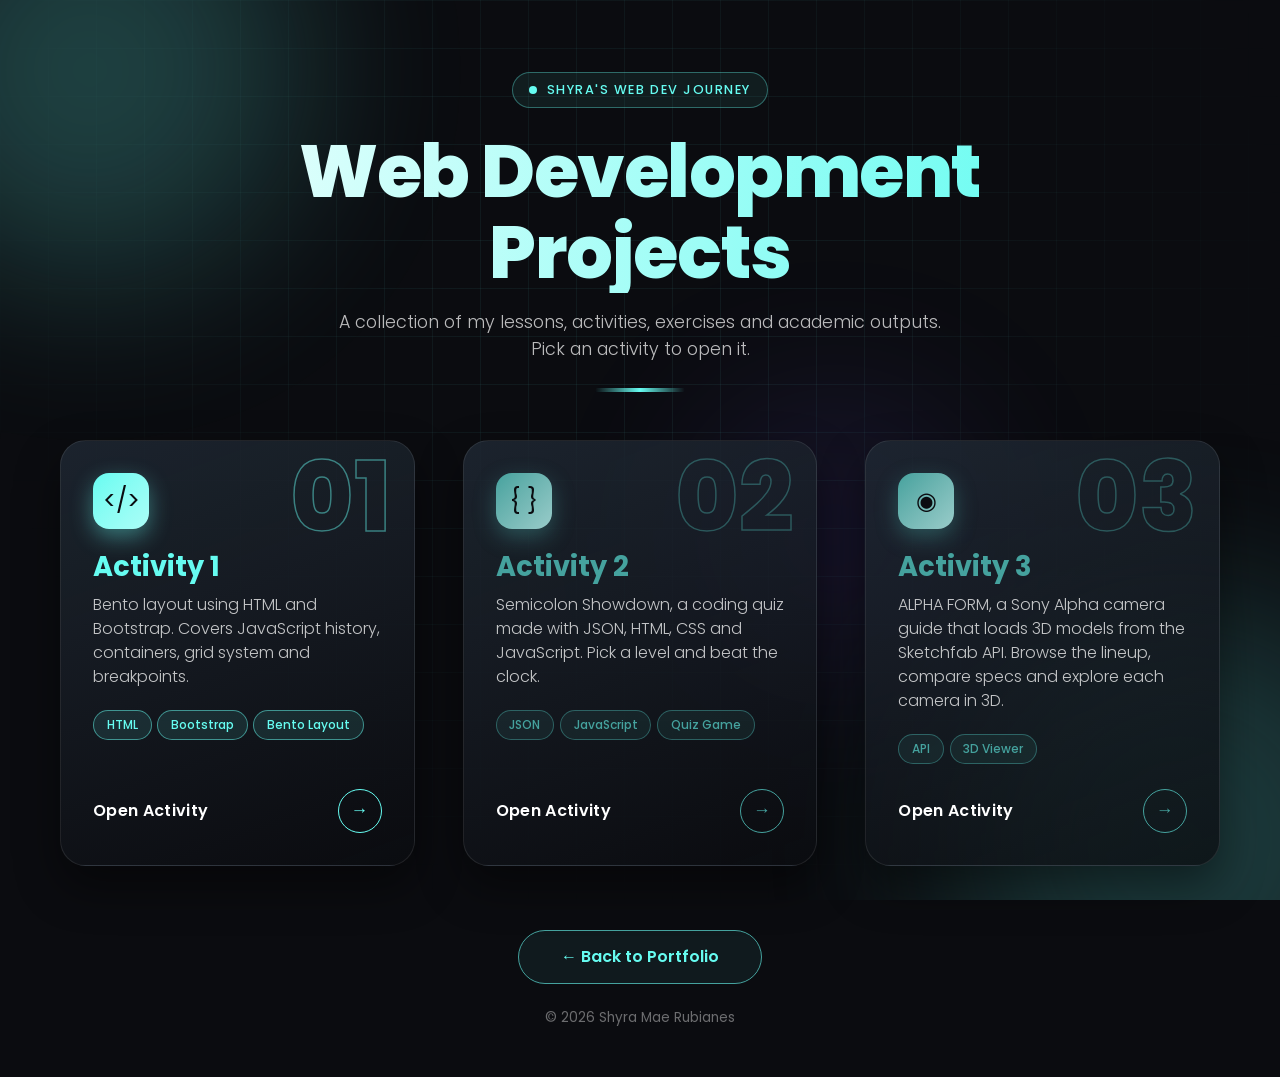
<file: index.html>
<!doctype html>
<html lang="en" data-bs-theme="dark">

<head>
  <meta charset="utf-8">
  <meta name="viewport" content="width=device-width, initial-scale=1">
  <title>Shyra - Web Development Projects</title>
  <link href="https://cdn.jsdelivr.net/npm/bootstrap@5.3.8/dist/css/bootstrap.min.css" rel="stylesheet"
    integrity="sha384-sRIl4kxILFvY47J16cr9ZwB07vP4J8+LH7qKQnuqkuIAvNWLzeN8tE5YBujZqJLB" crossorigin="anonymous">
  <link href="https://fonts.googleapis.com/css2?family=Poppins:wght@300;400;500;600;700;800&display=swap" rel="stylesheet">
  <style>
    :root {
      --bg: #0b0c10;
      --panel: #1f2833;
      --teal: #66fcf1;
      --teal-2: #45a29e;
    }

    html { scroll-behavior: smooth; }

    body {
      font-family: 'Poppins', sans-serif;
      background: var(--bg);
      color: #fff;
      min-height: 100vh;
      overflow-x: hidden;
      position: relative;
    }

    .bg-layer {
      position: fixed;
      inset: 0;
      pointer-events: none;
      z-index: 0;
      overflow: hidden;
    }

    .bg-grid {
      position: absolute;
      inset: 0;
      background-image:
        linear-gradient(rgba(102, 252, 241, .06) 1px, transparent 1px),
        linear-gradient(90deg, rgba(102, 252, 241, .06) 1px, transparent 1px);
      background-size: 48px 48px;
      -webkit-mask-image: radial-gradient(ellipse at 50% 30%, #000 20%, transparent 75%);
      mask-image: radial-gradient(ellipse at 50% 30%, #000 20%, transparent 75%);
      animation: gridMove 24s linear infinite;
    }

    @keyframes gridMove {
      to { background-position: 48px 48px, 48px 48px; }
    }

    .orb {
      position: absolute;
      border-radius: 50%;
      filter: blur(90px);
      opacity: .45;
      animation: float 14s ease-in-out infinite;
    }
    .orb-1 { width: 420px; height: 420px; background: var(--teal); top: -140px; left: -120px; opacity: .22; }
    .orb-2 { width: 480px; height: 480px; background: var(--teal-2); bottom: -180px; right: -140px; opacity: .3; animation-delay: -5s; }
    .orb-3 { width: 260px; height: 260px; background: #7c5cff; top: 45%; left: 55%; opacity: .14; animation-delay: -9s; }

    @keyframes float {
      0%, 100% { transform: translate(0, 0) scale(1); }
      33%      { transform: translate(40px, -30px) scale(1.08); }
      66%      { transform: translate(-30px, 35px) scale(.95); }
    }

    .particle {
      position: absolute;
      bottom: -10px;
      width: 4px;
      height: 4px;
      border-radius: 50%;
      background: var(--teal);
      opacity: 0;
      animation: rise linear infinite;
    }

    @keyframes rise {
      0%   { transform: translateY(0) scale(1); opacity: 0; }
      10%  { opacity: .7; }
      100% { transform: translateY(-105vh) scale(.4); opacity: 0; }
    }

    .page {
      position: relative;
      z-index: 1;
      max-width: 1200px;
      margin: 0 auto;
      padding: 4.5rem 1.25rem 3rem;
    }

    .eyebrow {
      display: inline-flex;
      align-items: center;
      gap: .6rem;
      padding: .45rem 1rem;
      border-radius: 999px;
      border: 1px solid rgba(102, 252, 241, .35);
      background: rgba(102, 252, 241, .07);
      color: var(--teal);
      font-size: .8rem;
      font-weight: 500;
      letter-spacing: .12em;
      text-transform: uppercase;
      backdrop-filter: blur(6px);
    }

    .eyebrow .dot {
      width: 8px;
      height: 8px;
      border-radius: 50%;
      background: var(--teal);
      box-shadow: 0 0 0 0 rgba(102, 252, 241, .7);
      animation: pulse 2s infinite;
    }

    @keyframes pulse {
      70%  { box-shadow: 0 0 0 10px rgba(102, 252, 241, 0); }
      100% { box-shadow: 0 0 0 0 rgba(102, 252, 241, 0); }
    }

    .hero-title {
      font-weight: 800;
      font-size: clamp(2.4rem, 6vw, 4.6rem);
      line-height: 1.1;
      letter-spacing: -.02em;
      background: linear-gradient(100deg, #fff 0%, var(--teal) 35%, var(--teal-2) 55%, #fff 80%);
      background-size: 250% 100%;
      -webkit-background-clip: text;
      background-clip: text;
      -webkit-text-fill-color: transparent;
      animation: shine 7s ease-in-out infinite;
    }

    @keyframes shine {
      0%, 100% { background-position: 0% 50%; }
      50%      { background-position: 100% 50%; }
    }

    .hero-sub {
      max-width: 620px;
      margin-inline: auto;
      color: rgba(255, 255, 255, .72);
      font-weight: 300;
      font-size: 1.1rem;
    }

    .divider {
      width: 90px;
      height: 4px;
      margin: 1.6rem auto 0;
      border-radius: 4px;
      background: linear-gradient(90deg, transparent, var(--teal), transparent);
      animation: grow 1.2s .5s both cubic-bezier(.2, .8, .2, 1);
    }

    @keyframes grow {
      from { width: 0; opacity: 0; }
      to   { width: 90px; opacity: 1; }
    }

    .reveal {
      opacity: 0;
      transform: translateY(28px);
      animation: fadeUp .9s cubic-bezier(.2, .8, .2, 1) forwards;
      animation-delay: calc(var(--i, 0) * 140ms + 100ms);
    }

    @keyframes fadeUp {
      to { opacity: 1; transform: translateY(0); }
    }

    .a-wrap { perspective: 1000px; }

    .a-card {
      --accent: var(--teal);
      --mx: 50%;
      --my: 50%;
      position: relative;
      display: flex;
      flex-direction: column;
      width: 100%;
      min-height: 300px;
      padding: 2rem;
      border-radius: 1.6rem;
      text-decoration: none;
      color: #fff;
      overflow: hidden;
      background: linear-gradient(160deg, rgba(31, 40, 51, .85), rgba(11, 12, 16, .75));
      border: 1px solid rgba(255, 255, 255, .09);
      backdrop-filter: blur(14px);
      -webkit-backdrop-filter: blur(14px);
      box-shadow: 0 20px 45px rgba(0, 0, 0, .45);
      transform-style: preserve-3d;
      transition: transform .25s ease, border-color .3s ease, box-shadow .3s ease;
    }

    .a-card--green { --accent: #45a29e; }

    .a-card--soon { cursor: default; }
    .a-card--soon:hover .a-arrow { transform: none; background: transparent; color: var(--accent); }

    .a-card::before {
      content: "";
      position: absolute;
      inset: 0;
      background: radial-gradient(420px circle at var(--mx) var(--my), color-mix(in srgb, var(--accent) 28%, transparent), transparent 60%);
      opacity: 0;
      transition: opacity .3s ease;
      pointer-events: none;
    }

    .a-card::after {
      content: "";
      position: absolute;
      top: 0;
      left: -80%;
      width: 50%;
      height: 100%;
      background: linear-gradient(100deg, transparent, rgba(255, 255, 255, .12), transparent);
      transform: skewX(-20deg);
      pointer-events: none;
    }

    .a-card:hover,
    .a-card:focus-visible {
      color: #fff;
      border-color: var(--accent);
      box-shadow: 0 25px 60px rgba(0, 0, 0, .55), 0 0 40px color-mix(in srgb, var(--accent) 30%, transparent);
      outline: none;
    }

    .a-card:hover::before,
    .a-card:focus-visible::before { opacity: 1; }

    .a-card:hover::after,
    .a-card:focus-visible::after {
      left: 130%;
      transition: left .9s ease;
    }

    .a-num {
      position: absolute;
      top: .6rem;
      right: 1.4rem;
      font-size: 6rem;
      font-weight: 800;
      line-height: 1;
      color: transparent;
      -webkit-text-stroke: 1.5px color-mix(in srgb, var(--accent) 45%, transparent);
      transition: transform .4s ease, -webkit-text-stroke-color .3s ease;
      user-select: none;
    }

    .a-card:hover .a-num {
      transform: translateY(-6px) scale(1.06);
      -webkit-text-stroke-color: var(--accent);
    }

    .a-icon {
      width: 56px;
      height: 56px;
      display: grid;
      place-items: center;
      border-radius: 16px;
      margin-bottom: 1.4rem;
      font-size: 1.5rem;
      color: #0b0c10;
      background: linear-gradient(135deg, var(--accent), color-mix(in srgb, var(--accent) 55%, #fff));
      box-shadow: 0 8px 22px color-mix(in srgb, var(--accent) 40%, transparent);
      transition: transform .35s cubic-bezier(.3, 1.6, .5, 1);
    }

    .a-card:hover .a-icon { transform: rotate(-8deg) scale(1.1); }

    .a-title {
      font-size: 1.7rem;
      font-weight: 700;
      margin-bottom: .6rem;
      color: var(--accent);
    }

    .a-desc {
      color: rgba(255, 255, 255, .75);
      font-weight: 300;
      margin-bottom: 1.3rem;
    }

    .a-tag {
      display: inline-block;
      padding: .3rem .8rem;
      margin: 0 .35rem .35rem 0;
      border-radius: 999px;
      font-size: .75rem;
      font-weight: 500;
      color: var(--accent);
      border: 1px solid color-mix(in srgb, var(--accent) 50%, transparent);
      background: color-mix(in srgb, var(--accent) 10%, transparent);
    }

    .a-open {
      margin-top: auto;
      padding-top: 1.2rem;
      display: flex;
      align-items: center;
      justify-content: space-between;
      font-weight: 600;
      letter-spacing: .02em;
    }

    .a-arrow {
      width: 44px;
      height: 44px;
      display: grid;
      place-items: center;
      border-radius: 50%;
      border: 1px solid var(--accent);
      color: var(--accent);
      font-size: 1.1rem;
      transition: background .3s ease, color .3s ease, transform .3s ease;
    }

    .a-card:hover .a-arrow {
      background: var(--accent);
      color: #0b0c10;
      transform: translateX(6px);
    }

    .btn-back {
      position: relative;
      overflow: hidden;
      padding: .9rem 2.6rem;
      border-radius: 999px;
      font-weight: 600;
      color: var(--teal);
      background: rgba(102, 252, 241, .06);
      border: 1px solid var(--teal-2);
      transition: color .35s ease, box-shadow .35s ease, transform .25s ease;
      z-index: 0;
    }

    .btn-back::before {
      content: "";
      position: absolute;
      inset: 0;
      background: linear-gradient(90deg, var(--teal-2), var(--teal));
      transform: translateX(-101%);
      transition: transform .4s cubic-bezier(.2, .8, .2, 1);
      z-index: -1;
    }

    .btn-back:hover {
      color: #0b0c10;
      transform: translateY(-3px);
      box-shadow: 0 10px 28px rgba(102, 252, 241, .3);
    }

    .btn-back:hover::before { transform: translateX(0); }

    .footer-note {
      color: rgba(255, 255, 255, .4);
      font-size: .85rem;
    }

    @media (prefers-reduced-motion: reduce) {
      *, *::before, *::after {
        animation: none !important;
        transition: none !important;
      }
      .reveal { opacity: 1; transform: none; }
    }
  </style>
</head>

<body>

  <div class="bg-layer" aria-hidden="true">
    <div class="bg-grid"></div>
    <div class="orb orb-1"></div>
    <div class="orb orb-2"></div>
    <div class="orb orb-3"></div>
    <div id="particles"></div>
  </div>

  <main class="page">

    <header class="text-center mb-5">
      <div class="reveal" style="--i:0">
        <span class="eyebrow"><span class="dot"></span> Shyra's Web Dev Journey</span>
      </div>
      <h1 class="hero-title mt-4 mb-3 reveal" style="--i:1">Web Development<br>Projects</h1>
      <p class="hero-sub reveal" style="--i:2">
        A collection of my lessons, activities, exercises and academic outputs. Pick an activity to open it.
      </p>
      <div class="divider"></div>
    </header>

    <section class="row g-4 g-lg-5 justify-content-center" id="activityList"></section>

    <div class="text-center mt-5 pt-3 reveal" style="--i:6">
      <a href="https://shyramrbns.github.io/" class="btn btn-back">&larr; Back to Portfolio</a>
      <p class="footer-note mt-4 mb-0">&copy; 2026 Shyra Mae Rubianes</p>
    </div>

  </main>

  <script src="https://cdn.jsdelivr.net/npm/bootstrap@5.3.8/dist/js/bootstrap.bundle.min.js"
    integrity="sha384-FKyoEForCGlyvwx9Hj09JcYn3nv7wiPVlz7YYwJrWVcXK/BmnVDxM+D2scQbITxI"
    crossorigin="anonymous"></script>

  <script>

    var activities = [
      {
        title: "Activity 1",
        description: "Bento layout using HTML and Bootstrap. Covers JavaScript history, containers, grid system and breakpoints.",
        tags: ["HTML", "Bootstrap", "Bento Layout"],
        link: "BENTO/index.html",
        icon: "&lt;/&gt;",
        color: "teal"
      },
      {
        title: "Activity 2",
        description: "Semicolon Showdown, a coding quiz made with JSON, HTML, CSS and JavaScript. Pick a level and beat the clock.",
        tags: ["JSON", "JavaScript", "Quiz Game"],
        link: "JSON/index.html",
        icon: "{ }",
        color: "green"
      },
      {
        title: "Activity 3",
        description: "ALPHA FORM, a Sony Alpha camera guide that loads 3D models from the Sketchfab API. Browse the lineup, compare specs and explore each camera in 3D.",
        tags: ["API", "3D Viewer"],
        link: "API/index.html",
        icon: "&#9673;",
        color: "green"
      }
    ];

    var list = document.getElementById("activityList");
    var reduceMotion = window.matchMedia("(prefers-reduced-motion: reduce)").matches;
    var canHover = window.matchMedia("(hover: hover)").matches;

    activities.forEach(function (a, i) {
      var col = document.createElement("div");
      col.className = "col-12 col-md-6 col-lg-4 d-flex a-wrap reveal";
      col.style.setProperty("--i", i + 3);

      var tags = a.tags.map(function (t) {
        return '<span class="a-tag">' + t + '</span>';
      }).join("");

      var num = String(i + 1).padStart(2, "0");

      col.innerHTML =
        '<' + (a.soon ? 'div' : 'a href="' + a.link + '"') + ' class="a-card a-card--' + a.color + (a.soon ? ' a-card--soon' : '') + '">' +
          '<span class="a-num">' + num + '</span>' +
          '<div class="a-icon">' + a.icon + '</div>' +
          '<h3 class="a-title">' + a.title + '</h3>' +
          '<p class="a-desc">' + a.description + '</p>' +
          '<div>' + tags + '</div>' +
          '<div class="a-open"><span>' + (a.soon ? 'Coming Soon' : 'Open Activity') + '</span><span class="a-arrow">' + (a.soon ? '&hellip;' : '&rarr;') + '</span></div>' +
        '</' + (a.soon ? 'div' : 'a') + '>';

      list.appendChild(col);

      var card = col.querySelector(".a-card");

      if (canHover && !reduceMotion && !a.soon) {
        card.addEventListener("mousemove", function (e) {
          var r = card.getBoundingClientRect();
          var x = e.clientX - r.left;
          var y = e.clientY - r.top;
          var rx = ((y / r.height) - 0.5) * -8;
          var ry = ((x / r.width) - 0.5) * 8;
          card.style.setProperty("--mx", x + "px");
          card.style.setProperty("--my", y + "px");
          card.style.transform = "rotateX(" + rx + "deg) rotateY(" + ry + "deg) translateY(-6px)";
        });
        card.addEventListener("mouseleave", function () {
          card.style.transform = "";
        });
      }
    });


    if (!reduceMotion) {
      var box = document.getElementById("particles");
      for (var p = 0; p < 22; p++) {
        var s = document.createElement("span");
        s.className = "particle";
        s.style.left = Math.random() * 100 + "%";
        s.style.animationDuration = (9 + Math.random() * 12) + "s";
        s.style.animationDelay = (-Math.random() * 20) + "s";
        var size = 2 + Math.random() * 4;
        s.style.width = size + "px";
        s.style.height = size + "px";
        box.appendChild(s);
      }
    }
  </script>
</body>

</html>
</file>
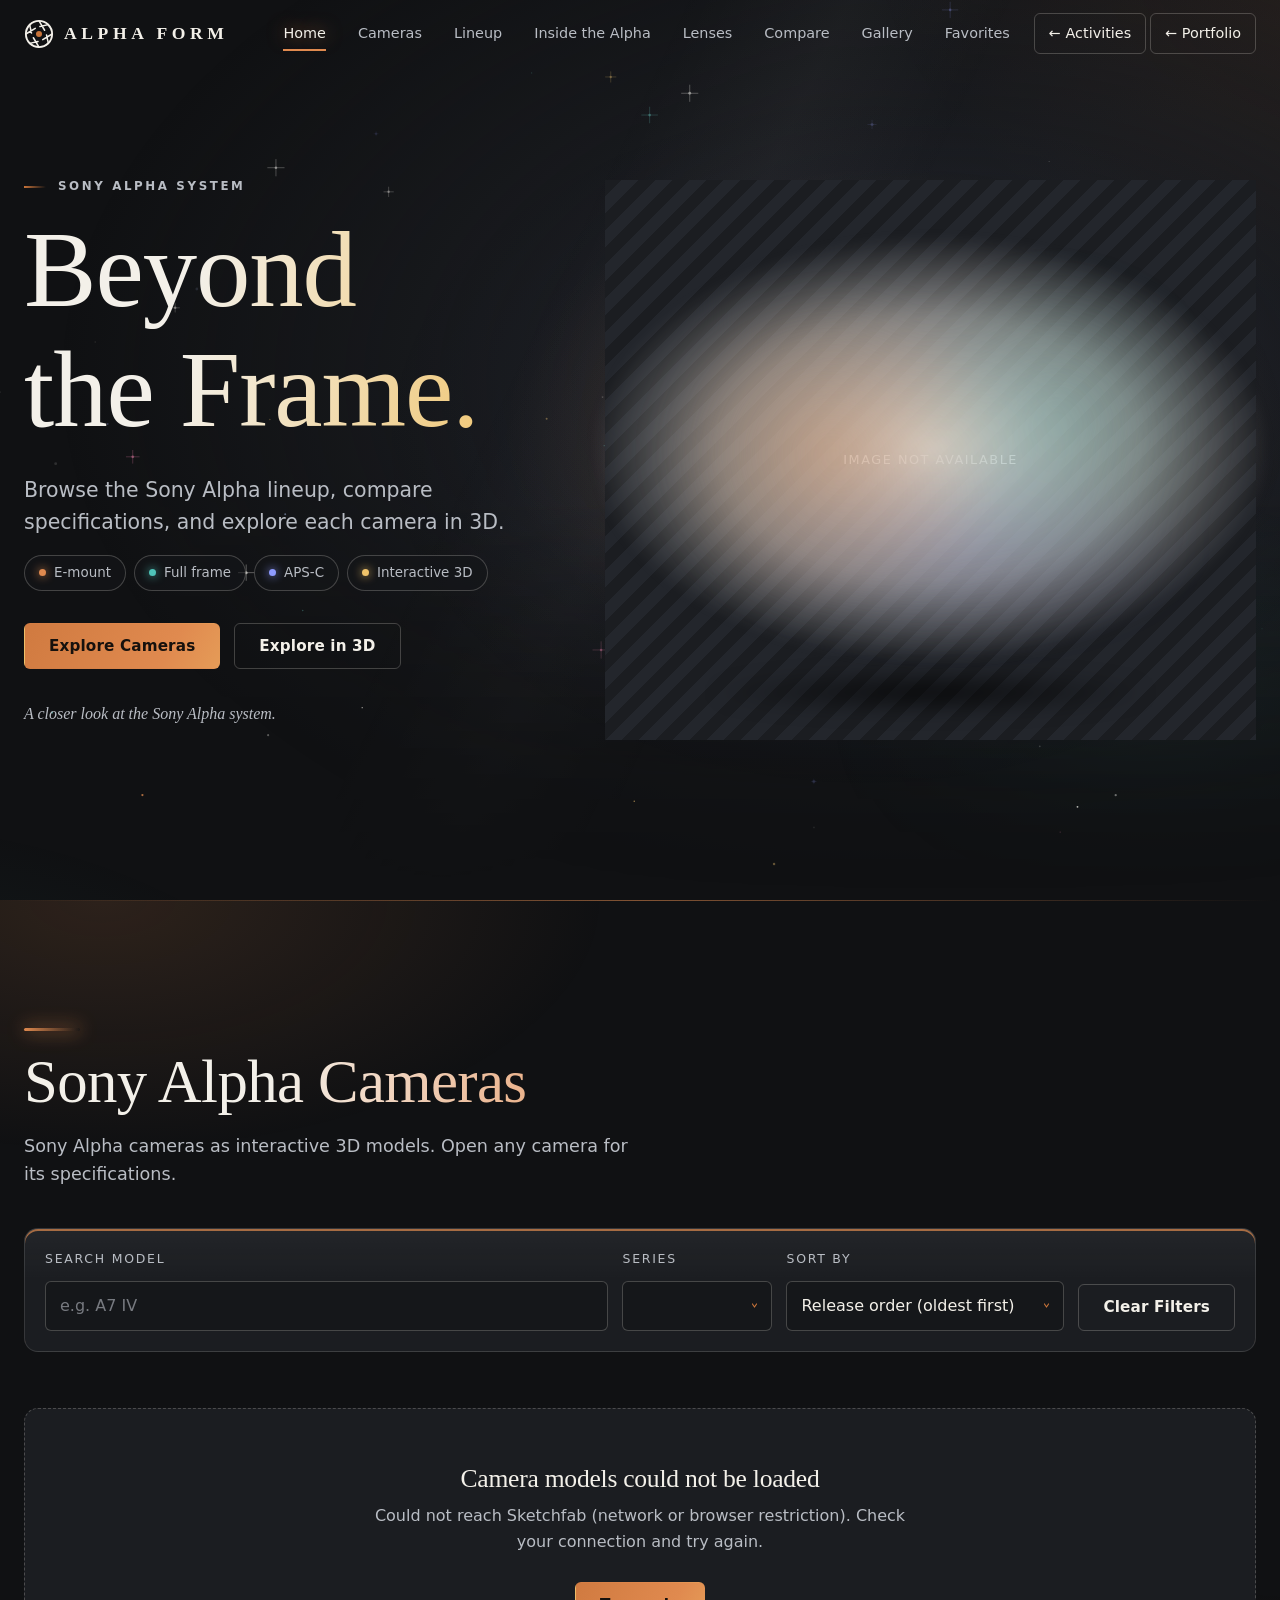
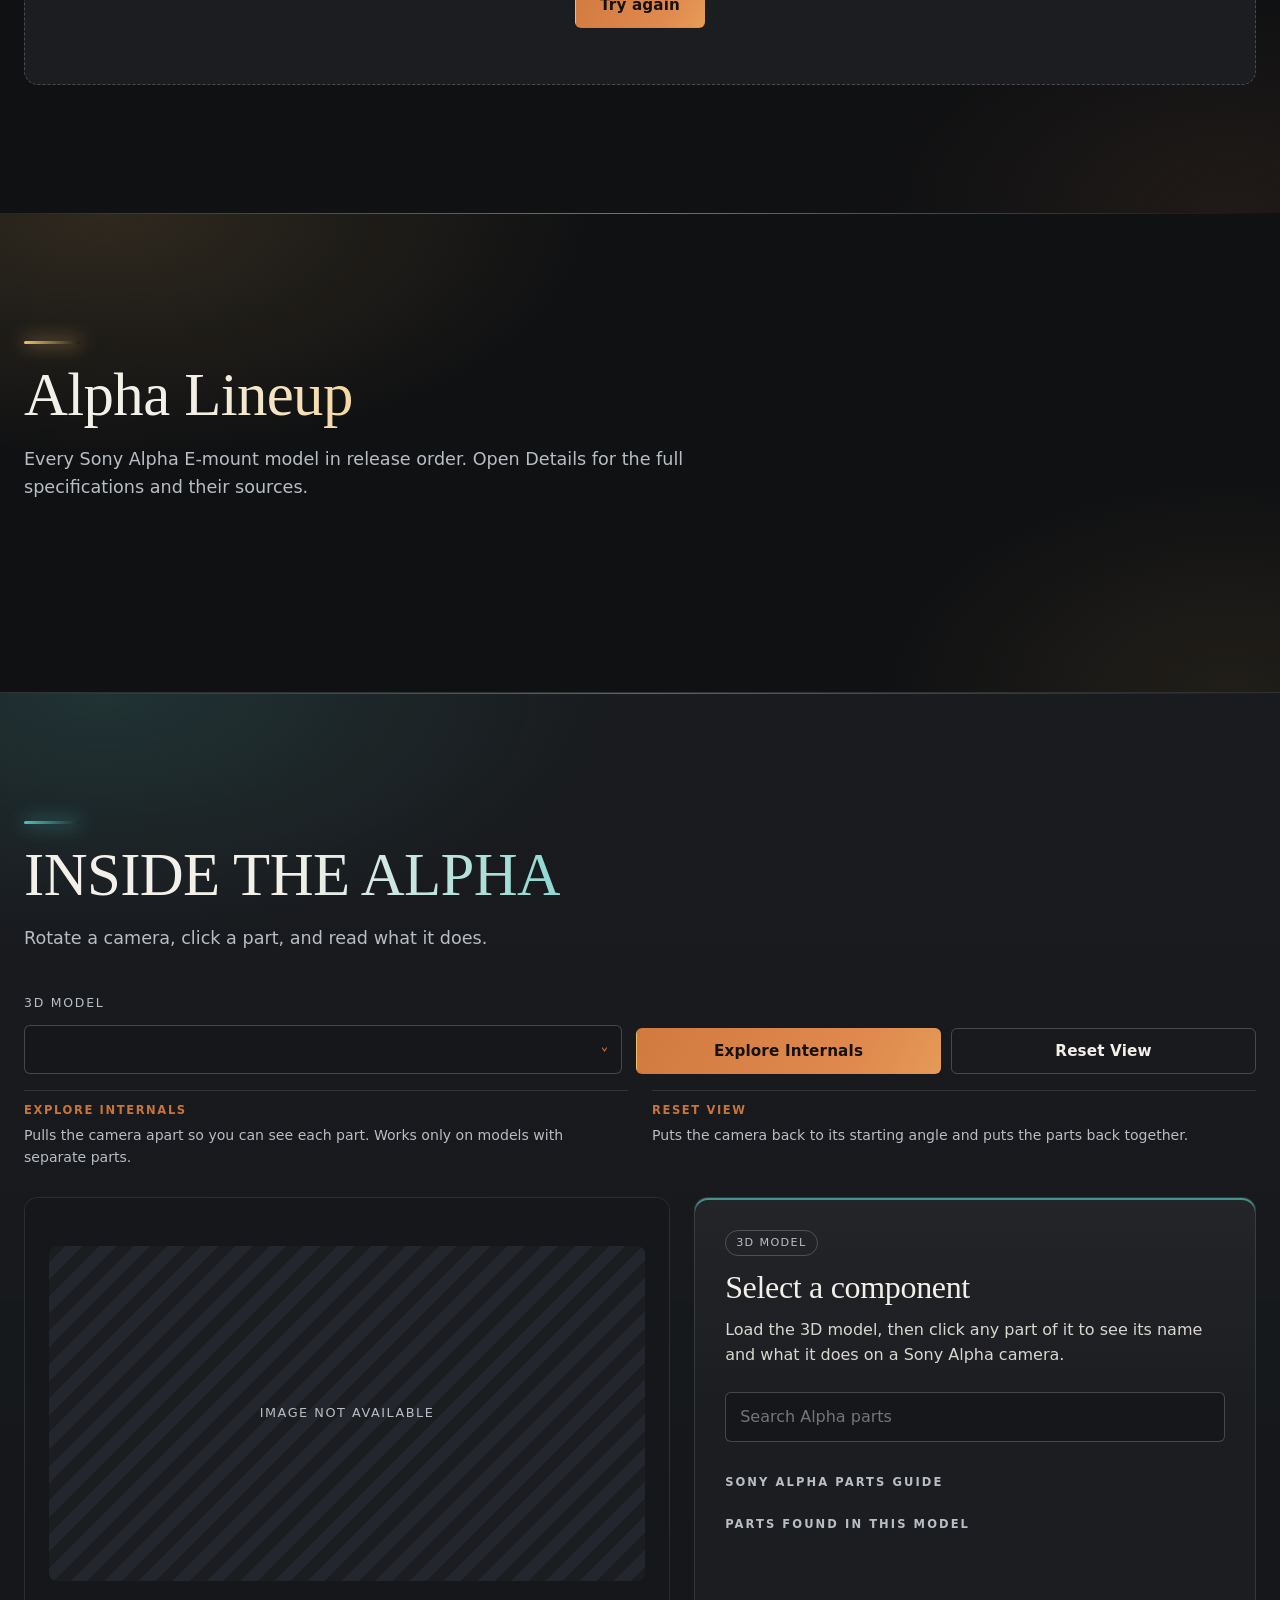
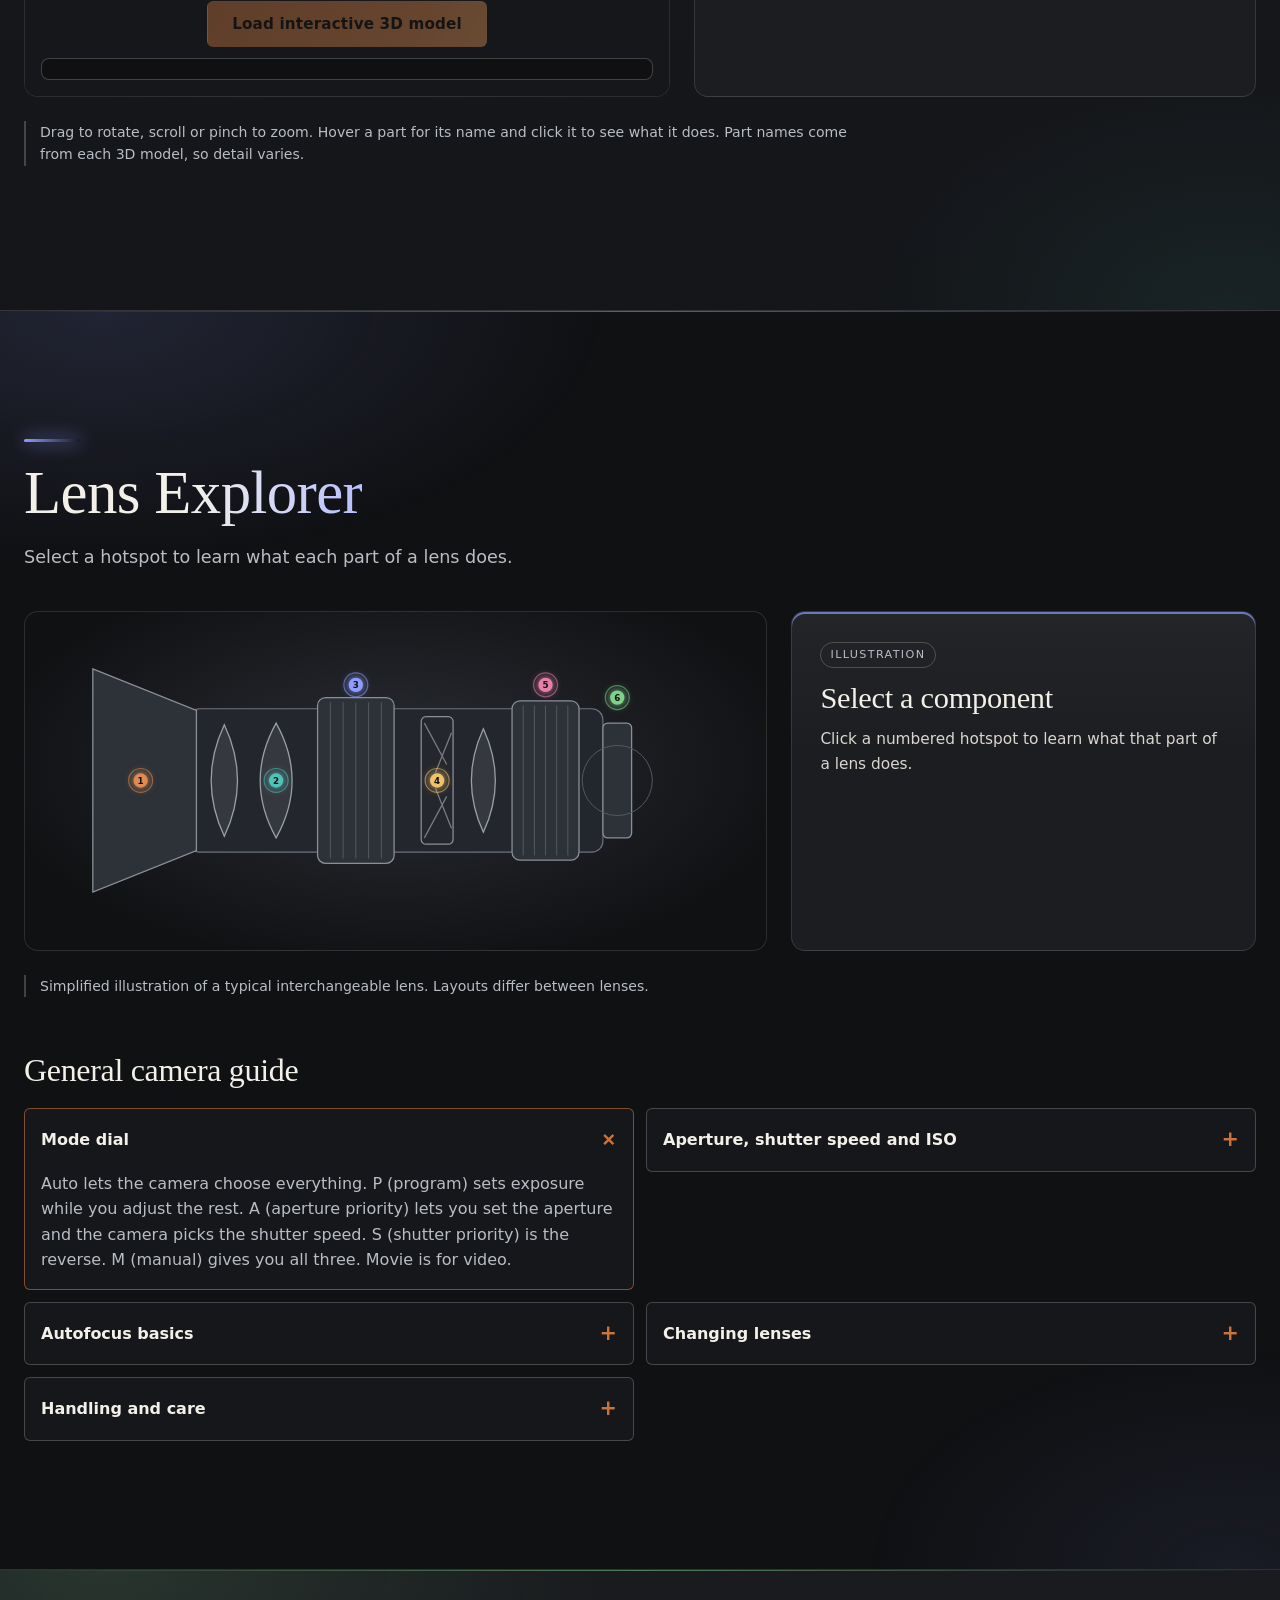
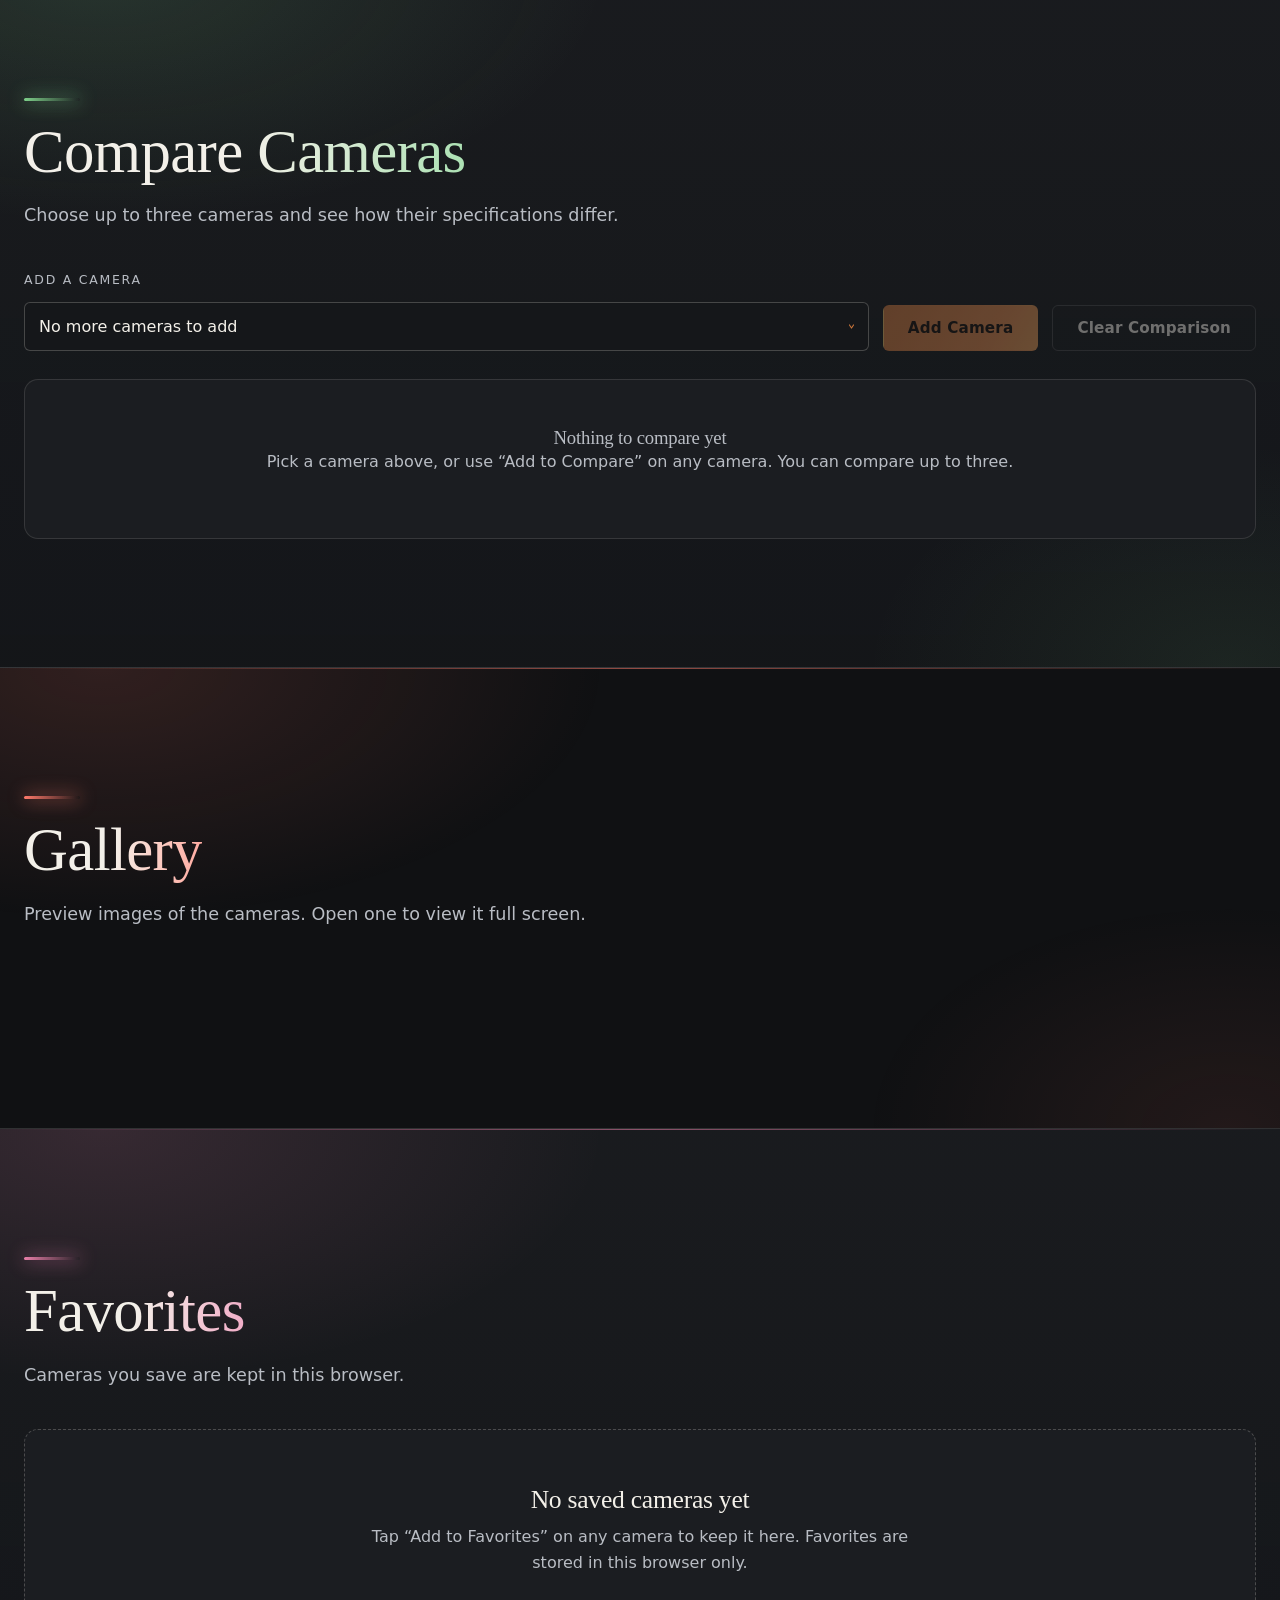
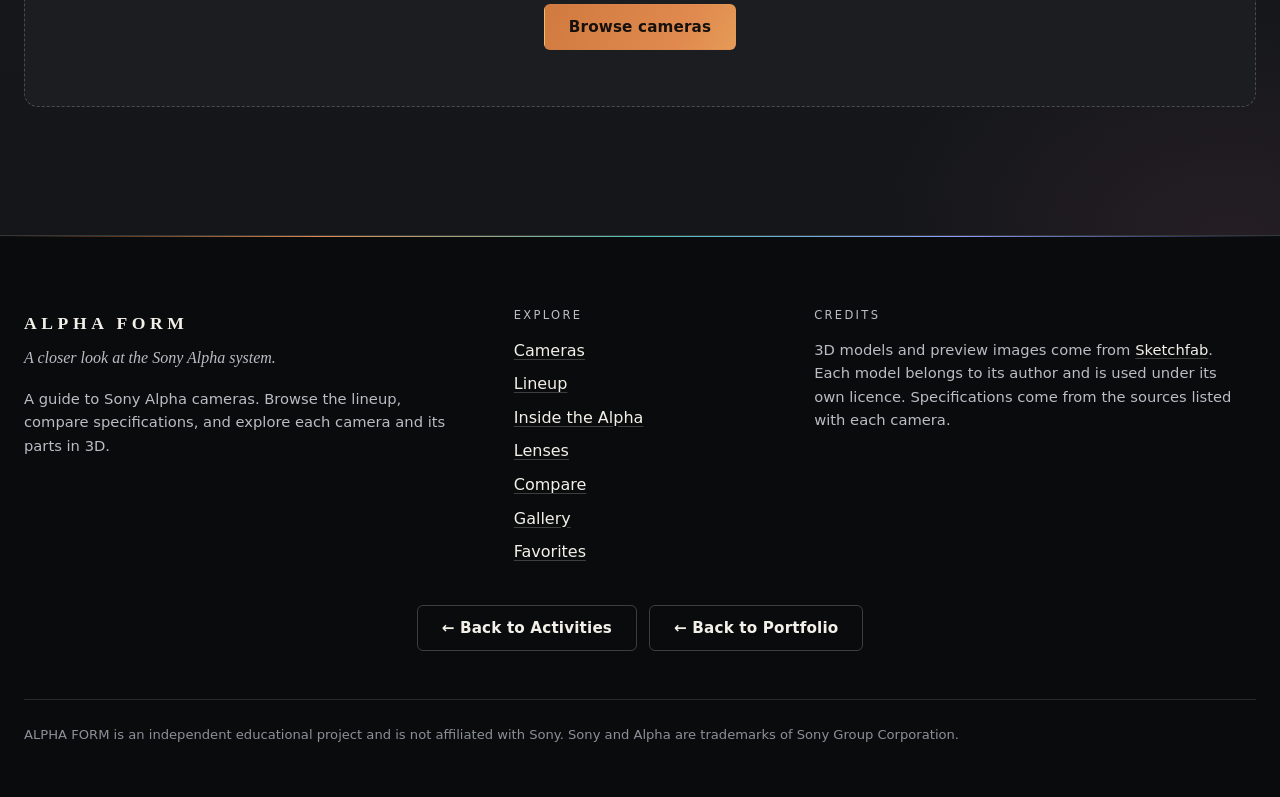
<file: API/index.html>
<!DOCTYPE html>
<html lang="en">

<head>
    <meta charset="utf-8">
    <meta name="viewport" content="width=device-width, initial-scale=1">
    <title>ALPHA FORM — A closer look at the Sony Alpha system</title>
    <meta name="description"
        content="ALPHA FORM is an independent guide to Sony Alpha cameras: browse the lineup, compare specifications and explore each camera in 3D.">
    <meta name="theme-color" content="#101113">
    <link rel="stylesheet" href="style.css">
    <script src="script.js" defer></script>
</head>

<body>
    <div class="progress" id="progress" aria-hidden="true"></div>
    <canvas id="sparks" aria-hidden="true"></canvas>
    <a class="skip" href="#cameras">Skip to cameras</a>

    <header class="nav" id="nav">
        <div class="nav__inner">
            <a class="brand" href="#home" aria-label="ALPHA FORM — home">
                <svg class="brand__mark" viewBox="0 0 32 32" aria-hidden="true">
                    <circle cx="16" cy="16" r="14" fill="none" stroke="currentColor" stroke-width="2" />
                    <path
                        d="M16 2 L22 12 M30 16 L20 22 M16 30 L10 20 M2 16 L12 10 M25.9 6 L17 8 M26 26 L24 17 M6 26 L15 24 M6 6 L8 15"
                        stroke="currentColor" stroke-width="1.6" fill="none" stroke-linecap="round" />
                    <circle cx="16" cy="16" r="3.2" fill="#C8743A" />
                </svg>
                <span class="brand__word">ALPHA FORM</span>
            </a>
            <button class="nav__toggle" id="navToggle" type="button" aria-expanded="false" aria-controls="navLinks">
                <span class="sr-only">Menu</span><span class="nav__bars" aria-hidden="true"></span>
            </button>
            <nav id="navLinks" class="nav__links" aria-label="Primary">
                <a href="#home" data-nav="home">Home</a>
                <a href="#cameras" data-nav="cameras">Cameras</a>
                <a href="#lineup" data-nav="lineup">Lineup</a>
                <a href="#inside" data-nav="inside">Inside the Alpha</a>
                <a href="#lenses" data-nav="lenses">Lenses</a>
                <a href="#compare" data-nav="compare">Compare <span class="badge" id="compareBadge" hidden>0</span></a>
                <a href="#gallery" data-nav="gallery">Gallery</a>
                <a href="#favorites" data-nav="favorites">Favorites <span class="badge" id="favBadge"
                        hidden>0</span></a>
                <a class="nav__back" href="../index.html">&larr; Activities</a>
                <a class="nav__back" href="https://shyramrbns.github.io/">&larr; Portfolio</a>
            </nav>
        </div>
    </header>

    <main id="main">
        <noscript>
            <p class="container notice">ALPHA FORM needs JavaScript to load camera models.</p>
        </noscript>

        <section id="home" class="hero" aria-labelledby="hero-title" data-section>
            <div class="hero__light" aria-hidden="true"></div>
            <div class="hero__grid container">
                <div class="hero__copy">
                    <p class="eyebrow">Sony Alpha system</p>
                    <h1 id="hero-title">Beyond<br>the Frame.</h1>
                    <p class="lede">Browse the Sony Alpha lineup, compare specifications, and explore each camera in 3D.
                    </p>
                    <ul class="hero__chips" aria-label="System highlights">
                        <li style="--i:0">E-mount</li>
                        <li style="--i:1">Full frame</li>
                        <li style="--i:2">APS-C</li>
                        <li style="--i:3">Interactive 3D</li>
                    </ul>
                    <div class="hero__actions">
                        <a class="btn btn--primary" href="#cameras">Explore Cameras</a>
                        <a class="btn btn--ghost" href="#inside">Explore in 3D</a>
                    </div>
                    <p class="tagline">A closer look at the Sony Alpha system.</p>
                </div>
                <figure class="hero__media" id="heroMedia">
                    <div class="hero__glow" aria-hidden="true"></div>
                    <div class="skeleton skeleton--hero" aria-hidden="true"></div>
                    <div class="hero__floor" aria-hidden="true"></div>
                </figure>
            </div>
        </section>

        <section id="cameras" class="section" aria-labelledby="cameras-title" data-section>
            <div class="container">
                <header class="section__head reveal">
                    <h2 id="cameras-title">Sony Alpha Cameras</h2>
                    <p class="section__sub">Sony Alpha cameras as interactive 3D models. Open any camera for its
                        specifications.</p>
                </header>

                <div class="toolbar reveal" role="search" aria-label="Filter cameras">
                    <label class="field field--grow"><span>Search model</span>
                        <input type="search" id="fQuery" placeholder="e.g. A7 IV" autocomplete="off">
                    </label>
                    <label class="field"><span>Series</span><select id="fSeries"></select></label>
                    <label class="field"><span>Sort by</span>
                        <select id="fSort">
                            <option value="old">Release order (oldest first)</option>
                            <option value="new">Release order (newest first)</option>
                            <option value="name">Model name (A–Z)</option>
                            <option value="likes">Most liked</option>
                        </select>
                    </label>
                    <button class="btn btn--ghost" id="clearFilters" type="button">Clear Filters</button>
                </div>
                <p class="count" id="resultCount" aria-live="polite"></p>

                <div class="grid" id="cameraGrid" aria-busy="true"></div>
                <div id="cameraStatus"></div>
            </div>
        </section>

        <section id="lineup" class="section" aria-labelledby="lineup-title" data-section>
            <div class="container">
                <header class="section__head reveal">
                    <h2 id="lineup-title">Alpha Lineup</h2>
                    <p class="section__sub">Every Sony Alpha E-mount model in release order. Open Details for the full
                        specifications and their sources.</p>
                </header>
                <div class="seg reveal" id="lineupFilter" role="group" aria-label="Filter lineup by series"></div>
                <div class="reveal" id="lineupOut"></div>
            </div>
        </section>

        <section id="inside" class="section section--dark" aria-labelledby="inside-title" data-section>
            <div class="container">
                <header class="section__head reveal">
                    <h2 id="inside-title">INSIDE THE ALPHA</h2>
                    <p class="section__sub">Rotate a camera, click a part, and read what it does.</p>
                </header>

                <div class="ana-controls reveal">
                    <label class="field field--grow"><span>3D model</span><select id="vModel"></select></label>
                    <div class="ana-controls__btns">
                        <button class="btn btn--primary" type="button" id="vExplode"
                            title="Pull the camera apart to see its parts">Explore Internals</button>
                        <button class="btn btn--ghost" type="button" id="vReset"
                            title="Go back to the starting angle">Reset View</button>
                    </div>
                </div>
                <dl class="ana-help reveal">
                    <div>
                        <dt>Explore Internals</dt>
                        <dd>Pulls the camera apart so you can see each part. Works only on models with separate parts.
                        </dd>
                    </div>
                    <div>
                        <dt>Reset View</dt>
                        <dd>Puts the camera back to its starting angle and puts the parts back together.</dd>
                    </div>
                </dl>

                <div class="ana ana--viewer reveal">
                    <div class="viewer" id="viewerStage">
                        <div class="viewer__poster" id="viewerPoster">
                            <div class="viewer__img" id="viewerPosterImg"></div>
                            <button class="btn btn--primary" type="button" id="viewerLoad">Load interactive 3D
                                model</button>
                        </div>
                        <div class="viewer__frame" id="viewerFrameWrap"></div>
                        <p class="viewer__status" id="viewerStatus" role="status" aria-live="polite"></p>
                        <p class="viewer__hover" id="viewerHover" hidden></p>
                    </div>
                    <aside class="panel" id="viewerPanel" aria-label="Component details">
                        <div id="partInfo" aria-live="polite"></div>
                        <label class="sr-only" for="partFilter">Search parts</label>
                        <input class="parts-filter" type="search" id="partFilter" placeholder="Search Alpha parts"
                            autocomplete="off">
                        <h4 id="guideH">Sony Alpha parts guide</h4>
                        <ul class="parts" id="guideList"></ul>
                        <h4>Parts found in this model</h4>
                        <ul class="parts" id="partsList"></ul>
                        <h4 id="annoH" hidden>Annotations by the author</h4>
                        <ul class="parts" id="annoList" hidden></ul>
                    </aside>
                </div>
                <p class="note" id="viewerCredit">Drag to rotate, scroll or pinch to zoom. Hover a part for its name and
                    click it to see what it does. Part names come from each 3D model, so detail varies.</p>
            </div>
        </section>

        <section id="lenses" class="section" aria-labelledby="lenses-title" data-section>
            <div class="container">
                <header class="section__head reveal">
                    <h2 id="lenses-title">Lens Explorer</h2>
                    <p class="section__sub">Select a hotspot to learn what each part of a lens does.</p>
                </header>
                <div class="ana reveal">
                    <div class="ana__stage" id="lensStage"></div>
                    <aside class="panel" id="lensPanel" aria-live="polite" aria-label="Lens component details"></aside>
                </div>
                <p class="note">Simplified illustration of a typical interchangeable lens. Layouts differ between
                    lenses.</p>

                <div class="guide reveal" id="guide">
                    <h3>General camera guide</h3>
                    <div class="guide__list">
                        <details open>
                            <summary>Mode dial</summary>
                            <p>Auto lets the camera choose everything. P (program) sets exposure while you adjust the
                                rest. A (aperture priority) lets you set the aperture and the camera picks the shutter
                                speed. S (shutter priority) is the reverse. M (manual) gives you all three. Movie is for
                                video.</p>
                        </details>
                        <details>
                            <summary>Aperture, shutter speed and ISO</summary>
                            <p>Aperture (the f-number) controls how much light enters: a lower number lets in more light
                                and blurs the background more. Shutter speed controls how long the sensor is exposed:
                                fast speeds freeze motion, slow ones blur it. ISO brightens the image electronically:
                                higher values help in the dark but add noise.</p>
                        </details>
                        <details>
                            <summary>Autofocus basics</summary>
                            <p>Press the shutter button halfway to focus. Single AF locks focus once, which suits still
                                subjects. Continuous AF keeps refocusing, which suits moving subjects. Eye AF, where a
                                camera offers it, follows a person’s or animal’s eye.</p>
                        </details>
                        <details>
                            <summary>Changing lenses</summary>
                            <p>Switch the camera off, hold the lens release button and turn the lens to remove it. Fit
                                the new lens by lining up the marks and turning until it clicks. Keep the body facing
                                down while the mount is open so dust stays out.</p>
                        </details>
                        <details>
                            <summary>Handling and care</summary>
                            <p>Hold the grip with your right hand and support the lens with your left. Keep caps on when
                                you are not shooting, clean the lens with a blower and a microfibre cloth, and never
                                touch the sensor.</p>
                        </details>
                    </div>
                </div>
            </div>
        </section>

        <section id="compare" class="section section--dark" aria-labelledby="compare-title" data-section>
            <div class="container">
                <header class="section__head reveal">
                    <h2 id="compare-title">Compare Cameras</h2>
                    <p class="section__sub">Choose up to three cameras and see how their specifications differ.</p>
                </header>
                <div class="compare-controls reveal">
                    <label class="field field--grow"><span>Add a camera</span><select id="compareAdd"></select></label>
                    <button class="btn btn--primary" type="button" id="compareAddBtn">Add Camera</button>
                    <button class="btn btn--ghost" type="button" id="compareClear">Clear Comparison</button>
                </div>
                <div id="compareOut" class="compare reveal"></div>
            </div>
        </section>

        <section id="gallery" class="section" aria-labelledby="gallery-title" data-section>
            <div class="container">
                <header class="section__head reveal">
                    <h2 id="gallery-title">Gallery</h2>
                    <p class="section__sub">Preview images of the cameras. Open one to view it full screen.</p>
                </header>
                <div class="gallery" id="galleryGrid"></div>
                <div class="center"><button class="btn btn--ghost" type="button" id="galleryMore" hidden>Load more
                        images</button></div>
            </div>
        </section>

        <section id="favorites" class="section section--dark" aria-labelledby="fav-title" data-section>
            <div class="container">
                <header class="section__head reveal">
                    <h2 id="fav-title">Favorites</h2>
                    <p class="section__sub">Cameras you save are kept in this browser.</p>
                </header>
                <div class="grid grid--fav" id="favGrid"></div>
            </div>
        </section>
    </main>

    <footer class="footer">
        <div class="container footer__grid">
            <div>
                <p class="brand brand--footer"><span class="brand__word">ALPHA FORM</span></p>
                <p class="footer__tag">A closer look at the Sony Alpha system.</p>
                <p class="footer__text">A guide to Sony Alpha cameras. Browse the lineup, compare specifications, and
                    explore each camera and its parts in 3D.</p>
            </div>
            <nav aria-label="Footer">
                <h3 class="footer__h">Explore</h3>
                <ul>
                    <li><a href="#cameras">Cameras</a></li>
                    <li><a href="#lineup">Lineup</a></li>
                    <li><a href="#inside">Inside the Alpha</a></li>
                    <li><a href="#lenses">Lenses</a></li>
                    <li><a href="#compare">Compare</a></li>
                    <li><a href="#gallery">Gallery</a></li>
                    <li><a href="#favorites">Favorites</a></li>
                </ul>
            </nav>
            <div>
                <h3 class="footer__h">Credits</h3>
                <p class="footer__text">3D models and preview images come from <a href="https://sketchfab.com"
                        target="_blank" rel="noopener noreferrer">Sketchfab</a>. Each model belongs to its author and is
                    used under its own licence. Specifications come from the sources listed with each camera.</p>
            </div>
        </div>
        <div class="container footer__back">
            <a class="btn btn--ghost" href="../index.html">&larr; Back to Activities</a>
            <a class="btn btn--ghost" href="https://shyramrbns.github.io/">&larr; Back to Portfolio</a>
        </div>
        <div class="container footer__legal">
            <p>ALPHA FORM is an independent educational project and is not affiliated with Sony. Sony and Alpha are
                trademarks of Sony Group Corporation.</p>
        </div>
    </footer>

    <div class="modal" id="modal" role="dialog" aria-modal="true" aria-labelledby="modalTitle" hidden>
        <div class="modal__backdrop" data-action="modal-close"></div>
        <div class="modal__sheet" id="modalSheet">
            <button class="icon-btn modal__close" type="button" data-action="modal-close"
                aria-label="Close details">✕</button>
            <div class="modal__body" id="modalBody"></div>
        </div>
    </div>

    <div class="lightbox" id="lightbox" role="dialog" aria-modal="true" aria-label="Image viewer" hidden>
        <div class="lightbox__backdrop" data-action="lb-close"></div>
        <button class="icon-btn lightbox__close" type="button" data-action="lb-close"
            aria-label="Close image viewer">✕</button>
        <button class="icon-btn lightbox__nav lightbox__nav--prev" type="button" data-action="lb-prev"
            aria-label="Previous image">‹</button>
        <figure class="lightbox__fig">
            <img id="lbImg" alt="">
            <figcaption><span id="lbCap"></span><span class="lightbox__count" id="lbCount" aria-live="polite"></span>
            </figcaption>
        </figure>
        <button class="icon-btn lightbox__nav lightbox__nav--next" type="button" data-action="lb-next"
            aria-label="Next image">›</button>
    </div>

    <div class="toast" id="toast" role="status" aria-live="polite"></div>
</body>

</html>
</file>
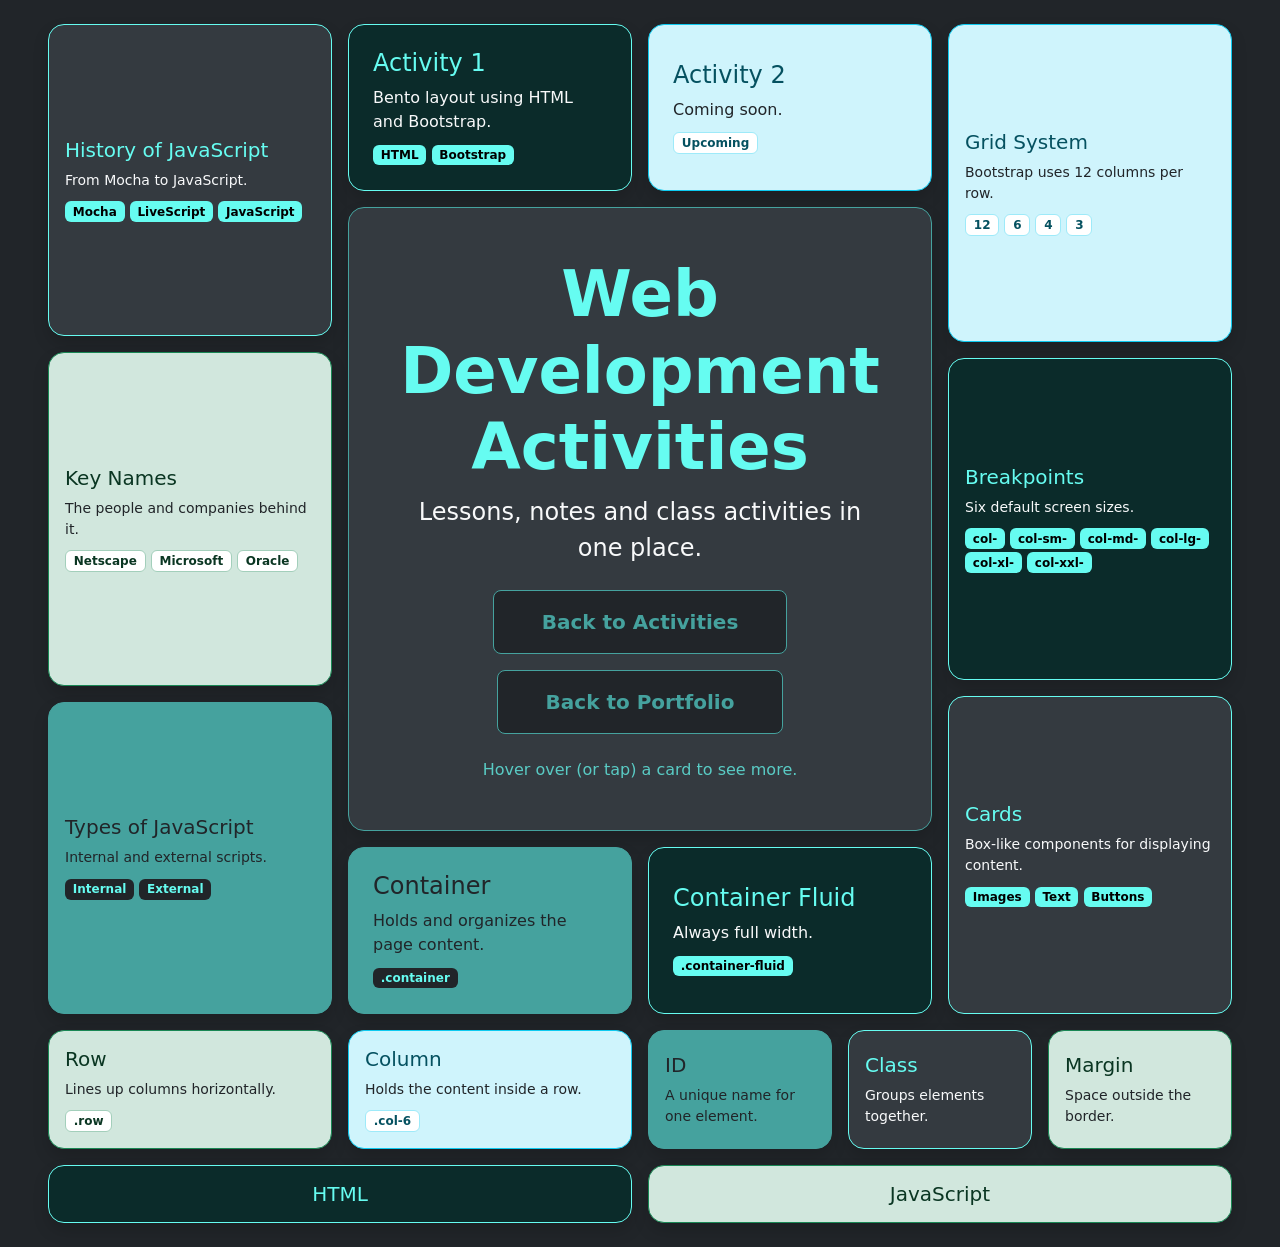
<file: BENTO/index.html>
<!doctype html>
<html lang="en" data-bs-theme="dark">

<head>
  <meta charset="utf-8">
  <meta name="viewport" content="width=device-width, initial-scale=1">
  <title>Shyra - Web Development Activities</title>
  <link href="https://cdn.jsdelivr.net/npm/bootstrap@5.3.8/dist/css/bootstrap.min.css" rel="stylesheet"
    integrity="sha384-sRIl4kxILFvY47J16cr9ZwB07vP4J8+LH7qKQnuqkuIAvNWLzeN8tE5YBujZqJLB" crossorigin="anonymous">
</head>

<body class="bg-dark text-white mx-auto"
  style="max-width:1440px; --bs-info-rgb:102,252,241; --bs-success-rgb:69,162,158; --bs-info-bg-subtle:#0b2b2a; --bs-border-opacity:.55;">

  <div class="container-fluid d-flex flex-column gap-3 py-3 py-md-4 px-3 px-md-4 px-xl-5">

    <div class="row g-3">

      <div class="col-12 col-lg-6 order-lg-2 d-flex flex-column gap-3">

        <div class="row g-3">

          <div class="col-12 col-sm-6 d-flex">
            <div tabindex="0" data-hover
              class="card w-100 bg-info-subtle border-info rounded-4 p-4 justify-content-center shadow">
              <div data-front>
                <h3 class="h4 text-info">Activity 1</h3>
                <p class="text-light mb-2">Bento layout using HTML and Bootstrap.</p>
                <div>
                  <span class="badge text-bg-info">HTML</span>
                  <span class="badge text-bg-info">Bootstrap</span>
                </div>
              </div>
              <div data-back class="d-none">
                <h3 class="h4 text-info">Activity 1</h3>
                <p class="text-light mb-0">A bento layout made with rows, columns and cards.</p>
              </div>
            </div>
          </div>

          <div class="col-12 col-sm-6 d-flex">
            <div tabindex="0" data-hover data-bs-theme="light"
              class="card w-100 bg-info-subtle border-info rounded-4 p-4 justify-content-center shadow">
              <div data-front>
                <h3 class="h4 text-info-emphasis">Activity 2</h3>
                <p class="text-body mb-2">Coming soon.</p>
                <div><span class="badge bg-white text-info-emphasis border border-info-subtle">Upcoming</span></div>
              </div>
              <div data-back class="d-none">
                <h3 class="h4 text-info-emphasis">Activity 2</h3>
                <p class="text-body mb-0">Not added yet.</p>
              </div>
            </div>
          </div>

        </div>

        <div tabindex="0" data-hover
          class="card flex-grow-1 w-100 bg-body-secondary border-success rounded-4 p-4 p-md-5 py-md-5 text-center justify-content-center shadow">
          <div data-front>
            <h1 class="display-3 fw-bold text-info">Web Development Activities</h1>
            <p class="lead fs-4 text-light mb-4">Lessons, notes and class activities in one place.</p>
          </div>
          <div data-back class="d-none">
            <h1 class="display-3 fw-bold text-info">Web Development Activities</h1>
            <p class="lead fs-4 text-light mb-4">Covers JavaScript history and types, HTML and Bootstrap terms, the grid system and breakpoints.</p>
          </div>
          <div class="d-flex gap-3 justify-content-center flex-wrap">
            <a href="../index.html" class="btn btn-dark btn-lg px-5 py-3 border border-success text-success fw-semibold">Back to Activities</a>
            <a href="https://shyramrbns.github.io/" class="btn btn-dark btn-lg px-5 py-3 border border-success text-success fw-semibold">Back to Portfolio</a>
          </div>
          <p class="text-info opacity-75 mt-4 mb-0">Hover over (or tap) a card to see more.</p>
        </div>

        <div class="row g-3">

          <div class="col-12 col-sm-6 d-flex">
            <div tabindex="0" data-hover
              class="card w-100 bg-success border-success rounded-4 p-4 justify-content-center shadow">
              <div data-front>
                <h3 class="h4 text-dark">Container</h3>
                <p class="text-dark mb-2">Holds and organizes the page content.</p>
                <div><span class="badge bg-dark text-info">.container</span></div>
              </div>
              <div data-back class="d-none">
                <h3 class="h4 text-dark">Container</h3>
                <p class="text-dark mb-0">Bootstrap's .container uses predefined maximum widths that change with screen size.</p>
              </div>
            </div>
          </div>

          <div class="col-12 col-sm-6 d-flex">
            <div tabindex="0" data-hover
              class="card w-100 bg-info-subtle border-info rounded-4 p-4 justify-content-center shadow">
              <div data-front>
                <h3 class="h4 text-info">Container Fluid</h3>
                <p class="text-light mb-2">Always full width.</p>
                <div><span class="badge text-bg-info">.container-fluid</span></div>
              </div>
              <div data-back class="d-none">
                <h3 class="h4 text-info">Container Fluid</h3>
                <p class="text-light mb-0">.container-fluid takes up 100% of the available width.</p>
              </div>
            </div>
          </div>

        </div>

      </div>

      <div class="col-12 col-md-6 col-lg-3 order-lg-1 d-flex flex-column gap-3">

        <div tabindex="0" data-hover
          class="card flex-grow-1 w-100 bg-body-secondary border-info rounded-4 p-3 justify-content-center shadow">
          <div data-front>
            <h3 class="h5 text-info">History of JavaScript</h3>
            <p class="text-light small mb-2">From Mocha to JavaScript.</p>
            <div>
              <span class="badge text-bg-info">Mocha</span>
              <span class="badge text-bg-info">LiveScript</span>
              <span class="badge text-bg-info">JavaScript</span>
            </div>
          </div>
          <div data-back class="d-none">
            <h3 class="h5 text-info">History of JavaScript</h3>
            <p class="text-light small mb-0">Brendan Eich created it at Netscape. It was named Mocha, then LiveScript, and became JavaScript in 1995. It is not the same as Java.</p>
          </div>
        </div>

        <div tabindex="0" data-hover data-bs-theme="light"
          class="card flex-grow-1 w-100 bg-success-subtle border-success rounded-4 p-3 justify-content-center shadow">
          <div data-front>
            <h3 class="h5 text-success-emphasis">Key Names</h3>
            <p class="text-body small mb-2">The people and companies behind it.</p>
            <div>
              <span class="badge bg-white text-success-emphasis border border-success-subtle">Netscape</span>
              <span class="badge bg-white text-success-emphasis border border-success-subtle">Microsoft</span>
              <span class="badge bg-white text-success-emphasis border border-success-subtle">Oracle</span>
            </div>
          </div>
          <div data-back class="d-none">
            <h3 class="h5 text-success-emphasis">Key Names</h3>
            <p class="text-body small mb-0">Netscape Navigator is where it started. Microsoft added similar scripting to Internet Explorer in 1995. Oracle bought Sun Microsystems in 2010.</p>
          </div>
        </div>

        <div tabindex="0" data-hover
          class="card flex-grow-1 w-100 bg-success border-success rounded-4 p-3 justify-content-center shadow">
          <div data-front>
            <h3 class="h5 text-dark">Types of JavaScript</h3>
            <p class="text-dark small mb-2">Internal and external scripts.</p>
            <div>
              <span class="badge bg-dark text-info">Internal</span>
              <span class="badge bg-dark text-info">External</span>
            </div>
          </div>
          <div data-back class="d-none">
            <h3 class="h5 text-dark">Types of JavaScript</h3>
            <p class="text-dark small mb-0">Internal goes inside the HTML file in a <code class="text-dark">&lt;script&gt;</code> tag. External is a separate .js file linked with <code class="text-dark">&lt;script src="script.js"&gt;</code>.</p>
          </div>
        </div>

      </div>

      <div class="col-12 col-md-6 col-lg-3 order-lg-3 d-flex flex-column gap-3">

        <div tabindex="0" data-hover data-bs-theme="light"
          class="card flex-grow-1 w-100 bg-info-subtle border-info rounded-4 p-3 justify-content-center shadow">
          <div data-front>
            <h3 class="h5 text-info-emphasis">Grid System</h3>
            <p class="text-body small mb-2">Bootstrap uses 12 columns per row.</p>
            <div>
              <span class="badge bg-white text-info-emphasis border border-info-subtle">12</span>
              <span class="badge bg-white text-info-emphasis border border-info-subtle">6</span>
              <span class="badge bg-white text-info-emphasis border border-info-subtle">4</span>
              <span class="badge bg-white text-info-emphasis border border-info-subtle">3</span>
            </div>
          </div>
          <div data-back class="d-none">
            <h3 class="h5 text-info-emphasis">Grid System</h3>
            <p class="text-body small mb-0">12 is full width, 6 is half, 4 is one-third and 3 is one-fourth. The sizes in a row add up to 12.</p>
          </div>
        </div>

        <div tabindex="0" data-hover
          class="card flex-grow-1 w-100 bg-info-subtle border-info rounded-4 p-3 justify-content-center shadow">
          <div data-front>
            <h3 class="h5 text-info">Breakpoints</h3>
            <p class="text-light small mb-2">Six default screen sizes.</p>
            <div>
              <span class="badge text-bg-info">col-</span>
              <span class="badge text-bg-info">col-sm-</span>
              <span class="badge text-bg-info">col-md-</span>
              <span class="badge text-bg-info">col-lg-</span>
              <span class="badge text-bg-info">col-xl-</span>
              <span class="badge text-bg-info">col-xxl-</span>
            </div>
          </div>
          <div data-back class="d-none">
            <h3 class="h5 text-info">Breakpoints</h3>
            <p class="text-light small mb-0">Extra small, small, medium, large, extra large and extra extra large. Each one has its own class prefix.</p>
          </div>
        </div>

        <div tabindex="0" data-hover
          class="card flex-grow-1 w-100 bg-body-secondary border-info rounded-4 p-3 justify-content-center shadow">
          <div data-front>
            <h3 class="h5 text-info">Cards</h3>
            <p class="text-light small mb-2">Box-like components for displaying content.</p>
            <div>
              <span class="badge text-bg-info">Images</span>
              <span class="badge text-bg-info">Text</span>
              <span class="badge text-bg-info">Buttons</span>
            </div>
          </div>
          <div data-back class="d-none">
            <h3 class="h5 text-info">Cards</h3>
            <p class="text-light small mb-0">Cards display content such as images, text and buttons. Every box on this page is a card.</p>
          </div>
        </div>

      </div>

    </div>

    <div class="row g-3">

      <div class="col-12 col-sm-6 col-lg-3 d-flex">
        <div tabindex="0" data-hover data-bs-theme="light"
          class="card w-100 bg-success-subtle border-success rounded-4 p-3 justify-content-center shadow">
          <div data-front>
            <h3 class="h5 text-success-emphasis">Row</h3>
            <p class="text-body small mb-2">Lines up columns horizontally.</p>
            <div><span class="badge bg-white text-success-emphasis border border-success-subtle">.row</span></div>
          </div>
          <div data-back class="d-none">
            <h3 class="h5 text-success-emphasis">Row</h3>
            <p class="text-body small mb-0">A row organizes columns horizontally. Columns always go inside a row.</p>
          </div>
        </div>
      </div>

      <div class="col-12 col-sm-6 col-lg-3 d-flex">
        <div tabindex="0" data-hover data-bs-theme="light"
          class="card w-100 bg-info-subtle border-info rounded-4 p-3 justify-content-center shadow">
          <div data-front>
            <h3 class="h5 text-info-emphasis">Column</h3>
            <p class="text-body small mb-2">Holds the content inside a row.</p>
            <div><span class="badge bg-white text-info-emphasis border border-info-subtle">.col-6</span></div>
          </div>
          <div data-back class="d-none">
            <h3 class="h5 text-info-emphasis">Column</h3>
            <p class="text-body small mb-0">Columns share the 12-column grid. For example, col-6 takes half of the row.</p>
          </div>
        </div>
      </div>

      <div class="col-12 col-sm-4 col-lg-2 d-flex">
        <div tabindex="0" data-hover
          class="card w-100 bg-success border-success rounded-4 p-3 justify-content-center shadow">
          <div data-front>
            <h3 class="h5 text-dark">ID</h3>
            <p class="text-dark small mb-0">A unique name for one element.</p>
          </div>
          <div data-back class="d-none">
            <h3 class="h5 text-dark">ID</h3>
            <p class="text-dark small mb-0">An id identifies a single HTML element, so it is used once per page.</p>
          </div>
        </div>
      </div>

      <div class="col-12 col-sm-4 col-lg-2 d-flex">
        <div tabindex="0" data-hover
          class="card w-100 bg-body-secondary border-info rounded-4 p-3 justify-content-center shadow">
          <div data-front>
            <h3 class="h5 text-info">Class</h3>
            <p class="text-light small mb-0">Groups elements together.</p>
          </div>
          <div data-back class="d-none">
            <h3 class="h5 text-info">Class</h3>
            <p class="text-light small mb-0">A class can be used on many elements to give them the same styling or behavior.</p>
          </div>
        </div>
      </div>

      <div class="col-12 col-sm-4 col-lg-2 d-flex">
        <div tabindex="0" data-hover data-bs-theme="light"
          class="card w-100 bg-success-subtle border-success rounded-4 p-3 justify-content-center shadow">
          <div data-front>
            <h3 class="h5 text-success-emphasis">Margin</h3>
            <p class="text-body small mb-0">Space outside the border.</p>
          </div>
          <div data-back class="d-none">
            <h3 class="h5 text-success-emphasis">Margin</h3>
            <p class="text-body small mb-0">Margin is the space outside an element's border that separates it from other elements.</p>
          </div>
        </div>
      </div>

    </div>

    <div class="row g-3">

      <div class="col-12 col-sm-6 d-flex">
        <div tabindex="0" data-hover
          class="card w-100 bg-info-subtle border-info rounded-4 p-3 text-center justify-content-center shadow">
          <div data-front><h4 class="h5 text-info mb-0">HTML</h4></div>
          <div data-back class="d-none"><p class="text-light small mb-0">The structure of every page.</p></div>
        </div>
      </div>

      <div class="col-12 col-sm-6 d-flex">
        <div tabindex="0" data-hover data-bs-theme="light"
          class="card w-100 bg-success-subtle border-success rounded-4 p-3 text-center justify-content-center shadow">
          <div data-front><h4 class="h5 text-success-emphasis mb-0">JavaScript</h4></div>
          <div data-back class="d-none"><p class="text-body small mb-0">Makes pages interactive.</p></div>
        </div>
      </div>

    </div>

  </div>

  <script src="https://cdn.jsdelivr.net/npm/bootstrap@5.3.8/dist/js/bootstrap.bundle.min.js"
    integrity="sha384-FKyoEForCGlyvwx9Hj09JcYn3nv7wiPVlz7YYwJrWVcXK/BmnVDxM+D2scQbITxI"
    crossorigin="anonymous"></script>

  <script>
    document.querySelectorAll('[data-hover]').forEach(function (card) {
      var front = card.querySelector('[data-front]');
      var back = card.querySelector('[data-back]');
      function show() { front.classList.add('d-none'); back.classList.remove('d-none'); }
      function hide() { back.classList.add('d-none'); front.classList.remove('d-none'); }
      card.addEventListener('mouseenter', show);
      card.addEventListener('mouseleave', hide);
      card.addEventListener('focus', show);
      card.addEventListener('blur', hide);
    });
  </script>
</body>

</html>
</file>
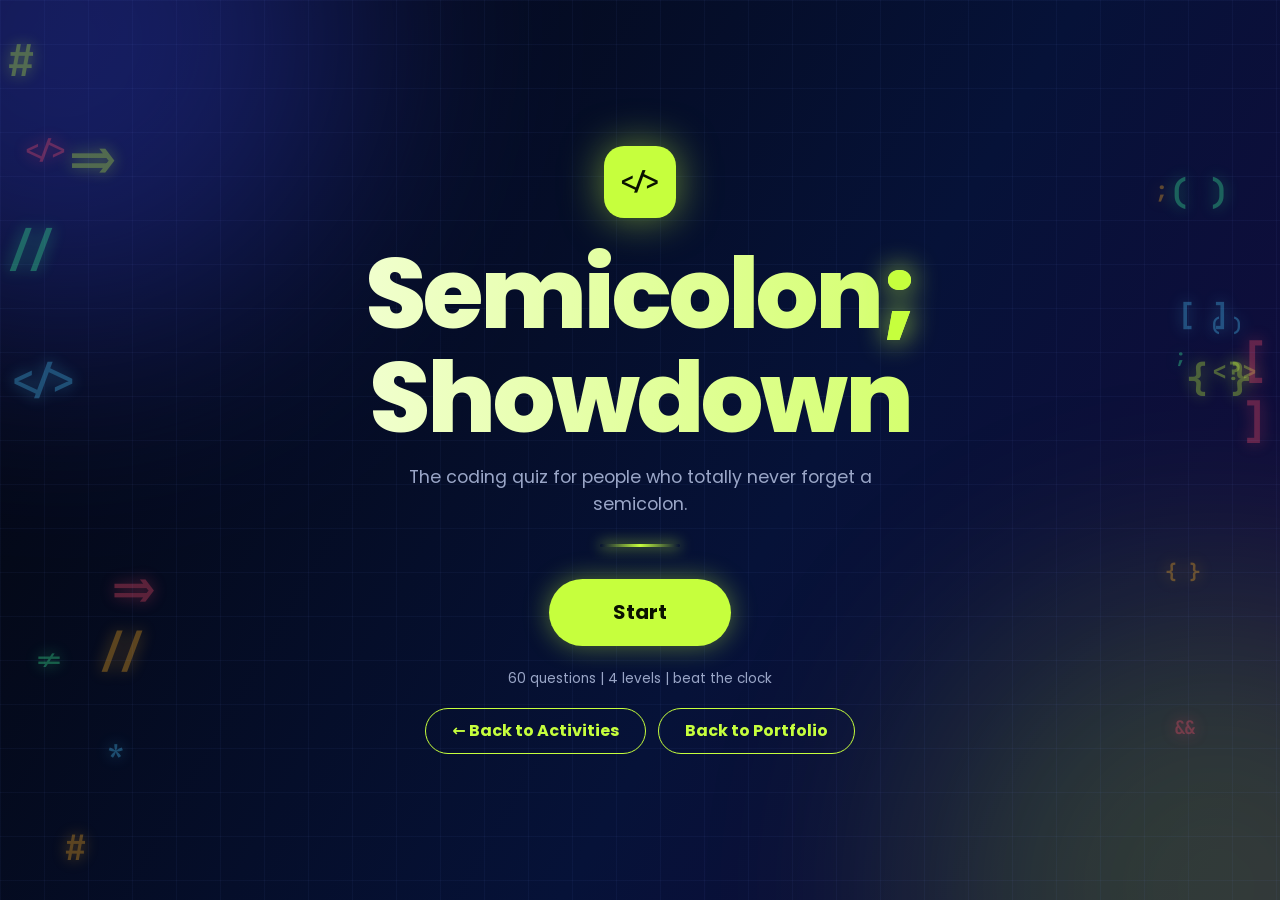
<file: JSON/index.html>
<!DOCTYPE html>
<html lang="en">
<head>
  <meta charset="UTF-8">
  <meta name="viewport" content="width=device-width, initial-scale=1">
  <title>Semicolon Showdown</title>
  <link rel="preconnect" href="https://fonts.googleapis.com">
  <link rel="preconnect" href="https://fonts.gstatic.com" crossorigin>
  <link href="https://fonts.googleapis.com/css2?family=Poppins:wght@400;500;600;700;800&family=JetBrains+Mono:wght@500&display=swap" rel="stylesheet">
  <link rel="stylesheet" href="style.css">
</head>
<body>
  <div class="glow g1"></div><div class="glow g2"></div>
  <div id="deco" class="deco" aria-hidden="true"></div>
  <main>
    <p id="error" class="error" hidden>Can't load data.json. Open this folder with VS Code Live Server or host it online (GitHub Pages).</p>

    <section id="home" class="hero" hidden>
      <div class="logo mono">&lt;/&gt;</div>
      <h1>Semicolon<span>;</span><br>Showdown</h1>
      <p class="sub">The coding quiz for people who totally never forget a semicolon.</p>
      <div class="rule"></div>
      <button id="start" class="btn big-btn">Start</button>
      <p id="facts" class="facts"></p>
      <div class="row">
        <a class="btn ghost small" href="../index.html">&larr; Back to Activities</a>
        <a class="btn ghost small" href="https://shyramrbns.github.io/">Back to Portfolio</a>
      </div>
    </section>

    <section id="levels" hidden>
      <h2 class="title">Pick your level</h2>
      <p class="sub">Tap a level to begin. The clock starts on the first question.</p>
      <div id="grid" class="grid"></div>
      <div class="row">
        <button id="back-home" class="btn ghost small">Back</button>
        <a class="btn ghost small" href="../index.html">&larr; Back to Activities</a>
        <a class="btn ghost small" href="https://shyramrbns.github.io/">Back to Portfolio</a>
      </div>
    </section>

    <section id="quiz" class="panel" hidden>
      <div class="hud"><span id="qcount"></span><span id="live"></span><span id="clock" class="mono"></span></div>
      <div class="track"><div id="fill"></div></div>
      <span id="lang" class="tag"></span>
      <h2 id="question"></h2>
      <pre id="code" hidden><code></code></pre>
      <div id="choices" class="choices"></div>
      <div id="feedback" class="feedback" hidden>
        <b id="ftitle"></b>
        <p id="ftext"></p>
        <button id="next" class="btn small">Next question</button>
      </div>
      <button id="quit" class="quit">Quit</button>
    </section>

    <section id="result" class="panel center" hidden>
      <div id="stamp" class="stamp"></div>
      <p id="big" class="big"></p>
      <p id="msg" class="muted"></p>
      <p id="record" class="record" hidden>New record!</p>
      <dl class="stats" id="stats"></dl>
      <div id="missed-box" class="left" hidden><h3>Questions you missed</h3><ul id="missed"></ul></div>
      <div class="row">
        <button id="retry" class="btn">Try again</button>
        <button id="menu" class="btn ghost">Change level</button>
        <button id="home-btn" class="btn ghost">Home</button>
      </div>
    </section>
  </main>
  <script src="script.js"></script>
</body>
</html>
</file>
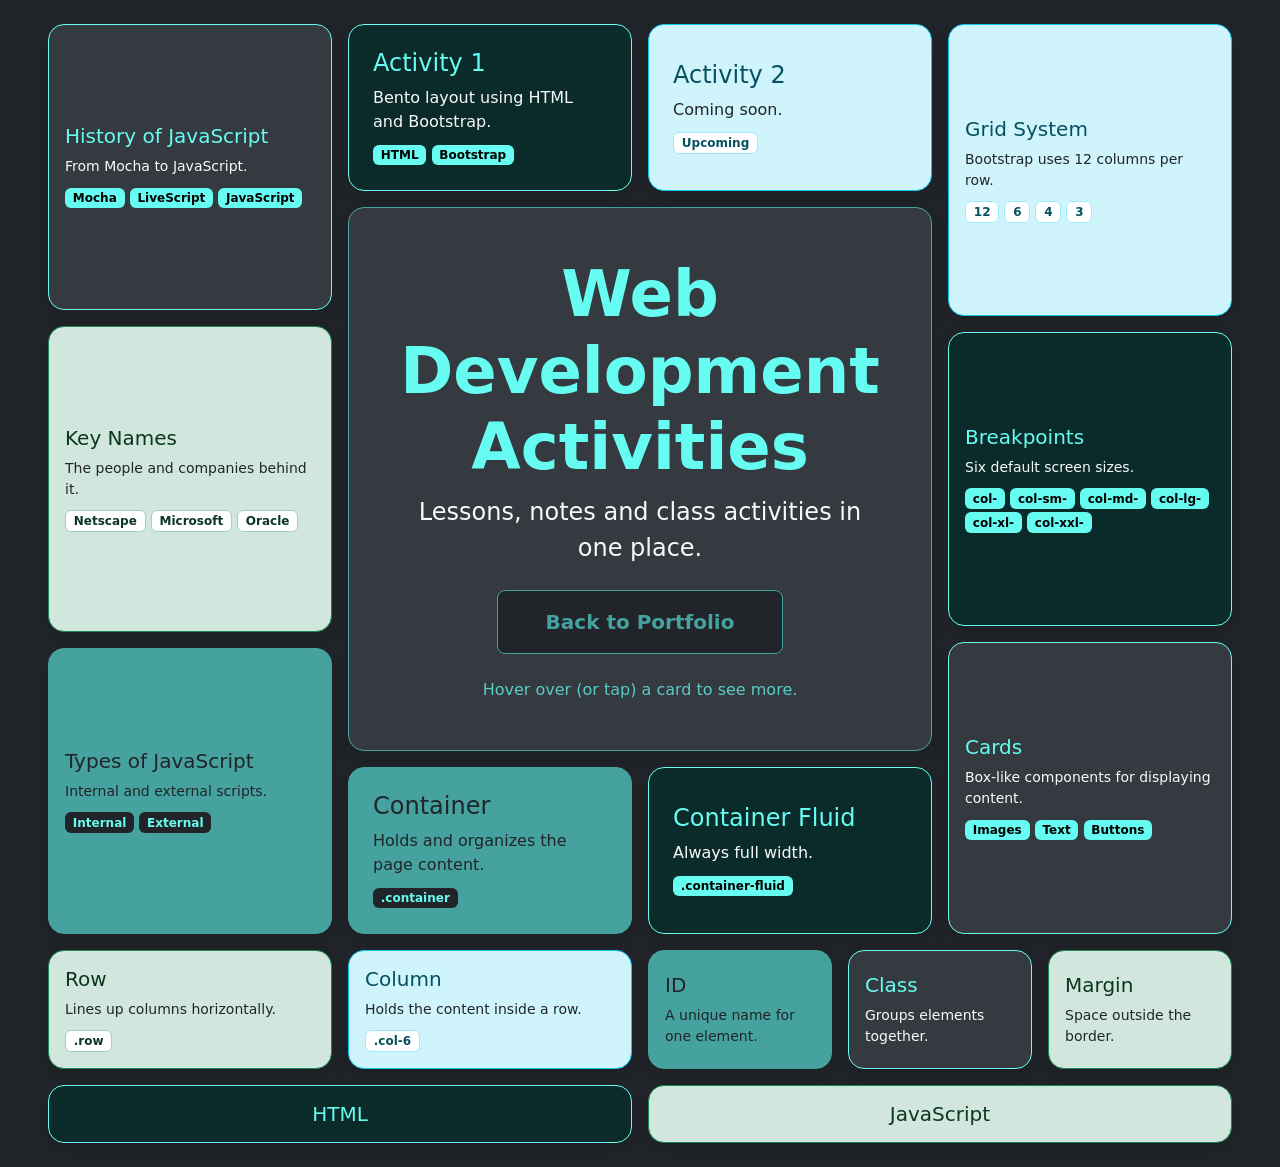
<file: web development/index.html>
<!doctype html>
<html lang="en" data-bs-theme="dark">

<head>
  <meta charset="utf-8">
  <meta name="viewport" content="width=device-width, initial-scale=1">
  <title>Shyra - Web Development Activities</title>
  <link href="https://cdn.jsdelivr.net/npm/bootstrap@5.3.8/dist/css/bootstrap.min.css" rel="stylesheet"
    integrity="sha384-sRIl4kxILFvY47J16cr9ZwB07vP4J8+LH7qKQnuqkuIAvNWLzeN8tE5YBujZqJLB" crossorigin="anonymous">
</head>

<body class="bg-dark text-white mx-auto"
  style="max-width:1440px; --bs-info-rgb:102,252,241; --bs-success-rgb:69,162,158; --bs-info-bg-subtle:#0b2b2a; --bs-border-opacity:.55;">

  <div class="container-fluid d-flex flex-column gap-3 py-3 py-md-4 px-3 px-md-4 px-xl-5">

    <div class="row g-3">

      <div class="col-12 col-lg-6 order-lg-2 d-flex flex-column gap-3">

        <div class="row g-3">

          <div class="col-12 col-sm-6 d-flex">
            <div tabindex="0" data-hover
              class="card w-100 bg-info-subtle border-info rounded-4 p-4 justify-content-center shadow">
              <div data-front>
                <h3 class="h4 text-info">Activity 1</h3>
                <p class="text-light mb-2">Bento layout using HTML and Bootstrap.</p>
                <div>
                  <span class="badge text-bg-info">HTML</span>
                  <span class="badge text-bg-info">Bootstrap</span>
                </div>
              </div>
              <div data-back class="d-none">
                <h3 class="h4 text-info">Activity 1</h3>
                <p class="text-light mb-0">A bento layout made with rows, columns and cards.</p>
              </div>
            </div>
          </div>

          <div class="col-12 col-sm-6 d-flex">
            <div tabindex="0" data-hover data-bs-theme="light"
              class="card w-100 bg-info-subtle border-info rounded-4 p-4 justify-content-center shadow">
              <div data-front>
                <h3 class="h4 text-info-emphasis">Activity 2</h3>
                <p class="text-body mb-2">Coming soon.</p>
                <div><span class="badge bg-white text-info-emphasis border border-info-subtle">Upcoming</span></div>
              </div>
              <div data-back class="d-none">
                <h3 class="h4 text-info-emphasis">Activity 2</h3>
                <p class="text-body mb-0">Not added yet.</p>
              </div>
            </div>
          </div>

        </div>

        <div tabindex="0" data-hover
          class="card flex-grow-1 w-100 bg-body-secondary border-success rounded-4 p-4 p-md-5 py-md-5 text-center justify-content-center shadow">
          <div data-front>
            <h1 class="display-3 fw-bold text-info">Web Development Activities</h1>
            <p class="lead fs-4 text-light mb-4">Lessons, notes and class activities in one place.</p>
          </div>
          <div data-back class="d-none">
            <h1 class="display-3 fw-bold text-info">Web Development Activities</h1>
            <p class="lead fs-4 text-light mb-4">Covers JavaScript history and types, HTML and Bootstrap terms, the grid system and breakpoints.</p>
          </div>
          <div>
            <a href="https://shyramrbns.github.io/my-portfolio/" class="btn btn-dark btn-lg px-5 py-3 border border-success text-success fw-semibold">Back to Portfolio</a>
          </div>
          <p class="text-info opacity-75 mt-4 mb-0">Hover over (or tap) a card to see more.</p>
        </div>

        <div class="row g-3">

          <div class="col-12 col-sm-6 d-flex">
            <div tabindex="0" data-hover
              class="card w-100 bg-success border-success rounded-4 p-4 justify-content-center shadow">
              <div data-front>
                <h3 class="h4 text-dark">Container</h3>
                <p class="text-dark mb-2">Holds and organizes the page content.</p>
                <div><span class="badge bg-dark text-info">.container</span></div>
              </div>
              <div data-back class="d-none">
                <h3 class="h4 text-dark">Container</h3>
                <p class="text-dark mb-0">Bootstrap's .container uses predefined maximum widths that change with screen size.</p>
              </div>
            </div>
          </div>

          <div class="col-12 col-sm-6 d-flex">
            <div tabindex="0" data-hover
              class="card w-100 bg-info-subtle border-info rounded-4 p-4 justify-content-center shadow">
              <div data-front>
                <h3 class="h4 text-info">Container Fluid</h3>
                <p class="text-light mb-2">Always full width.</p>
                <div><span class="badge text-bg-info">.container-fluid</span></div>
              </div>
              <div data-back class="d-none">
                <h3 class="h4 text-info">Container Fluid</h3>
                <p class="text-light mb-0">.container-fluid takes up 100% of the available width.</p>
              </div>
            </div>
          </div>

        </div>

      </div>

      <div class="col-12 col-md-6 col-lg-3 order-lg-1 d-flex flex-column gap-3">

        <div tabindex="0" data-hover
          class="card flex-grow-1 w-100 bg-body-secondary border-info rounded-4 p-3 justify-content-center shadow">
          <div data-front>
            <h3 class="h5 text-info">History of JavaScript</h3>
            <p class="text-light small mb-2">From Mocha to JavaScript.</p>
            <div>
              <span class="badge text-bg-info">Mocha</span>
              <span class="badge text-bg-info">LiveScript</span>
              <span class="badge text-bg-info">JavaScript</span>
            </div>
          </div>
          <div data-back class="d-none">
            <h3 class="h5 text-info">History of JavaScript</h3>
            <p class="text-light small mb-0">Brendan Eich created it at Netscape. It was named Mocha, then LiveScript, and became JavaScript in 1995. It is not the same as Java.</p>
          </div>
        </div>

        <div tabindex="0" data-hover data-bs-theme="light"
          class="card flex-grow-1 w-100 bg-success-subtle border-success rounded-4 p-3 justify-content-center shadow">
          <div data-front>
            <h3 class="h5 text-success-emphasis">Key Names</h3>
            <p class="text-body small mb-2">The people and companies behind it.</p>
            <div>
              <span class="badge bg-white text-success-emphasis border border-success-subtle">Netscape</span>
              <span class="badge bg-white text-success-emphasis border border-success-subtle">Microsoft</span>
              <span class="badge bg-white text-success-emphasis border border-success-subtle">Oracle</span>
            </div>
          </div>
          <div data-back class="d-none">
            <h3 class="h5 text-success-emphasis">Key Names</h3>
            <p class="text-body small mb-0">Netscape Navigator is where it started. Microsoft added similar scripting to Internet Explorer in 1995. Oracle bought Sun Microsystems in 2010.</p>
          </div>
        </div>

        <div tabindex="0" data-hover
          class="card flex-grow-1 w-100 bg-success border-success rounded-4 p-3 justify-content-center shadow">
          <div data-front>
            <h3 class="h5 text-dark">Types of JavaScript</h3>
            <p class="text-dark small mb-2">Internal and external scripts.</p>
            <div>
              <span class="badge bg-dark text-info">Internal</span>
              <span class="badge bg-dark text-info">External</span>
            </div>
          </div>
          <div data-back class="d-none">
            <h3 class="h5 text-dark">Types of JavaScript</h3>
            <p class="text-dark small mb-0">Internal goes inside the HTML file in a <code class="text-dark">&lt;script&gt;</code> tag. External is a separate .js file linked with <code class="text-dark">&lt;script src="script.js"&gt;</code>.</p>
          </div>
        </div>

      </div>

      <div class="col-12 col-md-6 col-lg-3 order-lg-3 d-flex flex-column gap-3">

        <div tabindex="0" data-hover data-bs-theme="light"
          class="card flex-grow-1 w-100 bg-info-subtle border-info rounded-4 p-3 justify-content-center shadow">
          <div data-front>
            <h3 class="h5 text-info-emphasis">Grid System</h3>
            <p class="text-body small mb-2">Bootstrap uses 12 columns per row.</p>
            <div>
              <span class="badge bg-white text-info-emphasis border border-info-subtle">12</span>
              <span class="badge bg-white text-info-emphasis border border-info-subtle">6</span>
              <span class="badge bg-white text-info-emphasis border border-info-subtle">4</span>
              <span class="badge bg-white text-info-emphasis border border-info-subtle">3</span>
            </div>
          </div>
          <div data-back class="d-none">
            <h3 class="h5 text-info-emphasis">Grid System</h3>
            <p class="text-body small mb-0">12 is full width, 6 is half, 4 is one-third and 3 is one-fourth. The sizes in a row add up to 12.</p>
          </div>
        </div>

        <div tabindex="0" data-hover
          class="card flex-grow-1 w-100 bg-info-subtle border-info rounded-4 p-3 justify-content-center shadow">
          <div data-front>
            <h3 class="h5 text-info">Breakpoints</h3>
            <p class="text-light small mb-2">Six default screen sizes.</p>
            <div>
              <span class="badge text-bg-info">col-</span>
              <span class="badge text-bg-info">col-sm-</span>
              <span class="badge text-bg-info">col-md-</span>
              <span class="badge text-bg-info">col-lg-</span>
              <span class="badge text-bg-info">col-xl-</span>
              <span class="badge text-bg-info">col-xxl-</span>
            </div>
          </div>
          <div data-back class="d-none">
            <h3 class="h5 text-info">Breakpoints</h3>
            <p class="text-light small mb-0">Extra small, small, medium, large, extra large and extra extra large. Each one has its own class prefix.</p>
          </div>
        </div>

        <div tabindex="0" data-hover
          class="card flex-grow-1 w-100 bg-body-secondary border-info rounded-4 p-3 justify-content-center shadow">
          <div data-front>
            <h3 class="h5 text-info">Cards</h3>
            <p class="text-light small mb-2">Box-like components for displaying content.</p>
            <div>
              <span class="badge text-bg-info">Images</span>
              <span class="badge text-bg-info">Text</span>
              <span class="badge text-bg-info">Buttons</span>
            </div>
          </div>
          <div data-back class="d-none">
            <h3 class="h5 text-info">Cards</h3>
            <p class="text-light small mb-0">Cards display content such as images, text and buttons. Every box on this page is a card.</p>
          </div>
        </div>

      </div>

    </div>

    <div class="row g-3">

      <div class="col-12 col-sm-6 col-lg-3 d-flex">
        <div tabindex="0" data-hover data-bs-theme="light"
          class="card w-100 bg-success-subtle border-success rounded-4 p-3 justify-content-center shadow">
          <div data-front>
            <h3 class="h5 text-success-emphasis">Row</h3>
            <p class="text-body small mb-2">Lines up columns horizontally.</p>
            <div><span class="badge bg-white text-success-emphasis border border-success-subtle">.row</span></div>
          </div>
          <div data-back class="d-none">
            <h3 class="h5 text-success-emphasis">Row</h3>
            <p class="text-body small mb-0">A row organizes columns horizontally. Columns always go inside a row.</p>
          </div>
        </div>
      </div>

      <div class="col-12 col-sm-6 col-lg-3 d-flex">
        <div tabindex="0" data-hover data-bs-theme="light"
          class="card w-100 bg-info-subtle border-info rounded-4 p-3 justify-content-center shadow">
          <div data-front>
            <h3 class="h5 text-info-emphasis">Column</h3>
            <p class="text-body small mb-2">Holds the content inside a row.</p>
            <div><span class="badge bg-white text-info-emphasis border border-info-subtle">.col-6</span></div>
          </div>
          <div data-back class="d-none">
            <h3 class="h5 text-info-emphasis">Column</h3>
            <p class="text-body small mb-0">Columns share the 12-column grid. For example, col-6 takes half of the row.</p>
          </div>
        </div>
      </div>

      <div class="col-12 col-sm-4 col-lg-2 d-flex">
        <div tabindex="0" data-hover
          class="card w-100 bg-success border-success rounded-4 p-3 justify-content-center shadow">
          <div data-front>
            <h3 class="h5 text-dark">ID</h3>
            <p class="text-dark small mb-0">A unique name for one element.</p>
          </div>
          <div data-back class="d-none">
            <h3 class="h5 text-dark">ID</h3>
            <p class="text-dark small mb-0">An id identifies a single HTML element, so it is used once per page.</p>
          </div>
        </div>
      </div>

      <div class="col-12 col-sm-4 col-lg-2 d-flex">
        <div tabindex="0" data-hover
          class="card w-100 bg-body-secondary border-info rounded-4 p-3 justify-content-center shadow">
          <div data-front>
            <h3 class="h5 text-info">Class</h3>
            <p class="text-light small mb-0">Groups elements together.</p>
          </div>
          <div data-back class="d-none">
            <h3 class="h5 text-info">Class</h3>
            <p class="text-light small mb-0">A class can be used on many elements to give them the same styling or behavior.</p>
          </div>
        </div>
      </div>

      <div class="col-12 col-sm-4 col-lg-2 d-flex">
        <div tabindex="0" data-hover data-bs-theme="light"
          class="card w-100 bg-success-subtle border-success rounded-4 p-3 justify-content-center shadow">
          <div data-front>
            <h3 class="h5 text-success-emphasis">Margin</h3>
            <p class="text-body small mb-0">Space outside the border.</p>
          </div>
          <div data-back class="d-none">
            <h3 class="h5 text-success-emphasis">Margin</h3>
            <p class="text-body small mb-0">Margin is the space outside an element's border that separates it from other elements.</p>
          </div>
        </div>
      </div>

    </div>

    <div class="row g-3">

      <div class="col-12 col-sm-6 d-flex">
        <div tabindex="0" data-hover
          class="card w-100 bg-info-subtle border-info rounded-4 p-3 text-center justify-content-center shadow">
          <div data-front><h4 class="h5 text-info mb-0">HTML</h4></div>
          <div data-back class="d-none"><p class="text-light small mb-0">The structure of every page.</p></div>
        </div>
      </div>

      <div class="col-12 col-sm-6 d-flex">
        <div tabindex="0" data-hover data-bs-theme="light"
          class="card w-100 bg-success-subtle border-success rounded-4 p-3 text-center justify-content-center shadow">
          <div data-front><h4 class="h5 text-success-emphasis mb-0">JavaScript</h4></div>
          <div data-back class="d-none"><p class="text-body small mb-0">Makes pages interactive.</p></div>
        </div>
      </div>

    </div>

  </div>

  <script src="https://cdn.jsdelivr.net/npm/bootstrap@5.3.8/dist/js/bootstrap.bundle.min.js"
    integrity="sha384-FKyoEForCGlyvwx9Hj09JcYn3nv7wiPVlz7YYwJrWVcXK/BmnVDxM+D2scQbITxI"
    crossorigin="anonymous"></script>

  <script>
    document.querySelectorAll('[data-hover]').forEach(function (card) {
      var front = card.querySelector('[data-front]');
      var back = card.querySelector('[data-back]');
      function show() { front.classList.add('d-none'); back.classList.remove('d-none'); }
      function hide() { back.classList.add('d-none'); front.classList.remove('d-none'); }
      card.addEventListener('mouseenter', show);
      card.addEventListener('mouseleave', hide);
      card.addEventListener('focus', show);
      card.addEventListener('blur', hide);
    });
  </script>
</body>

</html>
</file>
<file: API/style.css>
:root {
    --obsidian: #101113;
    --graphite: #1B1D21;
    --graphite-2: #23262c;
    --graphite-3: #2c3037;
    --ivory: #F3F0E9;
    --silver: #B9BDC4;
    --orange: #FF5A1F;
    --line: rgba(243, 240, 233, .12);
    --line-strong: rgba(243, 240, 233, .22);
    --radius: 14px;
    --radius-sm: 8px;
    --ease: cubic-bezier(.2, .7, .2, 1);
    --serif: "Iowan Old Style", "Palatino Linotype", Palatino, "Book Antiqua", Georgia, serif;
    --sans: "Inter", "Segoe UI", system-ui, -apple-system, Roboto, "Helvetica Neue", Arial, sans-serif;
    --nav-h: 68px;
    --shadow: 0 24px 60px -28px rgba(0, 0, 0, .8);
}

*,
*::before,
*::after {
    box-sizing: border-box;
}

html {
    scroll-behavior: smooth;
    scroll-padding-top: calc(var(--nav-h) + 12px);
    -webkit-text-size-adjust: 100%;
}

html.lock,
html.lock body {
    overflow: hidden;
}

body {
    margin: 0;
    background: var(--obsidian);
    color: var(--ivory);
    font-family: var(--sans);
    font-size: 1rem;
    line-height: 1.6;
    -webkit-font-smoothing: antialiased;
}

img {
    max-width: 100%;
    display: block;
}

a {
    color: inherit;
}

h1,
h2,
h3,
h4 {
    font-family: var(--serif);
    font-weight: 500;
    line-height: 1.1;
    margin: 0;
    letter-spacing: -.01em;
}

p {
    margin: 0 0 1rem;
}

button,
input,
select {
    font: inherit;
    color: inherit;
}

button {
    cursor: pointer;
}

[hidden] {
    display: none !important;
}

:focus-visible {
    outline: 2px solid var(--orange);
    outline-offset: 3px;
    border-radius: 4px;
}

::selection {
    background: var(--orange);
    color: var(--obsidian);
}

.sr-only {
    position: absolute;
    width: 1px;
    height: 1px;
    overflow: hidden;
    clip: rect(0 0 0 0);
    white-space: nowrap;
}

.skip {
    position: absolute;
    left: 12px;
    top: -60px;
    z-index: 200;
    background: var(--orange);
    color: var(--obsidian);
    padding: 10px 16px;
    border-radius: 8px;
    font-weight: 600;
    text-decoration: none;
    transition: top .2s;
}

.skip:focus {
    top: 12px;
}

.container {
    width: min(1240px, 100% - 48px);
    margin-inline: auto;
}

.section {
    padding: clamp(72px, 10vw, 136px) 0;
    position: relative;
}

.section--dark {
    background: linear-gradient(180deg, rgba(27, 29, 33, .86) 0%, rgba(21, 23, 26, .9) 100%);
    border-block: 1px solid var(--line);
}

.section__head {
    max-width: 760px;
    margin-bottom: 40px;
}

.section__head h2 {
    font-size: clamp(2.2rem, 5vw, 3.8rem);
}

.section__sub {
    color: var(--silver);
    font-size: 1.1rem;
    margin-top: 16px;
}

.eyebrow {
    font-size: .74rem;
    letter-spacing: .22em;
    text-transform: uppercase;
    color: var(--silver);
    margin-bottom: 14px;
    font-weight: 600;
}

.eyebrow::before {
    content: "";
    display: inline-block;
    width: 22px;
    height: 2px;
    background: var(--orange);
    vertical-align: middle;
    margin-right: 12px;
}

.note {
    color: var(--silver);
    font-size: .88rem;
    max-width: 860px;
    margin-top: 24px;
    border-left: 2px solid var(--line-strong);
    padding-left: 14px;
}

.notice {
    padding: 16px;
    border: 1px solid var(--line-strong);
    border-radius: var(--radius-sm);
}

.center {
    text-align: center;
    margin-top: 32px;
}

.btn {
    display: inline-flex;
    align-items: center;
    justify-content: center;
    gap: 8px;
    padding: 13px 24px;
    border-radius: 999px;
    border: 1px solid transparent;
    font-weight: 600;
    font-size: .95rem;
    text-decoration: none;
    letter-spacing: .01em;
    transition: transform .25s var(--ease), background .25s, border-color .25s, color .25s;
}

.btn:hover {
    transform: translateY(-2px);
}

.btn:active {
    transform: translateY(0);
}

.btn--primary {
    background: var(--orange);
    color: var(--obsidian);
}

.btn--primary:hover {
    background: #ff7140;
}

.btn--ghost {
    background: transparent;
    border-color: var(--line-strong);
    color: var(--ivory);
}

.btn--ghost:hover {
    border-color: var(--ivory);
}

.btn--ghost[aria-pressed="true"] {
    border-color: var(--orange);
    color: var(--orange);
}

.btn--sm {
    padding: 9px 16px;
    font-size: .84rem;
}

.icon-btn {
    width: 44px;
    height: 44px;
    border-radius: 50%;
    border: 1px solid var(--line-strong);
    background: rgba(16, 17, 19, .7);
    display: grid;
    place-items: center;
    font-size: 1.2rem;
    transition: border-color .2s, background .2s;
}

.icon-btn:hover {
    border-color: var(--orange);
}

.field {
    display: grid;
    gap: 6px;
    min-width: 150px;
}

.field--grow {
    flex: 1 1 240px;
}

.field>span {
    font-size: .72rem;
    letter-spacing: .14em;
    text-transform: uppercase;
    color: var(--silver);
}

.field input,
.field select {
    background: var(--graphite);
    border: 1px solid var(--line-strong);
    border-radius: var(--radius-sm);
    padding: 11px 14px;
    min-height: 46px;
    width: 100%;
}

.field select {
    appearance: none;
    background-image: linear-gradient(45deg, transparent 50%, var(--silver) 50%), linear-gradient(135deg, var(--silver) 50%, transparent 50%);
    background-position: calc(100% - 20px) 50%, calc(100% - 15px) 50%;
    background-size: 5px 5px;
    background-repeat: no-repeat;
    padding-right: 38px;
}

.field select option {
    background: var(--graphite);
}

.field input:focus,
.field select:focus {
    border-color: var(--orange);
    outline: none;
}

.badge {
    display: inline-grid;
    place-items: center;
    min-width: 20px;
    height: 20px;
    padding: 0 6px;
    margin-left: 4px;
    border-radius: 999px;
    background: var(--orange);
    color: var(--obsidian);
    font-size: .72rem;
    font-weight: 700;
}

.na {
    color: #8b9099;
    font-style: italic;
}

.nav {
    position: fixed;
    inset: 0 0 auto 0;
    z-index: 100;
    height: var(--nav-h);
    transition: background .3s, border-color .3s;
    border-bottom: 1px solid transparent;
}

.nav.is-solid {
    background: rgba(16, 17, 19, .92);
    border-bottom-color: var(--line);
    backdrop-filter: blur(10px);
}

.nav__inner {
    height: 100%;
    width: min(1240px, 100% - 48px);
    margin-inline: auto;
    display: flex;
    align-items: center;
    justify-content: space-between;
    gap: 24px;
}

.brand {
    display: inline-flex;
    align-items: center;
    gap: 10px;
    text-decoration: none;
}

.brand__mark {
    width: 30px;
    height: 30px;
    color: var(--ivory);
}

.brand__word {
    font-family: var(--serif);
    letter-spacing: .26em;
    font-size: 1.1rem;
    font-weight: 600;
}

.nav__links {
    display: flex;
    gap: 4px;
    align-items: center;
}

.nav__links a {
    position: relative;
    padding: 10px 14px;
    text-decoration: none;
    font-size: .9rem;
    color: var(--silver);
    transition: color .2s;
}

.nav__links a::after {
    content: "";
    position: absolute;
    left: 14px;
    right: 14px;
    bottom: 4px;
    height: 2px;
    background: var(--orange);
    transform: scaleX(0);
    transform-origin: left;
    transition: transform .35s var(--ease);
}

.nav__links a:hover,
.nav__links a[aria-current="true"] {
    color: var(--ivory);
}

.nav__links a[aria-current="true"]::after {
    transform: scaleX(1);
}

.nav__toggle {
    display: none;
    width: 44px;
    height: 44px;
    background: none;
    border: 1px solid var(--line-strong);
    border-radius: 10px;
    position: relative;
}

.nav__bars,
.nav__bars::before,
.nav__bars::after {
    position: absolute;
    left: 11px;
    right: 11px;
    height: 2px;
    background: var(--ivory);
    content: "";
    transition: transform .3s var(--ease), opacity .2s;
}

.nav__bars {
    top: 21px;
    left: 11px;
    right: 11px;
}

.nav__bars::before {
    top: -7px;
    left: 0;
    right: 0;
}

.nav__bars::after {
    top: 7px;
    left: 0;
    right: 0;
}

.nav__toggle[aria-expanded="true"] .nav__bars {
    background: transparent;
}

.nav__toggle[aria-expanded="true"] .nav__bars::before {
    transform: translateY(7px) rotate(45deg);
}

.nav__toggle[aria-expanded="true"] .nav__bars::after {
    transform: translateY(-7px) rotate(-45deg);
}

.hero {
    position: relative;
    min-height: 100svh;
    display: grid;
    align-items: center;
    padding: calc(var(--nav-h) + 24px) 0 72px;
    overflow: hidden;
    background: none;
}

.hero__light {
    position: absolute;
    inset: 0;
    pointer-events: none;
    background: radial-gradient(520px 340px at 72% 46%, rgba(255, 90, 31, .10), transparent 70%), linear-gradient(115deg, transparent 40%, rgba(243, 240, 233, .035) 50%, transparent 60%);
}

.hero__grid {
    position: relative;
    display: grid;
    grid-template-columns: 1.05fr 1fr;
    gap: 48px;
    align-items: center;
}

.hero h1 {
    font-size: clamp(3.2rem, 8.5vw, 7rem);
    font-weight: 400;
    margin-bottom: 24px;
    animation: rise 1s var(--ease) both;
}

.hero .eyebrow {
    animation: rise .8s var(--ease) both;
}

.lede {
    font-size: clamp(1.05rem, 1.6vw, 1.3rem);
    color: var(--silver);
    max-width: 520px;
    animation: rise 1s .15s var(--ease) both;
}

.hero__actions {
    display: flex;
    flex-wrap: wrap;
    gap: 14px;
    margin: 32px 0;
    animation: rise 1s .25s var(--ease) both;
}

.tagline {
    font-family: var(--serif);
    font-style: italic;
    color: var(--silver);
    animation: rise 1s .35s var(--ease) both;
}

.hero__media {
    margin: 0;
    position: relative;
    aspect-ratio: 4 / 3;
    display: grid;
    place-items: center;
    transform: translate3d(0, var(--py, 0px), 0);
    will-change: transform;
}

.hero__media::before {
    content: "";
    position: absolute;
    inset: 8% 6%;
    border-radius: 50%;
    background: radial-gradient(closest-side, rgba(243, 240, 233, .10), transparent);
}

.hero__img {
    position: relative;
    width: 100%;
    height: 100%;
    object-fit: contain;
    filter: drop-shadow(0 40px 40px rgba(0, 0, 0, .6));
    animation: camIn 1.3s var(--ease) both;
}

.hero__cue {
    position: absolute;
    left: 50%;
    bottom: 22px;
    width: 26px;
    height: 44px;
    border: 1.5px solid var(--line-strong);
    border-radius: 14px;
    transform: translateX(-50%);
}

.hero__cue span {
    position: absolute;
    left: 50%;
    top: 8px;
    width: 3px;
    height: 8px;
    margin-left: -1.5px;
    border-radius: 2px;
    background: var(--orange);
    animation: cue 1.8s infinite var(--ease);
}

@keyframes rise {
    from {
        opacity: 0;
        transform: translateY(28px);
    }

    to {
        opacity: 1;
        transform: none;
    }
}

@keyframes camIn {
    from {
        opacity: 0;
        transform: translateX(60px) scale(.94);
    }

    to {
        opacity: 1;
        transform: none;
    }
}

@keyframes cue {
    0% {
        opacity: 0;
        transform: translateY(0);
    }

    40% {
        opacity: 1;
    }

    100% {
        opacity: 0;
        transform: translateY(16px);
    }
}

.skeleton {
    background: linear-gradient(100deg, var(--graphite) 30%, var(--graphite-3) 50%, var(--graphite) 70%);
    background-size: 220% 100%;
    animation: shimmer 1.4s infinite linear;
    border-radius: var(--radius);
}

.skeleton--hero {
    width: 100%;
    height: 100%;
}

@keyframes shimmer {
    from {
        background-position: 120% 0;
    }

    to {
        background-position: -120% 0;
    }
}

.state {
    grid-column: 1 / -1;
    text-align: center;
    padding: 56px 24px;
    border: 1px dashed var(--line-strong);
    border-radius: var(--radius);
    background: var(--graphite);
}

.state h3 {
    font-size: 1.6rem;
    margin-bottom: 10px;
}

.state p {
    color: var(--silver);
    max-width: 560px;
    margin-inline: auto;
}

.state .btn {
    margin-top: 12px;
}

.noimg {
    width: 100%;
    height: 100%;
    min-height: 160px;
    display: grid;
    place-items: center;
    background: repeating-linear-gradient(135deg, var(--graphite) 0 12px, var(--graphite-2) 12px 24px);
    color: var(--silver);
    font-size: .8rem;
    letter-spacing: .12em;
    text-transform: uppercase;
    text-align: center;
    padding: 12px;
}

.toolbar {
    display: flex;
    flex-wrap: wrap;
    gap: 14px;
    align-items: flex-end;
    padding: 20px;
    border: 1px solid var(--line);
    border-radius: var(--radius);
    background: var(--graphite);
}

.count {
    color: var(--silver);
    font-size: .9rem;
    margin: 18px 4px;
    min-height: 1.4em;
}

.grid {
    display: grid;
    grid-template-columns: repeat(12, 1fr);
    gap: 22px;
}

.tile {
    grid-column: span 4;
    display: flex;
    flex-direction: column;
    background: var(--graphite);
    border: 1px solid var(--line);
    border-radius: var(--radius);
    overflow: hidden;
    transition: border-color .3s, transform .4s var(--ease), box-shadow .4s;
}

.tile:hover {
    border-color: var(--line-strong);
    transform: translateY(-4px);
    box-shadow: var(--shadow);
}

.tile__media {
    display: block;
    width: 100%;
    aspect-ratio: 4 / 3;
    background: radial-gradient(circle at 50% 40%, #2a2d34, var(--graphite));
    border: 0;
    padding: 0;
    overflow: hidden;
}

.tile__img {
    width: 100%;
    height: 100%;
    object-fit: contain;
    padding: 18px;
    transition: transform .7s var(--ease);
}

.tile:hover .tile__img {
    transform: scale(1.07);
}

.tile__body {
    padding: 22px 22px 24px;
    display: flex;
    flex-direction: column;
    flex: 1;
}

.tile__title {
    font-size: 1.55rem;
    margin-bottom: 10px;
}

.tile__desc {
    color: var(--silver);
    font-size: .92rem;
}

.mini {
    display: grid;
    grid-template-columns: 1fr 1fr;
    gap: 10px 16px;
    margin: 6px 0 20px;
}

.mini div {
    border-top: 1px solid var(--line);
    padding-top: 8px;
}

.mini dt {
    font-size: .68rem;
    text-transform: uppercase;
    letter-spacing: .14em;
    color: var(--silver);
}

.mini dd {
    margin: 2px 0 0;
    font-size: .92rem;
}

.tile__actions {
    margin-top: auto;
    display: grid;
    grid-template-columns: repeat(2, minmax(0, 1fr));
    gap: 10px;
}

.tile__actions .btn {
    width: 100%;
}

.tile__actions .btn--primary {
    grid-column: 1 / -1;
}

.grid:not(.grid--fav) .tile:nth-child(6n + 1) {
    grid-column: span 8;
    flex-direction: row;
}

.grid:not(.grid--fav) .tile:nth-child(6n + 1) .tile__media {
    width: 52%;
    aspect-ratio: auto;
    min-height: 340px;
    flex: none;
}

.grid:not(.grid--fav) .tile:nth-child(6n + 1) .tile__title {
    font-size: 2.1rem;
}

.grid:not(.grid--fav) .tile:nth-child(6n + 4) {
    grid-column: span 8;
}

.grid--fav .tile {
    grid-column: span 4;
}

.tile--skeleton {
    min-height: 420px;
}

.tile--skeleton.skeleton {
    border: 0;
}

.ana-controls {
    display: flex;
    flex-wrap: wrap;
    gap: 18px;
    align-items: flex-end;
    margin-bottom: 24px;
}

.ana-controls__btns {
    display: grid;
    grid-template-columns: repeat(auto-fit, minmax(160px, 1fr));
    gap: 10px;
    margin-left: auto;
    width: min(100%, 620px);
}

.ana-controls__btns .btn {
    width: 100%;
}

.seg {
    display: inline-flex;
    flex-wrap: wrap;
    border: 1px solid var(--line-strong);
    border-radius: 999px;
    padding: 4px;
    background: var(--graphite);
}

.seg button {
    background: none;
    border: 0;
    padding: 9px 16px;
    border-radius: 999px;
    font-size: .86rem;
    color: var(--silver);
    transition: background .25s, color .25s;
}

.seg button:hover {
    color: var(--ivory);
}

.seg button[aria-pressed="true"] {
    background: var(--ivory);
    color: var(--obsidian);
    font-weight: 600;
}

.ana {
    display: grid;
    grid-template-columns: minmax(0, 1.6fr) minmax(280px, 1fr);
    gap: 24px;
    align-items: stretch;
}

.ana__stage {
    background: radial-gradient(ellipse at 50% 45%, #2a2d34 0%, var(--obsidian) 78%);
    border: 1px solid var(--line);
    border-radius: var(--radius);
    padding: 12px;
    transition: opacity .2s, transform .25s var(--ease);
    min-height: 340px;
    display: grid;
    place-items: center;
}

.ana__stage.is-changing {
    opacity: 0;
    transform: scale(.985);
}

.ana-svg {
    width: 100%;
    height: auto;
    max-height: 560px;
    overflow: visible;
}

.panel {
    background: var(--graphite);
    border: 1px solid var(--line);
    border-radius: var(--radius);
    padding: 28px;
    min-height: 340px;
}

.panel h3 {
    font-size: 1.9rem;
    margin-bottom: 12px;
}

.panel h4 {
    font-family: var(--sans);
    font-size: .72rem;
    letter-spacing: .18em;
    text-transform: uppercase;
    color: var(--silver);
    margin: 20px 0 6px;
    font-weight: 600;
}

.panel p {
    color: #d9d6cf;
    font-size: .96rem;
    margin-bottom: 8px;
}

.panel__in {
    animation: fadeUp .45s var(--ease) both;
}

.panel__hint {
    color: var(--silver);
}

.panel__data {
    margin: 8px 0 0;
    display: grid;
    gap: 0;
}

.panel__data div {
    display: flex;
    justify-content: space-between;
    gap: 16px;
    padding: 9px 0;
    border-top: 1px solid var(--line);
    font-size: .92rem;
}

.panel__data dt {
    color: var(--silver);
}

.panel__data dd {
    margin: 0;
    text-align: right;
}

.tag {
    display: inline-block;
    font-size: .7rem;
    letter-spacing: .12em;
    text-transform: uppercase;
    padding: 3px 10px;
    border: 1px solid var(--line-strong);
    border-radius: 999px;
    color: var(--silver);
    margin-bottom: 14px;
}

@keyframes fadeUp {
    from {
        opacity: 0;
        transform: translateY(12px);
    }

    to {
        opacity: 1;
        transform: none;
    }
}

.viewer {
    position: relative;
    min-height: 520px;
    height: clamp(420px, 62vh, 640px);
    border: 1px solid var(--line);
    border-radius: var(--radius);
    overflow: hidden;
    background: radial-gradient(ellipse at 50% 45%, #2a2d34 0%, var(--obsidian) 78%);
}

.viewer__poster {
    position: absolute;
    inset: 0;
    z-index: 2;
    display: grid;
    place-items: center;
    align-content: center;
    gap: 20px;
    padding: 24px;
    background: radial-gradient(ellipse at 50% 45%, rgba(42, 45, 52, .96), rgba(16, 17, 19, .98));
}

.viewer__poster[hidden] {
    display: none;
}

.viewer__img {
    width: min(520px, 100%);
    aspect-ratio: 4 / 3;
    display: grid;
    place-items: center;
}

.viewer__img img {
    width: 100%;
    height: 100%;
    object-fit: contain;
    filter: drop-shadow(0 30px 30px rgba(0, 0, 0, .55));
}

.viewer__frame {
    position: absolute;
    inset: 0;
    z-index: 1;
}

.viewer__frame iframe {
    width: 100%;
    height: 100%;
    border: 0;
    display: block;
    background: transparent;
}

.viewer__skel {
    position: absolute;
    inset: 0;
    border-radius: 0;
}

.viewer__status {
    position: absolute;
    left: 16px;
    right: 16px;
    bottom: 16px;
    z-index: 3;
    margin: 0;
    padding: 10px 16px;
    border: 1px solid var(--line-strong);
    border-radius: var(--radius-sm);
    background: rgba(16, 17, 19, .88);
    backdrop-filter: blur(6px);
    color: var(--ivory);
    font-size: .88rem;
}

.viewer__status[hidden] {
    display: none;
}

#viewerPanel {
    display: flex;
    flex-direction: column;
    min-height: 0;
    max-height: clamp(420px, 62vh, 640px);
    overflow-y: auto;
    overscroll-behavior: contain;
    scrollbar-width: thin;
    scrollbar-color: var(--graphite-3) transparent;
}

#viewerPanel h4 {
    flex: none;
}

.panel__btns {
    display: grid;
    grid-template-columns: repeat(3, minmax(0, 1fr));
    gap: 8px;
    margin-top: 16px;
}

.panel__btns .btn {
    width: 100%;
    padding-inline: 10px;
}

.btn:disabled,
.btn[disabled] {
    opacity: .4;
    cursor: not-allowed;
    transform: none;
}

.parts-filter {
    width: 100%;
    min-height: 42px;
    margin: 4px 0 10px;
    padding: 9px 14px;
    background: var(--obsidian);
    border: 1px solid var(--line-strong);
    border-radius: var(--radius-sm);
}

.parts-filter:focus {
    border-color: var(--orange);
    outline: none;
}

.parts {
    list-style: none;
    margin: 0;
    padding: 0;
    display: grid;
    gap: 2px;
    max-height: 220px;
    overflow-y: auto;
    overscroll-behavior: contain;
    scrollbar-width: thin;
    scrollbar-color: var(--graphite-3) transparent;
}

.parts button {
    width: 100%;
    display: flex;
    justify-content: space-between;
    align-items: center;
    gap: 12px;
    padding: 9px 12px;
    text-align: left;
    font-size: .9rem;
    color: var(--ivory);
    background: transparent;
    border: 1px solid transparent;
    border-radius: var(--radius-sm);
    transition: background .2s, border-color .2s;
}

.parts button:hover {
    background: var(--graphite-2);
}

.parts button.is-selected {
    background: #382a24;
    border-color: var(--orange);
    color: var(--orange);
}

.parts small {
    flex: none;
    font-size: .66rem;
    letter-spacing: .12em;
    text-transform: uppercase;
    color: #8b9099;
}

.parts__empty {
    padding: 10px 4px;
    color: var(--silver);
    font-size: .88rem;
}

.spec-h {
    font-family: var(--sans);
    font-size: .72rem;
    letter-spacing: .18em;
    text-transform: uppercase;
    color: var(--orange);
    margin: 22px 0 4px;
    font-weight: 600;
}

.ana-svg .ghost {
    fill: none;
    stroke: var(--line-strong);
    stroke-dasharray: 6 6;
    stroke-width: 1.5;
}

.ana-svg .body {
    fill: var(--graphite-2);
    stroke: #6d727b;
    stroke-width: 1.5;
}

.ana-svg .body2 {
    fill: #20232a;
    stroke: #6d727b;
    stroke-width: 1.5;
}

.ana-svg .detail {
    fill: none;
    stroke: #565b64;
    stroke-width: 1.2;
}

.ana-svg .part {
    cursor: pointer;
    outline: none;
}

.ana-svg .shape {
    fill: #2d3138;
    stroke: #8a8f98;
    stroke-width: 1.6;
    transition: stroke .2s, fill .2s, stroke-width .2s;
}

.ana-svg .chip {
    fill: #1a1c20;
    stroke: #565b64;
    stroke-width: 1;
}

.ana-svg .lens-glass {
    fill: rgba(185, 189, 196, .12);
    stroke: #9aa0a9;
    stroke-width: 1.6;
}

.ana-svg .part:hover .shape,
.ana-svg .part:hover .lens-glass {
    stroke: var(--ivory);
}

.ana-svg .part:focus-visible .shape,
.ana-svg .part:focus-visible .lens-glass {
    stroke: var(--orange);
    stroke-width: 3;
}

.ana-svg .part.is-selected .shape,
.ana-svg .part.is-selected .lens-glass {
    stroke: var(--orange);
    stroke-width: 3;
    fill: #382a24;
}

.ana-svg .hot__dot {
    fill: var(--orange);
}

.ana-svg .hot__ring {
    fill: none;
    stroke: var(--orange);
    stroke-width: 1.5;
    opacity: .55;
    transform-box: fill-box;
    transform-origin: center;
    animation: ping 2.2s infinite var(--ease);
}

.ana-svg .hot__n {
    fill: var(--obsidian);
    font: 700 11px var(--sans);
    pointer-events: none;
}

.ana-svg .part.is-selected .hot__ring {
    animation: none;
    opacity: 1;
}

.ana-svg .exploded-hide {
    transition: opacity .3s;
}

@keyframes ping {
    0% {
        transform: scale(.7);
        opacity: .8;
    }

    100% {
        transform: scale(1.5);
        opacity: 0;
    }
}

.ana-svg--x .part {
    transition: transform 1s var(--ease);
    transition-delay: calc(var(--i, 0) * 70ms);
}

.ana-svg--x.exploded .part {
    transform: translate(var(--dx), var(--dy));
}

.ana-svg--x .xlabel {
    pointer-events: none;
}

.ana-svg--x .xlabel line {
    stroke: var(--orange);
    stroke-width: 1.2;
    stroke-dasharray: 1;
    stroke-dashoffset: 1;
    transition: stroke-dashoffset .9s var(--ease) .35s;
}

.ana-svg--x .xlabel text {
    fill: var(--ivory);
    font: 600 13px var(--sans);
    opacity: 0;
    transition: opacity .5s .7s;
}

.ana-svg--x.exploded .xlabel line {
    stroke-dashoffset: 0;
}

.ana-svg--x.exploded .xlabel text {
    opacity: 1;
}

.ana-svg--x .xlabel.is-selected text {
    fill: var(--orange);
}

.ana-svg--x .xlabel.is-selected line {
    stroke-width: 2.2;
}

.compare-controls {
    display: flex;
    flex-wrap: wrap;
    gap: 14px;
    align-items: flex-end;
    margin-bottom: 28px;
}

.compare {
    overflow-x: auto;
    border: 1px solid var(--line);
    border-radius: var(--radius);
    background: var(--graphite);
}

.cmp {
    width: 100%;
    border-collapse: collapse;
    min-width: 620px;
}

.cmp th,
.cmp td {
    padding: 16px 18px;
    text-align: left;
    vertical-align: top;
    border-bottom: 1px solid var(--line);
}

.cmp thead th {
    vertical-align: bottom;
    background: var(--graphite-2);
}

.cmp tbody th {
    width: 170px;
    color: var(--silver);
    font-weight: 500;
    font-size: .82rem;
    letter-spacing: .1em;
    text-transform: uppercase;
}

.cmp tr.diff td {
    background: rgba(255, 90, 31, .06);
}

.cmp td.best {
    color: var(--orange);
    font-weight: 600;
}

.cmp td.best::after {
    content: " ▲";
    font-size: .7em;
}

.cmp__head {
    display: grid;
    gap: 10px;
}

.cmp__head img {
    height: 90px;
    width: 100%;
    object-fit: contain;
}

.cmp__head strong {
    font-family: var(--serif);
    font-size: 1.2rem;
    font-weight: 500;
}

.cmp__legend {
    padding: 14px 18px;
    font-size: .82rem;
    color: var(--silver);
}

.cmp__empty {
    padding: 48px 24px;
    text-align: center;
    color: var(--silver);
}

.gallery {
    columns: 3 280px;
    column-gap: 18px;
}

.gallery__item {
    break-inside: avoid;
    display: block;
    width: 100%;
    margin: 0 0 18px;
    padding: 0;
    border: 1px solid var(--line);
    border-radius: var(--radius);
    background: radial-gradient(circle at 50% 40%, #2a2d34, var(--graphite));
    overflow: hidden;
    position: relative;
}

.gallery__item img {
    width: 100%;
    height: auto;
    padding: 14px;
    transition: transform .7s var(--ease);
}

.gallery__item:hover img {
    transform: scale(1.06);
}

.gallery__item span {
    position: absolute;
    left: 0;
    right: 0;
    bottom: 0;
    padding: 26px 16px 12px;
    text-align: left;
    font-size: .82rem;
    background: linear-gradient(transparent, rgba(16, 17, 19, .92));
    opacity: 0;
    transform: translateY(8px);
    transition: opacity .3s, transform .3s var(--ease);
}

.gallery__item:hover span,
.gallery__item:focus-visible span {
    opacity: 1;
    transform: none;
}

.modal {
    position: fixed;
    inset: 0;
    z-index: 150;
    display: grid;
    place-items: center;
    padding: 20px;
}

.modal__backdrop {
    position: absolute;
    inset: 0;
    background: rgba(8, 9, 10, .82);
    animation: fade .3s both;
}

.modal__sheet {
    position: relative;
    width: min(1180px, 100%);
    max-height: calc(100svh - 40px);
    overflow: auto;
    background: var(--graphite);
    border: 1px solid var(--line-strong);
    border-radius: 20px;
    box-shadow: var(--shadow);
    animation: modalIn .45s var(--ease) both;
}

.modal__close {
    position: absolute;
    top: 16px;
    right: 16px;
    z-index: 3;
}

.modal__body {
    display: grid;
    grid-template-columns: minmax(0, 1fr) minmax(0, 1.05fr);
}

.m-gallery {
    padding: 28px;
    background: radial-gradient(circle at 50% 35%, #2c3037, var(--obsidian));
    display: flex;
    flex-direction: column;
    gap: 16px;
}

.zoom {
    position: relative;
    aspect-ratio: 4 / 3;
    overflow: hidden;
    border-radius: var(--radius);
    cursor: zoom-in;
    border: 1px solid var(--line);
    background: rgba(16, 17, 19, .5);
    width: 100%;
    padding: 0;
    display: block;
}

.zoom img {
    width: 100%;
    height: 100%;
    object-fit: contain;
    padding: 16px;
    transform-origin: var(--zx, 50%) var(--zy, 50%);
    transition: transform .35s var(--ease), opacity .35s;
}

.zoom img.is-swap {
    opacity: 0;
}

.zoom:hover img {
    transform: scale(1.7);
}

.m-cap {
    font-size: .8rem;
    color: var(--silver);
    display: flex;
    justify-content: space-between;
    gap: 12px;
    align-items: center;
    flex-wrap: wrap;
}

.thumbs {
    display: flex;
    gap: 10px;
    overflow-x: auto;
    padding-bottom: 4px;
}

.thumb {
    flex: none;
    width: 84px;
    height: 64px;
    border-radius: 10px;
    border: 1px solid var(--line);
    background: var(--graphite);
    padding: 0;
    overflow: hidden;
    opacity: .65;
    transition: opacity .2s, border-color .2s;
}

.thumb img {
    width: 100%;
    height: 100%;
    object-fit: contain;
    padding: 4px;
}

.thumb:hover {
    opacity: 1;
}

.thumb[aria-current="true"] {
    opacity: 1;
    border-color: var(--orange);
}

.m-info {
    padding: 36px 32px 32px;
    min-width: 0;
}

.m-info h2 {
    font-size: clamp(2rem, 3.4vw, 2.8rem);
    margin: 4px 0 12px;
    padding-right: 48px;
}

.m-info .tile__desc {
    margin-bottom: 18px;
}

.m-actions {
    display: grid;
    grid-template-columns: repeat(3, minmax(0, 1fr));
    gap: 10px;
    margin-bottom: 26px;
}

.m-actions .btn {
    width: 100%;
    padding-inline: 12px;
}

.tabs {
    display: flex;
    flex-wrap: wrap;
    gap: 0 4px;
    border-bottom: 1px solid var(--line);
    margin-bottom: 4px;
}

.tab {
    flex: none;
    background: none;
    border: 0;
    padding: 12px 14px;
    color: var(--silver);
    font-size: .86rem;
    position: relative;
    white-space: nowrap;
}

.tab::after {
    content: "";
    position: absolute;
    left: 10px;
    right: 10px;
    bottom: -1px;
    height: 2px;
    background: var(--orange);
    transform: scaleX(0);
    transition: transform .3s var(--ease);
}

.tab[aria-selected="true"] {
    color: var(--ivory);
}

.tab[aria-selected="true"]::after {
    transform: scaleX(1);
}

.tabpanel {
    animation: fadeUp .4s var(--ease) both;
}

.spec {
    margin: 0;
}

.spec div {
    display: grid;
    grid-template-columns: 11rem 1fr;
    gap: 16px;
    padding: 13px 0;
    border-bottom: 1px solid var(--line);
}

.spec dt {
    color: var(--silver);
    font-size: .88rem;
}

.spec dd {
    margin: 0;
    font-size: .95rem;
    overflow-wrap: anywhere;
}

@keyframes fade {
    from {
        opacity: 0;
    }

    to {
        opacity: 1;
    }
}

@keyframes modalIn {
    from {
        opacity: 0;
        transform: translateY(30px) scale(.97);
    }

    to {
        opacity: 1;
        transform: none;
    }
}

.lightbox {
    position: fixed;
    inset: 0;
    z-index: 180;
    display: grid;
    place-items: center;
}

.lightbox__backdrop {
    position: absolute;
    inset: 0;
    background: rgba(6, 7, 8, .94);
    animation: fade .3s both;
}

.lightbox__close {
    position: absolute;
    top: 18px;
    right: 18px;
    z-index: 2;
}

.lightbox__nav {
    position: absolute;
    top: 50%;
    transform: translateY(-50%);
    z-index: 2;
    width: 52px;
    height: 52px;
    font-size: 1.8rem;
}

.lightbox__nav--prev {
    left: 18px;
}

.lightbox__nav--next {
    right: 18px;
}

.lightbox__fig {
    position: relative;
    margin: 0;
    width: min(1100px, 100% - 140px);
    text-align: center;
    animation: modalIn .4s var(--ease) both;
}

.lightbox__fig img {
    max-height: 78svh;
    width: auto;
    margin: 0 auto;
    object-fit: contain;
    opacity: 0;
    transform: scale(.98);
    transition: opacity .35s, transform .45s var(--ease);
}

.lightbox__fig img.in {
    opacity: 1;
    transform: none;
}

.lightbox figcaption {
    margin-top: 14px;
    display: flex;
    justify-content: center;
    gap: 18px;
    color: var(--silver);
    font-size: .9rem;
    flex-wrap: wrap;
}

.lightbox__count {
    color: var(--orange);
    font-variant-numeric: tabular-nums;
}

.footer {
    background: rgba(11, 12, 13, .9);
    border-top: 1px solid var(--line);
    padding: 72px 0 36px;
}

.footer__grid {
    display: grid;
    grid-template-columns: 1.4fr .8fr 1.4fr;
    gap: 48px;
}

.brand--footer {
    margin: 0 0 8px;
}

.footer__tag {
    font-family: var(--serif);
    font-style: italic;
    color: var(--silver);
}

.footer__h {
    font-family: var(--sans);
    font-size: .72rem;
    letter-spacing: .2em;
    text-transform: uppercase;
    color: var(--silver);
    margin-bottom: 16px;
}

.footer ul {
    list-style: none;
    margin: 0;
    padding: 0;
    display: grid;
    gap: 8px;
}

.footer a {
    color: var(--ivory);
    text-decoration-color: var(--line-strong);
    text-underline-offset: 3px;
}

.footer a:hover {
    text-decoration-color: var(--orange);
}

.footer__text {
    color: var(--silver);
    font-size: .92rem;
}

.footer__legal {
    margin-top: 48px;
    padding-top: 24px;
    border-top: 1px solid var(--line);
    color: #8b9099;
    font-size: .82rem;
}

.toast {
    position: fixed;
    left: 50%;
    bottom: 28px;
    z-index: 300;
    transform: translate(-50%, 24px);
    background: var(--ivory);
    color: var(--obsidian);
    padding: 12px 20px;
    border-radius: 999px;
    font-size: .9rem;
    font-weight: 500;
    opacity: 0;
    pointer-events: none;
    transition: opacity .3s, transform .4s var(--ease);
    max-width: calc(100% - 32px);
    text-align: center;
}

.toast.show {
    opacity: 1;
    transform: translate(-50%, 0);
}

.reveal {
    opacity: 0;
    transform: translateY(26px);
    transition: opacity .8s var(--ease), transform .8s var(--ease);
    transition-delay: var(--d, 0ms);
}

.reveal.is-in {
    opacity: 1;
    transform: none;
}

@media (max-width: 1080px) {

    .tile,
    .grid--fav .tile {
        grid-column: span 6;
    }

    .grid:not(.grid--fav) .tile:nth-child(6n + 1) {
        grid-column: span 12;
    }

    .grid:not(.grid--fav) .tile:nth-child(6n + 4) {
        grid-column: span 6;
    }

    .ana {
        grid-template-columns: 1fr;
    }

    #viewerPanel {
        max-height: none;
    }

    .modal__body {
        grid-template-columns: 1fr;
    }

    .footer__grid {
        grid-template-columns: 1fr 1fr;
    }
}

@media (max-width: 860px) {
    .nav__toggle {
        display: block;
    }

    .nav__links {
        position: fixed;
        inset: var(--nav-h) 0 auto 0;
        flex-direction: column;
        align-items: stretch;
        gap: 0;
        padding: 12px 24px 24px;
        background: rgba(16, 17, 19, .98);
        border-bottom: 1px solid var(--line);
        transform: translateY(-12px);
        opacity: 0;
        visibility: hidden;
        transition: opacity .3s, transform .35s var(--ease), visibility .3s;
    }

    .nav__links.is-open {
        opacity: 1;
        transform: none;
        visibility: visible;
    }

    .nav__links a {
        padding: 16px 4px;
        border-bottom: 1px solid var(--line);
        font-size: 1rem;
    }

    .nav__links a::after {
        display: none;
    }

    .nav__links a[aria-current="true"] {
        color: var(--orange);
    }

    .hero__grid {
        grid-template-columns: 1fr;
        gap: 24px;
    }

    .hero__media {
        order: -1;
        max-width: 520px;
        margin: 0 auto 28px;
        width: 100%;
    }

    .hero {
        align-items: start;
    }

    .ana-controls__btns {
        margin-left: 0;
    }
}

@media (max-width: 640px) {

    .container,
    .nav__inner {
        width: calc(100% - 32px);
    }

    .tile,
    .grid--fav .tile,
    .grid:not(.grid--fav) .tile:nth-child(6n + 4),
    .grid:not(.grid--fav) .tile:nth-child(6n + 1) {
        grid-column: span 12;
    }

    .grid:not(.grid--fav) .tile:nth-child(6n + 1) {
        flex-direction: column;
    }

    .grid:not(.grid--fav) .tile:nth-child(6n + 1) .tile__media {
        width: 100%;
        min-height: 0;
        aspect-ratio: 4 / 3;
    }

    .grid:not(.grid--fav) .tile:nth-child(6n + 1) .tile__title {
        font-size: 1.55rem;
    }

    .spec div {
        grid-template-columns: 1fr;
        gap: 2px;
    }

    .m-info {
        padding: 24px 20px;
    }

    .m-gallery {
        padding: 16px;
    }

    .footer__grid {
        grid-template-columns: 1fr;
        gap: 32px;
    }

    .lightbox__fig {
        width: calc(100% - 24px);
    }

    .lightbox__nav {
        top: auto;
        bottom: 22px;
        transform: none;
    }

    .lightbox__nav--prev {
        left: 22px;
    }

    .lightbox__nav--next {
        right: 22px;
    }

    .panel {
        padding: 22px;
    }

    .seg {
        width: 100%;
    }

    .seg button {
        flex: 1 1 auto;
        padding: 9px 10px;
    }

    .viewer {
        min-height: 380px;
        height: 60svh;
    }

    .ana-controls__btns {
        width: 100%;
    }

    .ana-controls__btns .btn {
        flex: 1 1 auto;
    }
}

@media (hover: none) {
    .zoom:hover img {
        transform: none;
    }
}

@media (prefers-reduced-motion: reduce) {
    html {
        scroll-behavior: auto;
    }

    *,
    *::before,
    *::after {
        animation-duration: .001ms !important;
        animation-iteration-count: 1 !important;
        transition-duration: .001ms !important;
        transition-delay: 0ms !important;
    }

    .reveal {
        opacity: 1;
        transform: none;
    }

    .hero__media {
        transform: none !important;
    }
}

.spec-note {
    padding: 18px 0;
    color: var(--silver);
}

.spec-note p {
    margin-bottom: 14px;
}

.dash {
    color: #8b9099;
}

.lineup-more td {
    background: var(--graphite-2);
    padding: 18px;
}

.lineup-more .spec div {
    grid-template-columns: 12rem 1fr;
}

.cmp td small {
    color: var(--silver);
}

body::before {
    content: "";
    position: fixed;
    inset: 0;
    z-index: 0;
    pointer-events: none;
    background: radial-gradient(900px 520px at 88% -8%, rgba(255, 90, 31, .10), transparent 70%), radial-gradient(820px 620px at -6% 108%, rgba(120, 150, 255, .07), transparent 70%);
}

#sparks {
    position: fixed;
    inset: 0;
    width: 100%;
    height: 100%;
    z-index: 0;
    pointer-events: none;
}

main,
.footer {
    position: relative;
    z-index: 1;
}

h1,
h2,
h3 {
    text-wrap: balance;
}

p,
.section__sub,
.tile__desc {
    text-wrap: pretty;
}

.section__sub {
    max-width: 64ch;
}

.mini dd {
    overflow-wrap: anywhere;
}

.tile,
.panel,
.toolbar {
    background: linear-gradient(180deg, rgba(255, 255, 255, .035), rgba(255, 255, 255, 0) 42%), var(--graphite);
    box-shadow: inset 0 1px 0 rgba(255, 255, 255, .05);
}

.tile:hover {
    border-color: rgba(255, 90, 31, .45);
}

.btn {
    min-height: 46px;
    text-align: center;
    line-height: 1.2;
}

.btn--sm {
    min-height: 42px;
    padding: 9px 14px;
}

.toolbar .btn {
    min-height: 46px;
}

.compare-controls .btn {
    min-height: 46px;
}

.btn--chev::after {
    content: "";
    width: 6px;
    height: 6px;
    margin-left: 2px;
    border-right: 1.5px solid currentColor;
    border-bottom: 1.5px solid currentColor;
    transform: rotate(45deg) translateY(-2px);
    transition: transform .25s var(--ease);
}

.btn--chev[aria-expanded="true"]::after {
    transform: rotate(-135deg) translateY(-2px);
}

.seg {
    border-radius: 20px;
    gap: 2px;
}

#lineupFilter {
    margin-bottom: 22px;
}

.cmp--lineup {
    min-width: 0;
    font-size: .95rem;
}

.cmp--lineup thead th {
    font-size: .7rem;
    letter-spacing: .12em;
    text-transform: uppercase;
    color: var(--silver);
    font-weight: 600;
    white-space: nowrap;
    vertical-align: middle;
}

.cmp--lineup td {
    vertical-align: middle;
}

.cmp--lineup .c {
    text-align: center;
}

.cmp--lineup .num {
    font-variant-numeric: tabular-nums;
    white-space: nowrap;
}

.cmp--lineup .w-md {
    min-width: 150px;
}

.cmp--lineup .w-lg {
    min-width: 220px;
}

.cmp--lineup thead th:first-child,
.cmp--lineup tbody th[scope="row"] {
    min-width: 200px;
}

.cmp--lineup thead th:first-child {
    background: var(--graphite-2);
}

.cmp--lineup tbody th[scope="row"] {
    background: transparent;
    width: auto;
    font-family: var(--serif);
    font-size: 1rem;
    font-weight: 500;
    letter-spacing: 0;
    text-transform: none;
    color: var(--ivory);
    white-space: nowrap;
}

.cmp--lineup .ord {
    display: inline-block;
    min-width: 1.8em;
    margin-right: 8px;
    color: var(--silver);
    font: 600 .72rem var(--sans);
    font-variant-numeric: tabular-nums;
}

.cmp--lineup tr.lineup-row:hover td {
    background: rgba(255, 255, 255, .03);
}

.cmp--lineup tr.lineup-row:hover th[scope="row"] {
    background: #23272c;
}

.cell-act {
    text-align: center;
    width: 130px;
}

.cell-act .btn {
    min-width: 108px;
}

.lineup-more td {
    padding: 24px 28px;
}

.lineup-more .more {
    max-width: none;
}

.lineup-more .spec {
    display: grid;
    grid-template-columns: repeat(2, minmax(0, 1fr));
    column-gap: 40px;
}

.lineup-more .spec div {
    grid-template-columns: 10rem minmax(0, 1fr);
}

.more__actions {
    display: flex;
    flex-wrap: wrap;
    align-items: center;
    gap: 12px;
    margin-top: 22px;
}

.more__actions .m-cap {
    margin: 0;
}

#lineupOut .cmp__legend {
    padding: 16px 4px 0;
    max-width: 90ch;
}

.sources {
    margin-top: 20px;
}

.sources__h {
    margin: 0 0 10px;
    font-size: .72rem;
    letter-spacing: .14em;
    text-transform: uppercase;
    color: var(--silver);
    font-weight: 600;
}

.sources__list {
    list-style: none;
    margin: 0;
    padding: 0;
    display: flex;
    flex-wrap: wrap;
    gap: 8px;
}

.src {
    display: inline-flex;
    align-items: center;
    gap: 10px;
    padding: 7px 14px;
    border: 1px solid var(--line-strong);
    border-radius: 999px;
    background: rgba(255, 255, 255, .03);
    text-decoration: none;
    font-size: .84rem;
    line-height: 1.3;
    transition: border-color .2s, background .2s;
}

.src:hover {
    border-color: var(--orange);
    background: rgba(255, 90, 31, .08);
}

.src__n {
    color: var(--ivory);
    font-weight: 500;
}

.src__t {
    color: var(--silver);
    font-size: .76rem;
    padding-left: 10px;
    border-left: 1px solid var(--line-strong);
}

.spec dd .sources__list {
    margin-top: 2px;
}

.viewer__hover {
    position: absolute;
    left: 16px;
    top: 16px;
    z-index: 3;
    margin: 0;
    padding: 7px 14px;
    border: 1px solid var(--line-strong);
    border-radius: 999px;
    background: rgba(16, 17, 19, .88);
    backdrop-filter: blur(6px);
    font-size: .84rem;
    pointer-events: none;
}

.viewer__hover small {
    margin-left: 8px;
    color: var(--silver);
}

.parts button small {
    white-space: nowrap;
}

@media (max-width: 860px) {
    .ana-controls__btns {
        margin-left: 0;
        width: 100%;
    }
}

@media (max-width: 640px) {
    .m-actions {
        grid-template-columns: repeat(2, minmax(0, 1fr));
    }

    .m-actions .btn--primary {
        grid-column: 1 / -1;
    }

    .lineup-more .spec {
        grid-template-columns: 1fr;
    }

    .lineup-more .spec div {
        grid-template-columns: 1fr;
        gap: 2px;
    }

    .lineup-more td {
        padding: 18px 16px;
    }
}

.hero::before {
    content: "";
    position: absolute;
    inset: 0;
    pointer-events: none;
    background: radial-gradient(900px 560px at 75% 42%, rgba(38, 41, 48, .75), rgba(16, 17, 19, 0) 100%);
    -webkit-mask-image: linear-gradient(#000 55%, transparent);
    mask-image: linear-gradient(#000 55%, transparent);
}

.hero__light {
    -webkit-mask-image: linear-gradient(#000 55%, transparent);
    mask-image: linear-gradient(#000 55%, transparent);
}

.cmp,
.cmp--lineup {
    min-width: 0;
}

.cmp th,
.cmp td {
    overflow-wrap: anywhere;
}

.cmp--lineup thead th:first-child {
    background: var(--graphite-2);
}

.cmp--lineup tbody th[scope="row"] {
    width: 28%;
}

.cmp--lineup .cell-act {
    width: 140px;
}

.footer__grid>* {
    min-width: 0;
}

.footer__text {
    max-width: 46ch;
}

@media (max-width: 760px) {
    .cmp--lineup thead {
        display: none;
    }

    .cmp--lineup,
    .cmp--lineup tbody {
        display: block;
    }

    .cmp--lineup tr.lineup-row {
        display: grid;
        grid-template-columns: 1fr 1fr;
        gap: 6px 16px;
        padding: 16px;
        border-bottom: 1px solid var(--line);
    }

    .cmp--lineup tr.lineup-row>th {
        grid-column: 1 / -1;
        display: block;
        width: auto;
        padding: 0 0 6px;
        border: 0;
    }

    .cmp--lineup tr.lineup-row>td {
        display: block;
        padding: 0;
        border: 0;
    }

    .cmp--lineup td[data-label]::before {
        content: attr(data-label);
        display: block;
        font-size: .66rem;
        letter-spacing: .12em;
        text-transform: uppercase;
        color: var(--silver);
    }

    .cmp--lineup .cell-act {
        grid-column: 1 / -1;
        width: auto;
        margin-top: 8px;
    }

    .cmp--lineup .cell-act .btn {
        width: 100%;
    }

    .cmp--lineup tr.lineup-more {
        display: block;
    }

    .cmp--lineup tr.lineup-more>td {
        display: block;
    }
}

@media (max-width: 640px) {

    .cmp th,
    .cmp td {
        padding: 10px 8px;
        font-size: .82rem;
    }

    .cmp tbody th {
        width: 84px;
        font-size: .66rem;
    }

    .cmp__head img {
        height: 56px;
    }
}

:root {
    --orange: #C8743A;
    --copper-hi: #DB8B52;
    --charcoal: #15171a;
    --on-copper: #16110d;
    --chev: url("data:image/svg+xml,%3Csvg xmlns='http://www.w3.org/2000/svg' width='12' height='8' fill='none' stroke='%23C8743A' stroke-width='2' stroke-linecap='round' stroke-linejoin='round'%3E%3Cpath d='M1 1.5l5 5 5-5'/%3E%3C/svg%3E");
}

::selection {
    background: var(--orange);
    color: var(--on-copper);
}

.btn--primary {
    background: var(--orange);
    color: var(--on-copper);
    border-color: var(--orange);
}

.btn--primary:hover {
    background: var(--copper-hi);
    border-color: var(--copper-hi);
}

.hero__light {
    background: radial-gradient(560px 380px at 70% 48%, rgba(200, 116, 58, .13), transparent 70%), linear-gradient(115deg, transparent 40%, rgba(243, 240, 233, .035) 50%, transparent 60%);
    animation: afDrift 18s ease-in-out infinite alternate;
}

.toolbar,
.compare-controls,
.ana-controls {
    gap: 14px;
    align-items: flex-end;
}

.field>span {
    color: var(--silver);
    font-size: .78rem;
    margin-bottom: 6px;
    display: block;
}

.field select,
.field input,
.parts-filter {
    background-color: var(--charcoal);
    color: var(--ivory);
    border: 1px solid var(--line-strong);
    border-radius: 6px;
    padding: 11px 14px;
    min-height: 44px;
    width: 100%;
    transition: border-color .2s, box-shadow .2s, background-color .2s;
}

.field select {
    appearance: none;
    -webkit-appearance: none;
    padding-right: 40px;
    background-image: var(--chev);
    background-repeat: no-repeat;
    background-position: right 14px center;
    cursor: pointer;
}

.field select:hover,
.field input:hover,
.parts-filter:hover {
    border-color: rgba(200, 116, 58, .6);
}

.field select:focus,
.field input:focus,
.parts-filter:focus,
.field select:focus-visible {
    outline: 0;
    border-color: var(--orange);
    box-shadow: 0 0 0 3px rgba(200, 116, 58, .25);
}

.field select option {
    background: var(--charcoal);
    color: var(--ivory);
}

.field input::placeholder {
    color: rgba(185, 189, 196, .6);
}

.seg {
    display: flex;
    flex-wrap: wrap;
    gap: 8px;
}

.seg button {
    background: var(--charcoal);
    border: 1px solid var(--line-strong);
    border-radius: 6px;
    padding: 9px 16px;
    min-height: 40px;
    color: var(--silver);
    transition: border-color .2s, color .2s, background-color .2s;
}

.seg button:hover {
    border-color: var(--orange);
    color: var(--ivory);
}

.seg button[aria-pressed="true"] {
    background: var(--orange);
    border-color: var(--orange);
    color: var(--on-copper);
    font-weight: 600;
}

.tabs {
    display: flex;
    flex-wrap: wrap;
    gap: 8px;
    border: 0;
    padding: 6px 0 16px;
    margin: 0;
}

.tab {
    min-height: 44px;
    padding: 10px 18px;
    background: var(--charcoal);
    border: 1px solid var(--line-strong);
    border-radius: 6px;
    color: var(--silver);
    font-weight: 500;
    font-size: .9rem;
    transition: background-color .25s, border-color .25s, color .25s, box-shadow .25s;
}

.tab::after {
    display: none;
}

.tab:hover {
    border-color: var(--orange);
    color: var(--ivory);
}

.tab[aria-selected="true"] {
    background: var(--orange);
    border-color: var(--orange);
    color: var(--on-copper);
    font-weight: 600;
    box-shadow: 0 8px 20px -10px rgba(200, 116, 58, .9);
}

.sources__list {
    list-style: none;
    margin: 0;
    padding: 0;
    display: grid;
    gap: 8px;
}

a.src {
    display: flex;
    align-items: center;
    gap: 14px;
    width: 100%;
    padding: 12px 14px;
    background: var(--charcoal);
    border: 1px solid var(--line-strong);
    border-radius: 6px;
    text-decoration: none;
    transition: border-color .2s, background-color .2s;
}

a.src::after {
    content: "↗";
    margin-left: auto;
    color: var(--orange);
    transition: transform .25s var(--ease);
}

a.src:hover {
    border-color: var(--orange);
    background: #1b1d20;
}

a.src:hover::after {
    transform: translate(2px, -2px);
}

.src__n {
    font-weight: 600;
}

.src__t {
    color: var(--silver);
    font-size: .8rem;
}

.cmp {
    width: auto;
    min-width: 0;
    table-layout: auto;
}

.cmp th,
.cmp td {
    padding: 10px 14px;
    border-bottom: 1px solid var(--line);
}

.cmp tbody th {
    width: 1%;
    white-space: nowrap;
}

.cmp td {
    min-width: 150px;
    max-width: 280px;
}

.cmp--lineup {
    width: 100%;
    min-width: 640px;
}

.cmp--lineup th.c,
.cmp--lineup td.c {
    width: 1%;
    white-space: nowrap;
    text-align: center;
    padding-inline: 12px;
}

.cmp--lineup td {
    min-width: 0;
    max-width: none;
}

.cmp tbody tr:last-child th,
.cmp tbody tr:last-child td {
    border-bottom: 0;
}

.compare {
    max-width: 100%;
}

.hero__grid {
    grid-template-columns: .9fr 1.1fr;
}

.hero__media {
    aspect-ratio: auto;
    min-height: clamp(300px, 44vw, 560px);
    overflow: visible;
}

.hero__media::before {
    display: none;
}

.hero__glow {
    position: absolute;
    inset: 4% -4% 10%;
    background: radial-gradient(closest-side, rgba(200, 116, 58, .30), rgba(200, 116, 58, .07) 55%, transparent 74%);
    filter: blur(16px);
    animation: afGlow 6s ease-in-out infinite alternate;
}

.hero__floor {
    position: absolute;
    left: 16%;
    right: 16%;
    bottom: 5%;
    height: 7%;
    background: radial-gradient(closest-side, rgba(0, 0, 0, .8), transparent);
    filter: blur(10px);
    animation: afFloor 7s ease-in-out 1.4s infinite;
}

.hero__img {
    position: relative;
    width: 118%;
    max-width: none;
    height: auto;
    max-height: 100%;
    margin-inline: -9%;
    object-fit: contain;
    -webkit-mask-image: radial-gradient(closest-side at 50% 50%, #000 66%, transparent 99%);
    mask-image: radial-gradient(closest-side at 50% 50%, #000 66%, transparent 99%);
    filter: contrast(1.06) saturate(.92);
    animation: afCamIn 1.4s var(--ease) both, afFloat 7s ease-in-out 1.4s infinite;
}

.hero__chips {
    list-style: none;
    display: flex;
    flex-wrap: wrap;
    gap: 8px;
    padding: 0;
    margin: 0 0 24px;
}

.hero__chips li {
    padding: 6px 14px;
    border: 1px solid var(--line-strong);
    border-radius: 999px;
    color: var(--silver);
    font-size: .84rem;
    background: rgba(21, 23, 26, .6);
    animation: afPop .7s var(--ease) both;
    animation-delay: calc(.55s + var(--i) * .1s);
}

@keyframes afCamIn {
    from {
        opacity: 0;
        transform: translateY(24px) scale(.94);
    }

    to {
        opacity: 1;
        transform: none;
    }
}

@keyframes afFloat {

    0%,
    100% {
        transform: translateY(0);
    }

    50% {
        transform: translateY(-12px);
    }
}

@keyframes afFloor {

    0%,
    100% {
        transform: scaleX(1);
        opacity: .9;
    }

    50% {
        transform: scaleX(.88);
        opacity: .6;
    }
}

@keyframes afGlow {
    from {
        opacity: .7;
    }

    to {
        opacity: 1;
    }
}

@keyframes afPop {
    from {
        opacity: 0;
        transform: translateY(8px) scale(.92);
    }

    to {
        opacity: 1;
        transform: none;
    }
}

@keyframes afDrift {
    from {
        transform: translate3d(-1.5%, 0, 0);
    }

    to {
        transform: translate3d(1.5%, 1%, 0);
    }
}

.grid:not(.grid--fav) .tile:nth-child(n) {
    grid-column: span 4;
    flex-direction: column;
}

.grid:not(.grid--fav) .tile:nth-child(n) .tile__media {
    width: 100%;
    aspect-ratio: 4 / 3;
    min-height: 0;
    flex: none;
}

.grid:not(.grid--fav) .tile:nth-child(n) .tile__title {
    font-size: 1.5rem;
}

.grid:not(.grid--fav) .tile:nth-child(7n + 1),
.grid:not(.grid--fav) .tile:nth-child(7n + 7) {
    grid-column: span 8;
    flex-direction: row;
}

.grid:not(.grid--fav) .tile:nth-child(7n + 1) .tile__media,
.grid:not(.grid--fav) .tile:nth-child(7n + 7) .tile__media {
    width: 50%;
    aspect-ratio: auto;
    min-height: 320px;
}

.grid:not(.grid--fav) .tile:nth-child(7n + 1) .tile__title,
.grid:not(.grid--fav) .tile:nth-child(7n + 7) .tile__title {
    font-size: 2rem;
}

.tile {
    border-radius: 10px;
}

.tile__media {
    background: radial-gradient(circle at 50% 42%, #2b2e33, var(--charcoal) 75%);
}

.gallery {
    columns: auto;
    display: grid;
    grid-template-columns: repeat(4, 1fr);
    grid-auto-rows: 200px;
    grid-auto-flow: dense;
    gap: 14px;
}

.gallery__item {
    margin: 0;
    height: 100%;
}

.gallery__item img {
    height: 100%;
    object-fit: contain;
}

.gallery__item:nth-child(7n + 1) {
    grid-column: span 2;
    grid-row: span 2;
}

.gallery__item:nth-child(7n + 5) {
    grid-column: span 2;
}

@media (max-width: 1080px) {
    .grid:not(.grid--fav) .tile:nth-child(n) {
        grid-column: span 6;
        flex-direction: column;
    }

    .grid:not(.grid--fav) .tile:nth-child(7n + 1) {
        grid-column: span 12;
        flex-direction: row;
    }

    .grid:not(.grid--fav) .tile:nth-child(7n + 7) {
        grid-column: span 6;
        flex-direction: column;
    }

    .grid:not(.grid--fav) .tile:nth-child(7n + 7) .tile__media {
        width: 100%;
        aspect-ratio: 4 / 3;
        min-height: 0;
    }

    .gallery {
        grid-template-columns: repeat(3, 1fr);
    }
}

@media (max-width: 860px) {
    .hero__grid {
        grid-template-columns: 1fr;
    }

    .hero__img {
        width: 100%;
        margin-inline: 0;
    }

    .hero__media {
        min-height: 280px;
    }
}

@media (max-width: 640px) {
    .grid:not(.grid--fav) .tile:nth-child(n) {
        grid-column: span 12;
        flex-direction: column;
    }

    .grid:not(.grid--fav) .tile:nth-child(n) .tile__media {
        width: 100%;
        aspect-ratio: 4 / 3;
        min-height: 0;
    }

    .gallery {
        grid-template-columns: repeat(2, 1fr);
        grid-auto-rows: 150px;
    }

    .gallery__item:nth-child(7n + 5) {
        grid-column: auto;
    }

    .tabs {
        flex-wrap: nowrap;
        overflow-x: auto;
    }

    .tab {
        flex: none;
    }

    .toolbar .field {
        width: 100%;
    }
}

@media (prefers-reduced-motion: reduce) {

    .hero__img,
    .hero__floor,
    .hero__glow,
    .hero__light,
    .hero__chips li {
        animation: none !important;
    }
}

:root {
    --studio: #d3d1cc;
    --feather: radial-gradient(ellipse closest-side at 50% 50%, #000 72%, transparent 100%);
}

.btn,
.btn--sm,
.icon-btn {
    border-radius: 6px;
}

.tile__media,
.gallery__item,
.viewer__img,
.zoom,
.thumb,
.cmp__head img {
    background: radial-gradient(circle at 50% 40%, #e0deda, var(--studio) 80%);
}

.tile__img,
.gallery__item img,
.viewer__img img,
.zoom img,
.thumb img,
.cmp__head img {
    mix-blend-mode: multiply;
    -webkit-mask-image: var(--feather);
    mask-image: var(--feather);
}

.tile__img,
.gallery__item img,
.viewer__img img {
    object-fit: contain;
    padding: 6px;
}

.viewer__poster {
    background: var(--charcoal);
}

.viewer__img {
    border-radius: 8px;
    overflow: hidden;
}

.viewer__img img {
    width: min(86%, 560px);
    margin: auto;
}

.hero__media::before {
    display: block;
    content: "";
    position: absolute;
    inset: 10% -2% 14%;
    border-radius: 50%;
    background: radial-gradient(closest-side, rgba(224, 222, 218, .95), rgba(211, 209, 204, .55) 62%, transparent 100%);
    filter: blur(6px);
}

.hero__img {
    mix-blend-mode: multiply;
}

.lightbox__fig img {
    mix-blend-mode: normal;
}

.has-cut {
    background: radial-gradient(circle at 50% 46%, #2d3036, #17191c 78%) !important;
}

img.is-cut {
    mix-blend-mode: normal !important;
    -webkit-mask-image: none !important;
    mask-image: none !important;
    padding: 12px;
    object-fit: contain;
    filter: drop-shadow(0 18px 18px rgba(0, 0, 0, .55));
}

.hero__media.has-cut {
    background: none !important;
}

.hero__media.has-cut::before {
    display: none;
}

img.hero__img.is-cut {
    padding: 0;
    width: 112%;
    margin-inline: -6%;
    filter: drop-shadow(0 30px 30px rgba(0, 0, 0, .6)) drop-shadow(0 0 40px rgba(200, 116, 58, .18));
}

.tile__media {
    position: relative;
    display: flex;
    align-items: center;
    justify-content: center;
    cursor: pointer;
}

.tile__media::after {
    content: "View details";
    position: absolute;
    left: 12px;
    bottom: 12px;
    padding: 6px 12px;
    border-radius: 6px;
    background: rgba(21, 23, 26, .86);
    color: var(--ivory);
    font-size: .8rem;
    opacity: 0;
    transform: translateY(6px);
    transition: opacity .25s, transform .25s;
    pointer-events: none;
}

.tile__media:hover::after,
.tile__media:focus-visible::after {
    opacity: 1;
    transform: none;
}

.grid:not(.grid--fav) .tile:nth-child(7n + 1) .tile__media,
.grid:not(.grid--fav) .tile:nth-child(7n + 7) .tile__media {
    min-height: 0;
    align-self: stretch;
}

.grid:not(.grid--fav) .tile:nth-child(7n + 1) .tile__img:not(.is-cut),
.grid:not(.grid--fav) .tile:nth-child(7n + 7) .tile__img:not(.is-cut) {
    object-fit: cover;
    padding: 0;
}

.grid:not(.grid--fav) .tile:nth-child(n) .tile__img {
    height: 100%;
    width: 100%;
}

.guide {
    margin-top: 56px;
    max-width: 860px;
}

.guide h3 {
    font-size: clamp(1.5rem, 3vw, 2rem);
}

.guide__list {
    display: grid;
    gap: 8px;
    margin-top: 20px;
}

.guide details {
    background: var(--charcoal);
    border: 1px solid var(--line-strong);
    border-radius: 6px;
}

.guide summary {
    cursor: pointer;
    padding: 14px 16px;
    min-height: 48px;
    font-weight: 600;
    list-style: none;
    display: flex;
    align-items: center;
    justify-content: space-between;
    gap: 12px;
}

.guide summary::-webkit-details-marker {
    display: none;
}

.guide summary::after {
    content: "+";
    color: var(--orange);
    font-size: 1.3rem;
    transition: transform .25s;
}

.guide details[open] summary::after {
    transform: rotate(45deg);
}

.guide details[open] {
    border-color: rgba(200, 116, 58, .6);
}

.guide details p {
    margin: 0;
    padding: 0 16px 16px;
    color: var(--silver);
}

.samples {
    margin-top: 28px;
}

.samples h4 {
    font-size: 1.25rem;
    margin-bottom: 6px;
}

html,
body {
    overflow-x: clip;
    max-width: 100%;
}

@media (max-width: 860px) {
    .nav__links {
        padding: 8px 16px 16px;
        background: rgba(16, 17, 19, .98);
        border-bottom: 1px solid var(--line);
        max-height: calc(100svh - var(--nav-h));
        overflow-y: auto;
    }

    .nav__links a {
        display: flex;
        align-items: center;
        min-height: 48px;
        border-bottom: 1px solid var(--line);
        font-size: 1.05rem;
    }

    .hero {
        min-height: 0;
        padding: calc(var(--nav-h) + 20px) 0 48px;
    }

    .hero__grid {
        gap: 8px;
    }

    .hero h1 {
        font-size: clamp(2.8rem, 14vw, 4.4rem);
        margin-bottom: 16px;
    }

    .hero__media {
        min-height: 0;
        aspect-ratio: 4 / 3;
        max-height: 42svh;
        width: 100%;
        margin-top: 8px;
    }

    img.hero__img,
    img.hero__img.is-cut {
        width: 100%;
        height: 100%;
        margin: 0;
        max-height: 100%;
    }

    .hero__actions .btn {
        flex: 1 1 140px;
    }
}

@media (max-width: 640px) {
    .container {
        width: min(1240px, 100% - 32px);
    }

    .section {
        padding: 56px 0;
    }

    .section__head {
        margin-bottom: 24px;
    }

    .btn,
    .tab,
    .seg button,
    .field select,
    .field input {
        min-height: 46px;
    }

    .toolbar,
    .compare-controls,
    .ana-controls {
        flex-direction: column;
        align-items: stretch;
    }

    .toolbar .btn,
    .compare-controls .btn {
        width: 100%;
    }

    .tile__actions {
        display: grid;
        grid-template-columns: 1fr 1fr;
        gap: 8px;
    }

    .tile__actions .btn--primary {
        grid-column: 1 / -1;
    }

    .tile__body {
        padding: 18px;
    }

    .tabs {
        margin-inline: -4px;
        padding-inline: 4px;
        scroll-snap-type: x proximity;
        -webkit-overflow-scrolling: touch;
    }

    .tab {
        scroll-snap-align: start;
    }

    .compare {
        -webkit-overflow-scrolling: touch;
    }

    .viewer {
        min-height: 0;
        aspect-ratio: 4 / 3;
    }

    .viewer__poster .btn {
        width: calc(100% - 32px);
    }

    .seg {
        flex-wrap: nowrap;
        overflow-x: auto;
        padding-bottom: 6px;
    }

    .seg button {
        flex: none;
    }

    .modal__sheet {
        width: 100%;
        max-height: 100svh;
        height: 100svh;
        border-radius: 0;
    }

    .m-info h2 {
        font-size: 1.8rem;
    }

    .guide {
        margin-top: 40px;
    }

    .footer__grid {
        grid-template-columns: 1fr;
        gap: 28px;
    }
}

@media (max-width: 380px) {
    .tile__actions {
        grid-template-columns: 1fr;
    }

    .hero h1 {
        font-size: 2.6rem;
    }
}

.tile__img,
.gallery__item img,
.viewer__img img,
.zoom img,
.thumb img,
.cmp__head img {
    mix-blend-mode: normal;
    -webkit-mask-image: none;
    mask-image: none;
    filter: none;
}

.tile__media,
.gallery__item,
.viewer__img,
.zoom,
.thumb {
    background: var(--charcoal);
}

.tile__media {
    aspect-ratio: 16 / 9;
}

.tile__img,
.gallery__item img {
    width: 100%;
    height: 100%;
    object-fit: cover;
    padding: 0;
}

.tile:hover .tile__img,
.gallery__item:hover img,
.zoom:hover img {
    transform: none;
}

.viewer__img img {
    width: 100%;
    height: 100%;
    object-fit: cover;
    margin: 0;
    padding: 0;
}

.viewer__img {
    width: 100%;
    max-width: 640px;
    aspect-ratio: 16 / 9;
}

.grid:not(.grid--fav) .tile:nth-child(n) {
    flex-direction: column;
}

.grid:not(.grid--fav) .tile:nth-child(n) .tile__media {
    width: 100%;
    aspect-ratio: 16 / 9;
    min-height: 0;
}

.grid:not(.grid--fav) .tile:nth-child(n) .tile__title {
    font-size: 1.5rem;
}

@media (min-width: 1081px) {
    .grid:not(.grid--fav) .tile:nth-child(n) {
        grid-column: span 4;
    }

    .grid:not(.grid--fav) .tile:nth-child(5n + 1),
    .grid:not(.grid--fav) .tile:nth-child(5n + 2) {
        grid-column: span 6;
    }
}

@media (min-width: 641px) and (max-width: 1080px) {
    .grid:not(.grid--fav) .tile:nth-child(n) {
        grid-column: span 6;
    }
}

.tile__body {
    flex: 1;
}

.tile__actions {
    margin-top: auto;
}

.gallery {
    grid-template-columns: repeat(auto-fill, minmax(260px, 1fr));
    grid-auto-rows: auto;
    gap: 16px;
}

.gallery .gallery__item:nth-child(n) {
    grid-column: auto;
    grid-row: auto;
    aspect-ratio: 16 / 9;
    height: auto;
}

@media (max-width: 640px) {
    .gallery {
        grid-template-columns: repeat(2, 1fr);
        gap: 10px;
    }
}

.seg {
    border: 0;
    padding: 0;
    background: none;
    border-radius: 0;
}

.compare:has(.cmp--lineup) {
    width: fit-content;
    max-width: 100%;
}

.cmp--lineup {
    width: auto;
    min-width: 0;
}

.cmp--lineup th,
.cmp--lineup td {
    padding: 10px 18px;
    vertical-align: middle;
}

.cmp--lineup tbody th[scope="row"] {
    white-space: nowrap;
    padding-right: 28px;
}

.cmp--lineup th.c,
.cmp--lineup td.c {
    padding-inline: 14px;
}

.cmp--lineup .cell-act {
    padding-left: 24px;
}

.guide {
    max-width: none;
}

.guide__list {
    grid-template-columns: repeat(2, 1fr);
    align-items: start;
    gap: 12px;
}

@media (max-width: 860px) {
    .guide__list {
        grid-template-columns: 1fr;
    }
}

img.hero__img.is-cut {
    object-fit: contain;
}

.progress {
    position: fixed;
    left: 0;
    top: 0;
    height: 2px;
    width: 100%;
    z-index: 150;
    background: linear-gradient(90deg, var(--orange), var(--copper-hi));
    transform: scaleX(0);
    transform-origin: 0 50%;
    pointer-events: none;
}

.gallery__item {
    perspective: 900px;
    position: relative;
}

.gallery__item.flipin:not(.is-in) {
    opacity: 0;
    transform: perspective(900px) rotateY(-88deg) scale(.92);
}

.gallery__item.flipin.is-in {
    animation: afFlip .85s var(--ease) var(--d, 0ms) both;
}

.gallery__item::after {
    content: "";
    position: absolute;
    inset: 0;
    z-index: 3;
    pointer-events: none;
    background: linear-gradient(115deg, transparent 32%, rgba(255, 238, 220, .6) 50%, transparent 68%);
    transform: translateX(-130%);
}

.gallery__item.is-in::after {
    animation: afShine .9s ease-out calc(var(--d, 0ms) + .5s) 1 both;
}

@keyframes afFlip {
    0% {
        opacity: 0;
        transform: perspective(900px) rotateY(-88deg) scale(.92);
        filter: brightness(1.8);
    }

    55% {
        opacity: 1;
        filter: brightness(1.5);
    }

    100% {
        opacity: 1;
        transform: none;
        filter: none;
    }
}

@keyframes afShine {
    from {
        transform: translateX(-130%);
    }

    to {
        transform: translateX(130%);
    }
}

.flip {
    display: block;
    position: relative;
    width: 100%;
    height: 100%;
    transform-style: preserve-3d;
    transition: transform .7s var(--ease);
    font-style: normal;
}

.flip__f,
.flip__b {
    position: absolute;
    inset: 0;
    display: block;
    backface-visibility: hidden;
    -webkit-backface-visibility: hidden;
    font-style: normal;
    overflow: hidden;
}

.flip__cap {
    position: absolute;
    left: 0;
    right: 0;
    bottom: 0;
    padding: 30px 14px 10px;
    display: block;
    font-style: normal;
    font-size: .85rem;
    color: var(--ivory);
    text-align: left;
    background: linear-gradient(transparent, rgba(0, 0, 0, .78));
}

.flip__b {
    transform: rotateY(180deg);
    display: flex;
    flex-direction: column;
    align-items: center;
    justify-content: center;
    gap: 6px;
    padding: 16px;
    text-align: center;
    background: linear-gradient(150deg, #262a2f, #15171a);
    box-shadow: inset 0 0 0 1px rgba(200, 116, 58, .5);
}

.fb__n {
    font-family: var(--serif);
    font-size: 1.25rem;
    line-height: 1.15;
    color: var(--ivory);
    font-style: normal;
}

.fb__s {
    color: var(--orange);
    font-size: .85rem;
    font-style: normal;
}

.fb__l {
    color: var(--silver);
    font-size: .8rem;
    font-style: normal;
}

@media (hover: hover) {

    .gallery__item:hover .flip,
    .gallery__item:focus-visible .flip {
        transform: rotateY(180deg);
    }
}

.tile {
    position: relative;
}

.tile::after {
    content: "";
    position: absolute;
    inset: 0;
    pointer-events: none;
    opacity: 0;
    transition: opacity .35s;
    background: radial-gradient(340px circle at var(--mx, 50%) var(--my, 50%), rgba(200, 116, 58, .16), transparent 62%);
}

.tile:hover::after {
    opacity: 1;
}

.tile:hover {
    border-color: rgba(200, 116, 58, .55);
}

.tile.reveal:not(.is-in) {
    transform: perspective(1000px) rotateY(-16deg) translateY(30px) scale(.96);
}

.btn {
    transition: background-color .25s, border-color .25s, transform .25s var(--ease), box-shadow .25s;
}

.btn--primary:hover {
    box-shadow: 0 10px 26px -12px rgba(200, 116, 58, .9);
    transform: translateY(-1px);
}

@media (prefers-reduced-motion: reduce) {
    .gallery__item.flipin:not(.is-in) {
        opacity: 1;
        transform: none;
    }

    .gallery__item.is-in,
    .gallery__item.is-in::after {
        animation: none !important;
    }

    .flip {
        transition: none;
    }

    .progress {
        transition: none;
    }
}

.ana-help {
    display: grid;
    grid-template-columns: repeat(2, minmax(0, 1fr));
    gap: 12px 24px;
    margin: -8px 0 28px;
}

.ana-help div {
    border-top: 1px solid var(--line);
    padding-top: 10px;
}

.ana-help dt {
    font-size: .72rem;
    letter-spacing: .14em;
    text-transform: uppercase;
    color: var(--orange);
    font-weight: 600;
}

.ana-help dd {
    margin: 4px 0 0;
    font-size: .88rem;
    color: var(--silver);
}

@media (max-width: 860px) {
    .ana-help {
        grid-template-columns: 1fr;
    }
}

.ana--viewer {
    grid-template-columns: minmax(0, 1.15fr) minmax(380px, 1fr);
}

.ana--viewer .viewer {
    height: auto;
    min-height: 500px;
}

#viewerPanel {
    max-height: clamp(540px, 76vh, 700px);
    padding: 30px;
}

#viewerPanel>* {
    flex: none;
}

#viewerPanel .parts {
    max-height: 260px;
    padding-right: 4px;
}

#viewerPanel .parts button {
    padding: 11px 14px;
    font-size: .96rem;
}

#viewerPanel h4 {
    margin-top: 24px;
}

#viewerPanel #partInfo h3 {
    font-size: 2rem;
}

#viewerPanel #partInfo p {
    font-size: 1rem;
}

#viewerPanel .parts-filter {
    min-height: 46px;
    margin-top: 16px;
}

@media (min-width: 641px) and (max-width: 1080px) {
    .ana--viewer {
        grid-template-columns: 1fr;
    }

    .ana--viewer .viewer {
        height: clamp(380px, 58vh, 540px);
        min-height: 380px;
    }

    #viewerPanel {
        max-height: none;
    }
}

@media (max-width: 640px) {
    #viewerPanel {
        padding: 22px;
    }
}

.wh-svg {
    display: block;
    width: 100%;
    height: auto;
    margin: 10px 0 8px;
}

.wh-body {
    fill: var(--graphite-2);
    stroke: #6d727b;
    stroke-width: 1.2;
}

.wh-detail {
    fill: none;
    stroke: #565b64;
    stroke-width: 1;
}

.wh-zone {
    fill: rgba(200, 116, 58, .4);
    stroke: var(--orange);
    stroke-width: 1.6;
}

.wh-lab {
    fill: var(--silver);
    font: 600 7px var(--sans);
    letter-spacing: .14em;
    text-anchor: middle;
}

@property --glow-c {
    syntax: '<color>';
    inherits: true;
    initial-value: #E08A4F;
}

:root {
    --copper: #E08A4F;
    --gold: #F0C36A;
    --teal: #4FC3B8;
    --indigo: #8E9BFF;
    --rose: #E87FA8;
    --mint: #7ED08A;
    --coral: #FF7A6B;
}

[data-series="Alpha 1"],
[data-lseries="Alpha 1"] { --sc: var(--gold); }
[data-series="Alpha 7"],
[data-lseries="Alpha 7"] { --sc: var(--copper); }
[data-series="Alpha 7R"],
[data-lseries="Alpha 7R"] { --sc: var(--teal); }
[data-series="Alpha 7S"],
[data-lseries="Alpha 7S"] { --sc: var(--indigo); }
[data-series="Alpha 7C"],
[data-lseries="Alpha 7C"] { --sc: var(--rose); }
[data-series="Alpha 9"],
[data-lseries="Alpha 9"] { --sc: var(--coral); }
[data-series="Alpha 6000 Series"],
[data-lseries="Alpha 6000 Series"] { --sc: var(--mint); }

#home, #cameras { --sec: var(--copper); }
#lineup { --sec: var(--gold); }
#inside { --sec: var(--teal); }
#lenses { --sec: var(--indigo); }
#compare { --sec: var(--mint); }
#gallery { --sec: var(--coral); }
#favorites { --sec: var(--rose); }
.nav__links a[data-nav="home"], .nav__links a[data-nav="cameras"] { --sec: var(--copper); }
.nav__links a[data-nav="lineup"] { --sec: var(--gold); }
.nav__links a[data-nav="inside"] { --sec: var(--teal); }
.nav__links a[data-nav="lenses"] { --sec: var(--indigo); }
.nav__links a[data-nav="compare"] { --sec: var(--mint); }
.nav__links a[data-nav="gallery"] { --sec: var(--coral); }
.nav__links a[data-nav="favorites"] { --sec: var(--rose); }

.nav__links a::after { background: var(--sec, var(--orange)); }
.nav__links a[aria-current="true"] { color: var(--ivory); text-shadow: 0 0 18px color-mix(in srgb, var(--sec, #C8743A) 70%, transparent); }

body::before {
    background:
        radial-gradient(900px 560px at 90% -6%, rgba(224, 138, 79, .15), transparent 70%),
        radial-gradient(800px 600px at -8% 106%, rgba(79, 195, 184, .12), transparent 70%),
        radial-gradient(700px 500px at 52% 38%, rgba(142, 155, 255, .06), transparent 70%),
        radial-gradient(600px 420px at 100% 100%, rgba(232, 127, 168, .06), transparent 70%);
    background-size: 130% 130%;
    animation: afAurora 40s ease-in-out infinite alternate;
}
@keyframes afAurora { from { background-position: 0% 0%; } to { background-position: 100% 100%; } }

.progress { background: linear-gradient(90deg, var(--copper), var(--gold), var(--teal), var(--indigo)); height: 3px; }

html { scrollbar-color: #3b4048 #101113; }
::-webkit-scrollbar { width: 11px; height: 11px; }
::-webkit-scrollbar-track { background: #101113; }
::-webkit-scrollbar-thumb { background: linear-gradient(180deg, #8a5430, #2f6f6a); border-radius: 8px; border: 2px solid #101113; }
::-webkit-scrollbar-thumb:hover { background: linear-gradient(180deg, var(--copper), var(--teal)); }

.section { isolation: isolate; }
.section::before {
    content: "";
    position: absolute;
    inset: 0;
    z-index: -1;
    pointer-events: none;
    background:
        radial-gradient(720px 360px at 8% 0%, color-mix(in srgb, var(--sec, #C8743A) 14%, transparent), transparent 70%),
        radial-gradient(520px 320px at 96% 100%, color-mix(in srgb, var(--sec, #C8743A) 8%, transparent), transparent 70%);
}
.section::after {
    content: "";
    position: absolute;
    left: 0; right: 0; top: 0;
    height: 1px;
    pointer-events: none;
    background: linear-gradient(90deg, transparent, var(--sec, var(--orange)), transparent);
    opacity: .55;
}
.section__head h2 {
    width: fit-content;
    max-width: 100%;
    background: linear-gradient(95deg, #F3F0E9 0%, #F3F0E9 50%, color-mix(in srgb, var(--sec, #C8743A) 65%, #fff) 100%);
    -webkit-background-clip: text;
    background-clip: text;
    -webkit-text-fill-color: transparent;
    color: transparent;
}
.section__head h2::before {
    content: "";
    display: block;
    width: 56px;
    height: 3px;
    margin-bottom: 18px;
    border-radius: 3px;
    background: linear-gradient(90deg, var(--sec, var(--orange)), transparent);
    box-shadow: 0 0 18px var(--sec, var(--orange));
}
.eyebrow::before { background: linear-gradient(90deg, var(--sc, var(--orange)), transparent); }
.tile .eyebrow, .m-info .eyebrow { color: var(--sc, var(--silver)); }
.panel, .toolbar { box-shadow: inset 0 2px 0 color-mix(in srgb, var(--sec, #C8743A) 70%, transparent); }

.hero h1 {
    background: linear-gradient(100deg, #F3F0E9 15%, var(--gold) 45%, var(--copper) 62%, var(--teal) 92%);
    background-size: 220% auto;
    -webkit-background-clip: text;
    background-clip: text;
    -webkit-text-fill-color: transparent;
    color: transparent;
    animation: rise 1s var(--ease) both, afSheen 12s ease-in-out 1s infinite alternate;
}
@keyframes afSheen { from { background-position: 0% 50%; } to { background-position: 100% 50%; } }

.hero__light {
    background:
        radial-gradient(560px 380px at 70% 48%, rgba(224, 138, 79, .16), transparent 70%),
        radial-gradient(480px 320px at 90% 80%, rgba(79, 195, 184, .10), transparent 70%),
        linear-gradient(115deg, transparent 40%, rgba(243, 240, 233, .035) 50%, transparent 60%);
}
.hero__glow {
    background:
        radial-gradient(closest-side at 36% 52%, rgba(224, 138, 79, .36), transparent 70%),
        radial-gradient(closest-side at 68% 46%, rgba(79, 195, 184, .22), transparent 72%),
        radial-gradient(closest-side at 54% 72%, rgba(142, 155, 255, .16), transparent 75%);
    filter: blur(18px);
    translate: calc(var(--cx, 0) * -28px) calc(var(--cy, 0) * -18px);
    transition: translate .7s var(--ease);
}
.hero__img {
    translate: calc(var(--cx, 0) * 12px) calc(var(--cy, 0) * 8px);
    transition: translate .7s var(--ease);
}
.hero__chips li { display: inline-flex; align-items: center; gap: 8px; }
.hero__chips li::before {
    content: "";
    width: 7px; height: 7px;
    border-radius: 50%;
    background: var(--dot, var(--copper));
    box-shadow: 0 0 10px var(--dot, var(--copper));
}
.hero__chips li:nth-child(1) { --dot: var(--copper); }
.hero__chips li:nth-child(2) { --dot: var(--teal); }
.hero__chips li:nth-child(3) { --dot: var(--indigo); }
.hero__chips li:nth-child(4) { --dot: var(--gold); }

.btn--primary,
.btn--primary:hover {
    background-image: linear-gradient(120deg, #D07A40 0%, var(--copper) 45%, var(--gold) 100%);
    background-color: var(--orange);
    background-size: 170% 100%;
    background-position: 0% 0%;
    border-color: transparent;
    transition: background-position .5s var(--ease), transform .25s var(--ease), box-shadow .25s;
}
.btn--primary:hover { background-position: 100% 0%; box-shadow: 0 12px 30px -12px rgba(240, 195, 106, .8); }
.badge { background: linear-gradient(135deg, var(--copper), var(--gold)); }
.btn--ghost:hover,
.seg button:hover,
.tab:not([aria-selected="true"]):hover,
a.src:hover {
    background-image: radial-gradient(150px circle at var(--mx, 50%) var(--my, 50%), color-mix(in srgb, var(--sc, #C8743A) 30%, transparent), transparent 72%);
}
.seg button[aria-pressed="true"] {
    background: var(--sc, var(--orange));
    border-color: var(--sc, var(--orange));
    box-shadow: 0 8px 22px -10px var(--sc, var(--orange));
}

.tile::after {
    background: radial-gradient(360px circle at var(--mx, 50%) var(--my, 50%), color-mix(in srgb, var(--sc, #C8743A) 22%, transparent), transparent 62%);
}
.tile:hover { border-color: color-mix(in srgb, var(--sc, #C8743A) 55%, transparent); }
.mini div { border-top-color: color-mix(in srgb, var(--sc, #F3F0E9) 30%, transparent); }

.toolbar, .guide details, .state { position: relative; }
.tile::before, .toolbar::before, .guide details::before, .state::before {
    content: "";
    position: absolute;
    inset: 0;
    padding: 1.5px;
    border-radius: inherit;
    pointer-events: none;
    z-index: 3;
    opacity: 0;
    transition: opacity .3s;
    background: radial-gradient(280px circle at var(--mx, 50%) var(--my, 50%), var(--sc, var(--sec, var(--orange))), transparent 65%);
    -webkit-mask: linear-gradient(#000 0 0) content-box, linear-gradient(#000 0 0);
    -webkit-mask-composite: xor;
    mask: linear-gradient(#000 0 0) content-box exclude, linear-gradient(#000 0 0);
}
.tile:hover::before, .toolbar:hover::before, .guide details:hover::before, .state:hover::before { opacity: 1; }

.cmp--lineup tr.lineup-row:hover td,
.cmp--lineup tr.lineup-row:hover th[scope="row"] { background: #23272c; }
.cmp td.best { color: var(--mint); }

.ana-svg .part[data-part="hood"] { --hc: var(--copper); }
.ana-svg .part[data-part="optics"] { --hc: var(--teal); }
.ana-svg .part[data-part="zoom"] { --hc: var(--indigo); }
.ana-svg .part[data-part="aperture"] { --hc: var(--gold); }
.ana-svg .part[data-part="focus"] { --hc: var(--rose); }
.ana-svg .part[data-part="mount"] { --hc: var(--mint); }
.ana-svg .part .hot__dot { fill: var(--hc, var(--orange)); filter: drop-shadow(0 0 6px var(--hc, var(--orange))); }
.ana-svg .part .hot__ring { stroke: var(--hc, var(--orange)); }
.ana-svg .part:hover .shape,
.ana-svg .part:hover .lens-glass { stroke: var(--hc, var(--ivory)); }
.ana-svg .part.is-selected .shape,
.ana-svg .part.is-selected .lens-glass {
    stroke: var(--hc, var(--orange));
    fill: color-mix(in srgb, var(--hc, #C8743A) 20%, #23262c);
}

.footer { border-image: linear-gradient(90deg, transparent, var(--copper), var(--teal), var(--indigo), transparent) 1; }
.toast { box-shadow: 0 10px 40px -12px rgba(224, 138, 79, .7); }

.cursor-light {
    position: fixed;
    inset: 0;
    z-index: 250;
    pointer-events: none;
    overflow: hidden;
    opacity: 0;
    --glow-c: #E08A4F;
    transition: opacity .4s, --glow-c .7s ease;
}
.cursor-light.is-on { opacity: 1; }
.cursor-light__glow {
    position: absolute;
    left: 0; top: 0;
    width: 300px; height: 300px;
    margin: -150px 0 0 -150px;
    border-radius: 50%;
    background:
        radial-gradient(closest-side, color-mix(in srgb, var(--glow-c) 24%, transparent), color-mix(in srgb, var(--glow-c) 9%, transparent) 50%, transparent 100%);
    mix-blend-mode: screen;
    will-change: transform;
    transition: scale .4s var(--ease), opacity .4s;
}
.cursor-light.is-link .cursor-light__glow { scale: .8; }
.cursor-light.is-down .cursor-light__glow { scale: 1.1; }
.cursor-light__ring {
    position: absolute;
    left: 0; top: 0;
    width: 36px; height: 36px;
    margin: -18px 0 0 -18px;
    will-change: transform;
    scale: 1;
    transition: scale .3s var(--ease), opacity .25s;
    filter: drop-shadow(0 0 6px var(--glow-c));
}
.cursor-light__ring b {
    position: absolute;
    width: 10px; height: 10px;
    border: 1.5px solid rgba(243, 240, 233, .9);
    transition: border-color .3s;
}
.cursor-light__ring b:nth-child(1) { top: 0; left: 0; border-right: 0; border-bottom: 0; border-radius: 3px 0 0 0; }
.cursor-light__ring b:nth-child(2) { top: 0; right: 0; border-left: 0; border-bottom: 0; border-radius: 0 3px 0 0; }
.cursor-light__ring b:nth-child(3) { bottom: 0; left: 0; border-right: 0; border-top: 0; border-radius: 0 0 0 3px; }
.cursor-light__ring b:nth-child(4) { bottom: 0; right: 0; border-left: 0; border-top: 0; border-radius: 0 0 3px 0; }
.cursor-light__ring::after {
    content: "";
    position: absolute;
    left: 50%; top: 50%;
    width: 4px; height: 4px;
    margin: -2px 0 0 -2px;
    border-radius: 50%;
    background: var(--glow-c);
    opacity: 0;
    transition: opacity .25s;
}
.cursor-light.is-link .cursor-light__ring { scale: 1.45; }
.cursor-light.is-link .cursor-light__ring b { border-color: var(--glow-c); }
.cursor-light.is-link .cursor-light__ring::after { opacity: 1; }
.cursor-light.is-down .cursor-light__ring { scale: .7; }
.cursor-light.is-text .cursor-light__ring { opacity: 0; }
.cursor-light__ripple {
    position: absolute;
    width: 14px; height: 14px;
    margin: -7px 0 0 -7px;
    border-radius: 50%;
    border: 1.5px solid var(--glow-c);
    box-shadow: 0 0 16px var(--glow-c);
    animation: afRipple .65s ease-out forwards;
}
@keyframes afRipple { from { transform: scale(.4); opacity: .9; } to { transform: scale(7); opacity: 0; } }

@media (hover: none), (pointer: coarse) {
    .cursor-light { display: none; }
}
@media (prefers-reduced-motion: reduce) {
    body::before, .hero h1 { animation: none !important; }
    .hero__glow, .hero__img { translate: none; }
    .cursor-light__ripple { display: none; }
}

.cursor-light__ring, .cursor-light__ripple { display: none !important; }

.cursor-light { display: none !important; }

.sources__list {
    display: flex;
    flex-wrap: wrap;
    gap: 6px;
}
a.src {
    display: inline-flex;
    width: auto;
    gap: 6px;
    padding: 3px 10px;
    min-height: 0;
    border-radius: 999px;
    font-size: .74rem;
    line-height: 1.4;
    background: transparent;
}
a.src .src__t { display: none; }
a.src .src__n { font-weight: 500; color: var(--silver); }
a.src::after { margin-left: 2px; font-size: .75em; }
a.src:hover, a.src:hover { background-image: none; background-color: rgba(255, 255, 255, .04); }
a.src:hover .src__n { color: var(--ivory); }
.sources { margin-top: 14px; }
.sources__h { font-size: .66rem; margin-bottom: 8px; }

.nav__links a.nav__back {
    margin-left: 6px;
    padding: 8px 14px;
    border: 1px solid var(--line-strong);
    border-radius: 6px;
    color: var(--ivory);
    white-space: nowrap;
    transition: border-color .2s, background-color .2s;
}
.nav__links a.nav__back::after { display: none; }
.nav__links a.nav__back:hover { border-color: var(--orange); background: rgba(200, 116, 58, .12); }
.footer__back { margin-top: 40px; display: flex; flex-wrap: wrap; justify-content: center; gap: 12px; }
@media (max-width: 860px) {
    .nav__links a.nav__back { margin: 12px 0 0; justify-content: center; }
}
.nav__links a.nav__back + a.nav__back { margin-left: 0; }
</file>
<file: JSON/style.css>
:root {
    --bg: #03050b;
    --card: #0a0f20;
    --line: #222c4c;
    --text: #eef2ff;
    --muted: #9aa6c7;
    --brand: #c6ff3d;
    --good: #3dffa0;
    --bad: #ff4d6d;
    --gold: #ffd166
}

* {
    box-sizing: border-box
}

body {
    margin: 0;
    min-height: 100vh;
    background: var(--bg);
    color: var(--text);
    font-family: "Poppins", system-ui, sans-serif;
    line-height: 1.55;
}

.glow {
    position: fixed;
    width: 46vw;
    height: 46vw;
    border-radius: 50%;
    filter: blur(120px);
    opacity: .34;
    pointer-events: none;
    z-index: 0;
    animation: drift 14s ease-in-out infinite alternate, hue 24s linear infinite
}

.g1 {
    top: -20vw;
    left: -18vw;
    background: #3b4bff
}

.g2 {
    bottom: -22vw;
    right: -18vw;
    background: #b0ff2a;
    opacity: .2;
    animation-delay: -7s
}

/* moving background colors */
body::before {
    content: "";
    position: fixed;
    inset: 0;
    z-index: 0;
    pointer-events: none;
    background: linear-gradient(120deg, #03050b, #061238, #1c0640, #032e2a, #2a0630, #03050b);
    background-size: 300% 300%;
    animation: bgshift 20s ease infinite
}

body::after {
    content: "";
    position: fixed;
    inset: 0;
    z-index: 0;
    pointer-events: none;
    background-image: linear-gradient(rgba(120, 150, 255, .05) 1px, transparent 1px), linear-gradient(90deg, rgba(120, 150, 255, .05) 1px, transparent 1px);
    background-size: 44px 44px
}

@keyframes bgshift {
    0% {
        background-position: 0% 50%
    }

    50% {
        background-position: 100% 50%
    }

    100% {
        background-position: 0% 50%
    }
}

@keyframes hue {
    to {
        filter: blur(120px) hue-rotate(360deg)
    }
}

@keyframes drift {
    to {
        transform: translate(4vw, 3vw) scale(1.12)
    }
}

main {
    position: relative;
    z-index: 1;
    max-width: 1180px;
    min-height: 100vh;
    margin: 0 auto;
    padding: 48px 32px;
    display: flex;
    flex-direction: column;
    justify-content: center;
    align-items: stretch
}

main>section {
    width: 100%
}

#quiz,
#result {
    max-width: 980px;
    margin-left: auto;
    margin-right: auto
}

.center {
    text-align: center
}

.left {
    text-align: left
}

.muted {
    color: var(--muted)
}

.mono {
    font-family: "JetBrains Mono", monospace
}

.error {
    color: var(--bad);
    text-align: center
}

[hidden] {
    display: none !important
}

/* home */
.hero {
    text-align: center
}

.logo {
    display: inline-grid;
    place-items: center;
    width: 72px;
    height: 72px;
    border-radius: 20px;
    font-size: 1.5rem;
    font-weight: 700;
    color: #0a1200;
    background: var(--brand);
    box-shadow: 0 0 40px rgba(198, 255, 61, .5);
    animation: float 3s ease-in-out infinite
}

@keyframes float {
    50% {
        transform: translateY(-8px)
    }
}

h1 {
    font-size: clamp(2.8rem, 10vw, 6.2rem);
    line-height: 1.05;
    font-weight: 800;
    margin: 24px 0 14px;
    letter-spacing: -.03em;
    background: linear-gradient(90deg, #fff, var(--brand));
    -webkit-background-clip: text;
    background-clip: text;
    color: transparent
}

h1 span {
    -webkit-text-fill-color: var(--brand);
    text-shadow: 0 0 28px var(--brand)
}

.sub {
    color: var(--muted);
    font-size: 1.1rem;
    max-width: 560px;
    margin: 0 auto
}

.rule {
    width: 80px;
    height: 3px;
    border-radius: 9px;
    margin: 26px auto 32px;
    background: linear-gradient(90deg, transparent, var(--brand), transparent);
    box-shadow: 0 0 14px var(--brand)
}

.title {
    font-size: clamp(2.4rem, 6vw, 3.6rem);
    font-weight: 800;
    text-align: center;
    margin: 0 0 10px;
    letter-spacing: -.02em
}

.facts {
    margin-top: 22px;
    color: var(--muted);
    font-size: .85rem
}

.btn {
    font: inherit;
    font-weight: 700;
    cursor: pointer;
    color: #0a1200;
    border: 0;
    border-radius: 99px;
    padding: 14px 38px;
    background: var(--brand);
    box-shadow: 0 0 26px rgba(198, 255, 61, .4);
    transition: .2s
}

.btn:hover {
    transform: translateY(-2px);
    box-shadow: 0 0 40px rgba(198, 255, 61, .6)
}

.big-btn {
    font-size: 1.25rem;
    padding: 18px 64px;
    animation: glow 2s ease-in-out infinite alternate
}

@keyframes glow {
    to {
        box-shadow: 0 0 46px rgba(198, 255, 61, .7)
    }
}

.btn.small {
    padding: 10px 26px
}

.btn.ghost {
    background: transparent;
    color: var(--brand);
    border: 1px solid var(--brand);
    box-shadow: none
}

a.btn {
    display: inline-block;
    text-decoration: none
}

button:focus-visible,
a.btn:focus-visible {
    outline: 3px solid var(--gold);
    outline-offset: 3px
}

/* level cards: each level has its own neon color */
.grid {
    display: grid;
    grid-template-columns: repeat(4, 1fr);
    gap: 22px;
    margin: 34px 0
}

.level {
    --c: var(--brand);
    position: relative;
    text-align: left;
    font: inherit;
    color: inherit;
    cursor: pointer;
    padding: 34px 28px;
    min-height: 340px;
    display: flex;
    flex-direction: column;
    justify-content: flex-end;
    border-radius: 22px;
    border: 1px solid var(--line);
    border-top: 4px solid var(--c);
    background: linear-gradient(160deg, color-mix(in srgb, var(--c) 16%, #070b18), #04070f 70%);
    overflow: hidden;
    transition: .25s
}

.level::before {
    content: "";
    position: absolute;
    top: -70px;
    right: -70px;
    width: 230px;
    height: 230px;
    border-radius: 50%;
    background: radial-gradient(circle, color-mix(in srgb, var(--c) 55%, transparent), transparent 70%);
    opacity: .7;
    pointer-events: none;
    transition: .3s
}

.level::after {
    content: "";
    position: absolute;
    left: 0;
    right: 0;
    bottom: 0;
    height: 5px;
    background: var(--c);
    box-shadow: 0 0 18px var(--c)
}

.level>* {
    position: relative;
    z-index: 1
}

.level:hover {
    transform: translateY(-8px) scale(1.02);
    border-color: var(--c);
    box-shadow: 0 0 46px color-mix(in srgb, var(--c) 50%, transparent)
}

.level:hover::before {
    opacity: 1;
    transform: scale(1.25)
}

.level h3 {
    margin: 0 0 10px;
    font-size: 2.6rem;
    line-height: 1.1;
    font-weight: 800;
    color: var(--c);
    text-shadow: 0 0 18px color-mix(in srgb, var(--c) 60%, transparent)
}

.level p {
    margin: 0 0 20px;
    min-height: 3em;
    color: var(--muted);
    font-size: 1.05rem
}

.tags {
    display: flex;
    flex-wrap: wrap;
    gap: 10px
}

.tag,
.tags span {
    padding: 6px 15px;
    border: 1px solid var(--line);
    border-radius: 99px;
    background: rgba(255, 255, 255, .06);
    color: var(--text);
    font-size: .88rem;
    font-weight: 600
}

.best {
    margin-top: 18px;
    margin-bottom: 6px;
    font-size: .95rem;
    font-weight: 600;
    color: var(--gold)
}

/* quiz */
.panel {
    position: relative;
    padding: 38px 42px;
    border-radius: 22px;
    border: 1px solid var(--line);
    background: linear-gradient(160deg, var(--card), #050810);
    box-shadow: 0 0 44px rgba(90, 70, 255, .18)
}

.hud {
    display: flex;
    justify-content: space-between;
    gap: 8px;
    font-weight: 600;
    font-size: 1.05rem
}

.low {
    color: var(--bad)
}

.track {
    height: 10px;
    border-radius: 9px;
    background: var(--line);
    margin: 12px 0 28px;
    overflow: hidden
}

#fill {
    height: 100%;
    width: 100%;
    background: var(--brand);
    box-shadow: 0 0 12px var(--brand)
}

#fill.low {
    background: var(--bad);
    box-shadow: 0 0 12px var(--bad)
}

.tag {
    display: inline-block
}

h2 {
    font-size: 1.75rem;
    margin: 12px 0 18px;
    line-height: 1.4
}

pre {
    margin: 0 0 16px;
    padding: 16px;
    border-radius: 14px;
    background: #02040a;
    border: 1px solid var(--line);
    overflow-x: auto;
    color: var(--good);
    font: 500 1.05rem/1.7 "JetBrains Mono", monospace
}

code {
    font-family: "JetBrains Mono", monospace;
    font-size: .88em;
    background: rgba(198, 255, 61, .12);
    color: var(--brand);
    padding: 1px 6px;
    border-radius: 5px
}

pre code {
    background: none;
    color: inherit;
    padding: 0;
    font-size: inherit
}

.choices {
    display: grid;
    gap: 14px
}

.choice {
    display: flex;
    gap: 12px;
    align-items: baseline;
    text-align: left;
    font: inherit;
    color: var(--text);
    cursor: pointer;
    padding: 16px 22px;
    font-size: 1.12rem;
    border-radius: 16px;
    border: 1px solid var(--line);
    background: rgba(255, 255, 255, .04);
    transition: .2s
}

.choice:hover:not(.lock) {
    border-color: var(--brand);
    background: rgba(198, 255, 61, .08);
    transform: translateX(4px)
}

.choice .k {
    font: 500 .9rem "JetBrains Mono", monospace;
    border: 1px solid var(--brand);
    color: var(--brand);
    border-radius: 6px;
    padding: 0 7px;
    flex: none
}

.lock {
    pointer-events: none
}

.dim {
    opacity: .4
}

.choice.ok {
    border-color: var(--good);
    background: rgba(61, 255, 160, .14);
    box-shadow: 0 0 22px rgba(61, 255, 160, .35);
    animation: pop .35s
}

.choice.no {
    border-color: var(--bad);
    background: rgba(255, 77, 109, .14);
    animation: shake .4s
}

@keyframes pop {
    50% {
        transform: scale(1.03)
    }
}

@keyframes shake {
    25% {
        transform: translateX(-7px)
    }

    75% {
        transform: translateX(7px)
    }
}

.feedback {
    margin-top: 20px;
    padding: 18px 22px;
    font-size: 1.05rem;
    border-radius: 14px;
    border: 1px dashed var(--brand)
}

.feedback p {
    margin: 4px 0 12px;
    color: var(--muted)
}

#ftitle.y {
    color: var(--good)
}

#ftitle.n {
    color: var(--bad)
}

.quit {
    margin-top: 16px;
    background: none;
    border: 0;
    color: var(--muted);
    font: inherit;
    font-size: .8rem;
    cursor: pointer;
    text-decoration: underline
}

/* result */
.stamp {
    display: inline-block;
    font-size: 2.3rem;
    font-weight: 800;
    letter-spacing: .1em;
    padding: 2px 24px;
    border: 4px solid;
    border-radius: 12px;
    transform: rotate(-4deg);
    animation: pop .6s
}

.stamp.pass {
    color: var(--good);
    box-shadow: 0 0 26px rgba(61, 255, 160, .4)
}

.stamp.fail {
    color: var(--bad);
    box-shadow: 0 0 26px rgba(255, 77, 109, .4)
}

.big {
    font-size: 4.2rem;
    font-weight: 800;
    margin: 6px 0 0;
    line-height: 1.2
}

.record {
    display: inline-block;
    margin: 6px 0;
    padding: 6px 20px;
    border-radius: 99px;
    font-weight: 700;
    color: #1a1200;
    background: var(--gold);
    box-shadow: 0 0 28px rgba(255, 209, 102, .6);
    animation: pop .8s infinite alternate
}

.stats {
    display: grid;
    grid-template-columns: repeat(auto-fit, minmax(140px, 1fr));
    gap: 10px;
    margin: 18px 0;
    text-align: left
}

.stats div {
    padding: 10px 14px;
    border: 1px solid var(--line);
    border-radius: 14px;
    background: rgba(255, 255, 255, .04)
}

.stats dt {
    font-size: .72rem;
    color: var(--muted)
}

.stats dd {
    margin: 0;
    font-weight: 600
}

#missed {
    padding-left: 20px
}

#missed li {
    margin-bottom: 8px
}

.ans {
    color: var(--good);
    font-weight: 600
}

.row {
    display: flex;
    gap: 12px;
    justify-content: center;
    flex-wrap: wrap;
    margin-top: 18px
}

.conf {
    position: fixed;
    top: -12px;
    width: 9px;
    height: 14px;
    border-radius: 2px;
    z-index: 5;
    pointer-events: none;
    animation: fall 2.4s linear forwards
}

@keyframes fall {
    to {
        transform: translateY(105vh) rotate(720deg);
        opacity: .8
    }
}

/* floating code symbols on the sides */
.deco {
    position: fixed;
    inset: 0;
    z-index: 0;
    pointer-events: none;
    overflow: hidden
}

.deco span {
    position: absolute;
    font: 700 1.6rem "JetBrains Mono", monospace;
    opacity: .35;
    text-shadow: 0 0 16px currentColor;
    animation: sway 8s ease-in-out infinite alternate
}

@keyframes sway {
    0% {
        transform: translate(0, 0) rotate(-10deg)
    }

    50% {
        transform: translate(22px, -40px) rotate(8deg)
    }

    100% {
        transform: translate(-14px, 18px) rotate(-6deg)
    }
}

@media(max-width:1000px) {
    .grid {
        grid-template-columns: repeat(2, 1fr)
    }
}

@media(max-width:620px) {
    main {
        padding: 28px 16px
    }

    .grid {
        grid-template-columns: 1fr
    }

    .level {
        min-height: 0
    }

    .level h3 {
        font-size: 2rem
    }

    .panel {
        padding: 20px 18px
    }

    h2 {
        font-size: 1.2rem
    }

    .choice {
        font-size: 1rem;
        padding: 12px 14px
    }
}

@media(prefers-reduced-motion:reduce) {
    * {
        animation: none !important;
        transition: none !important
    }
}
</file>
